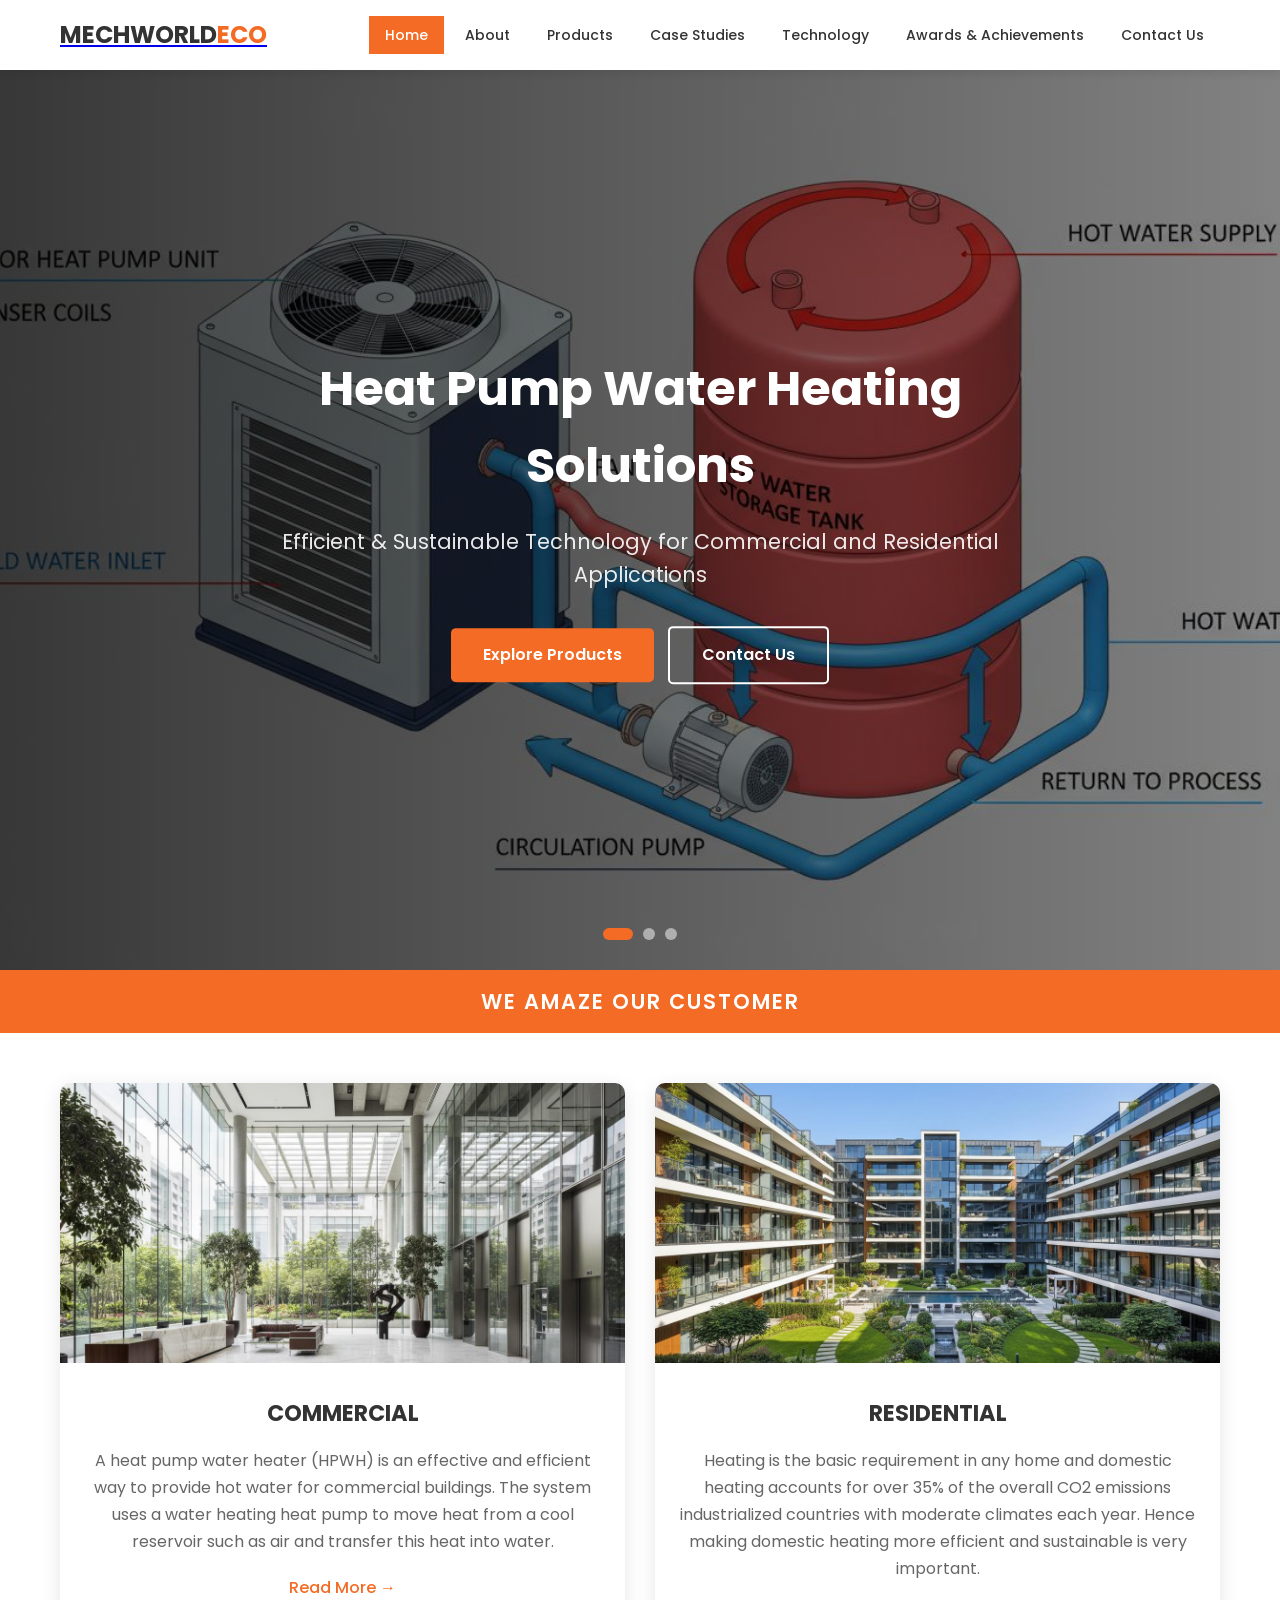
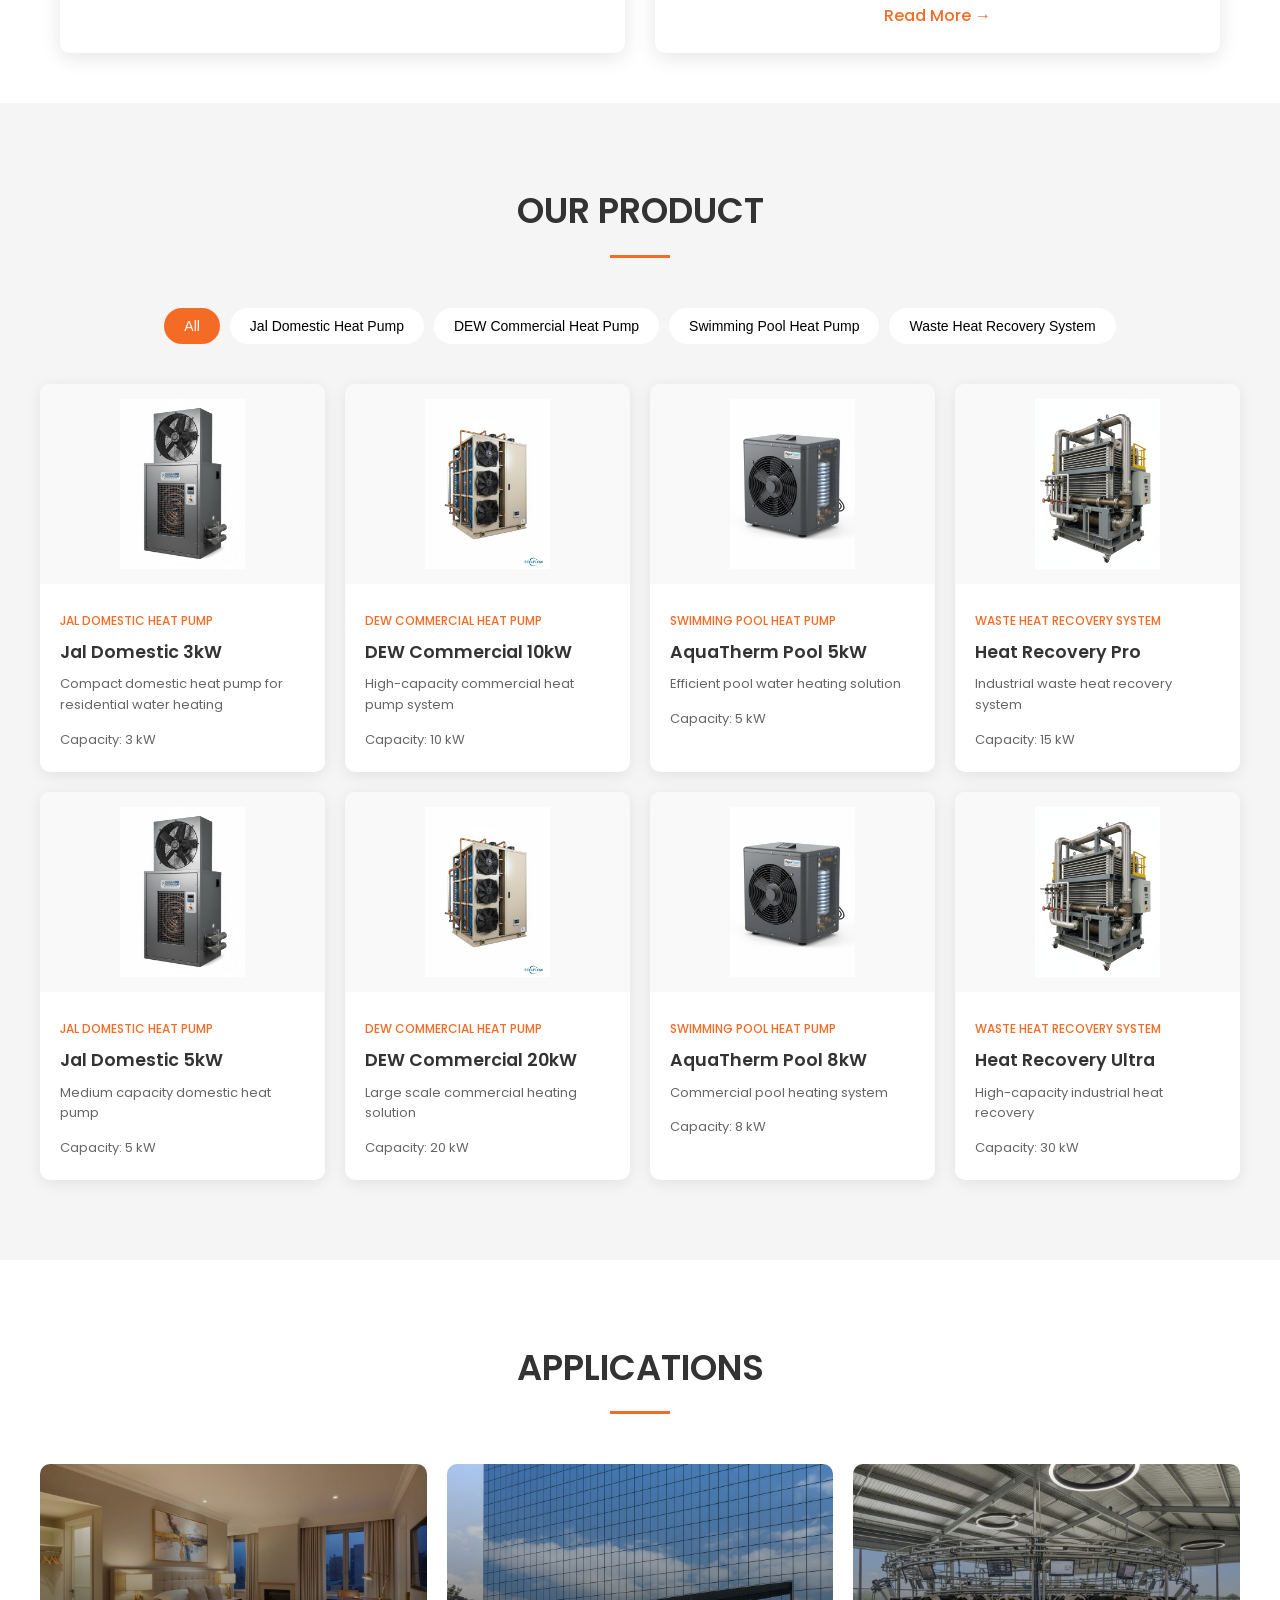
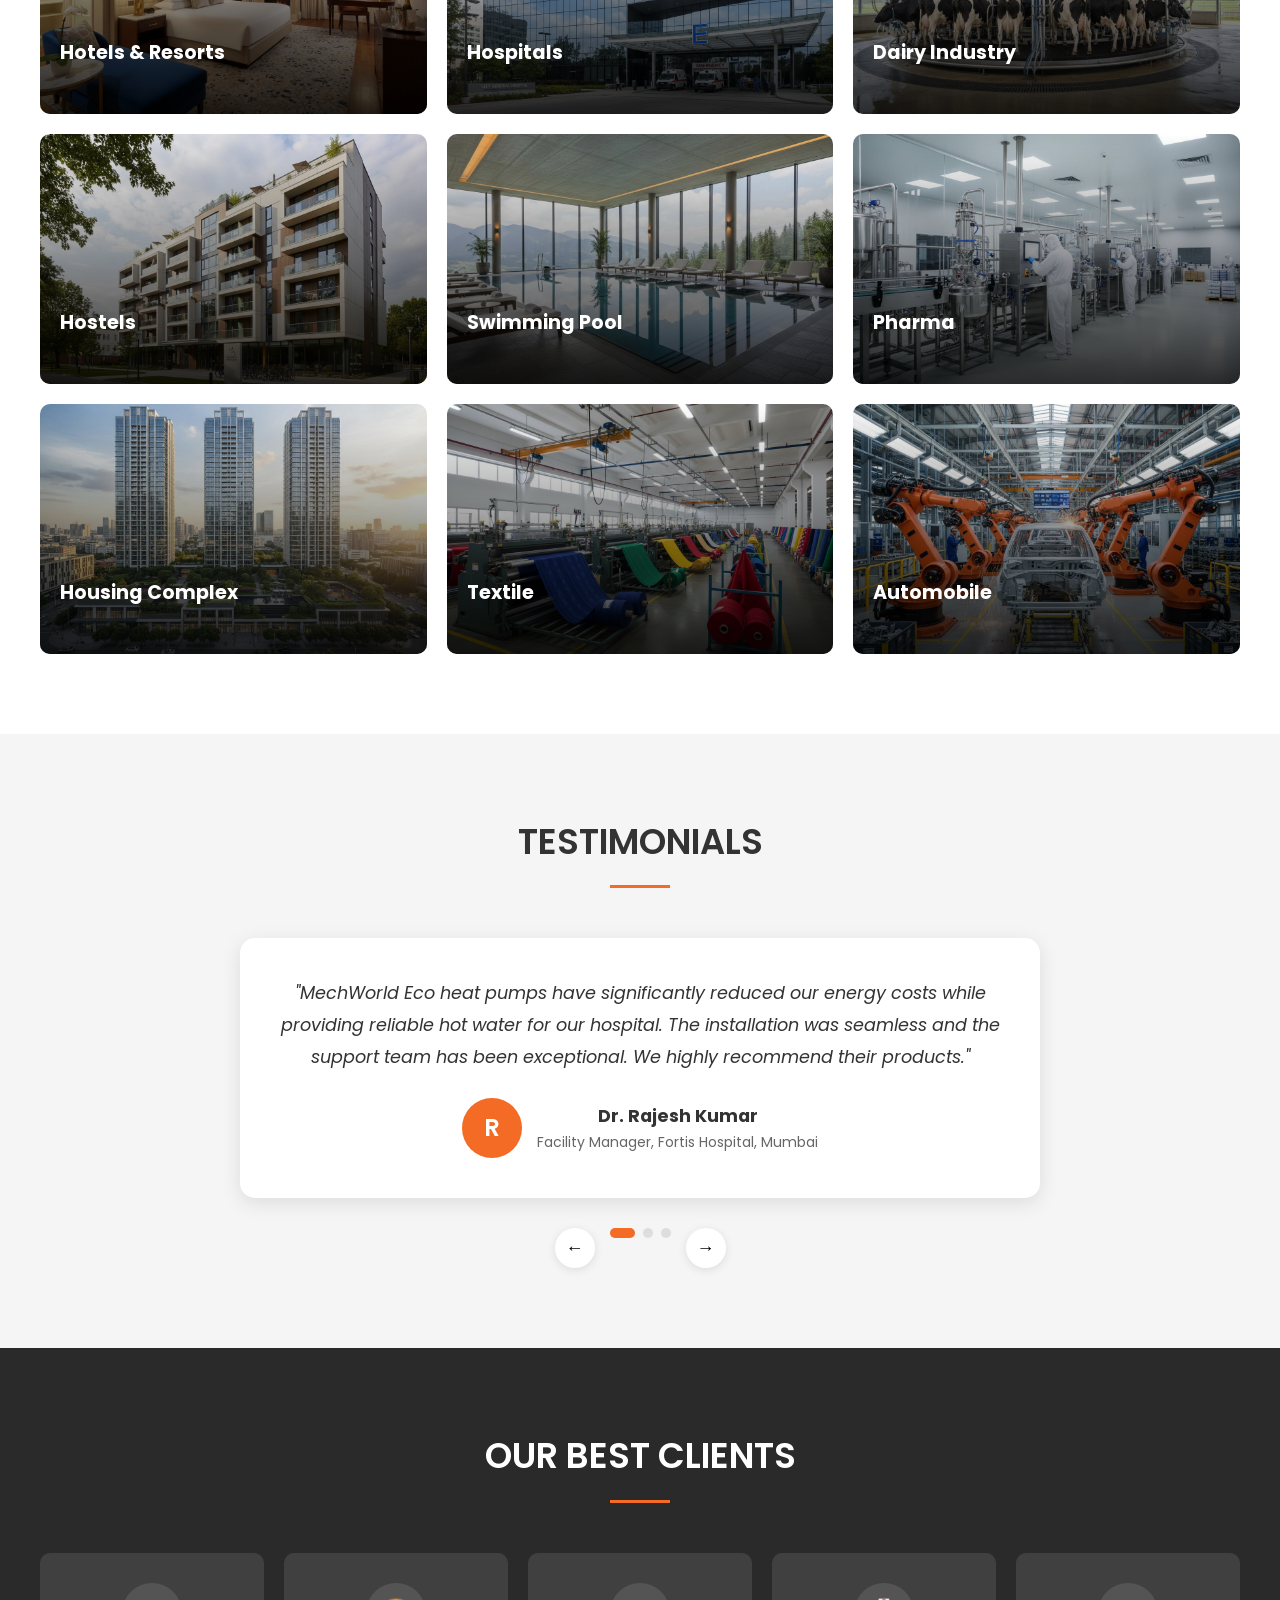
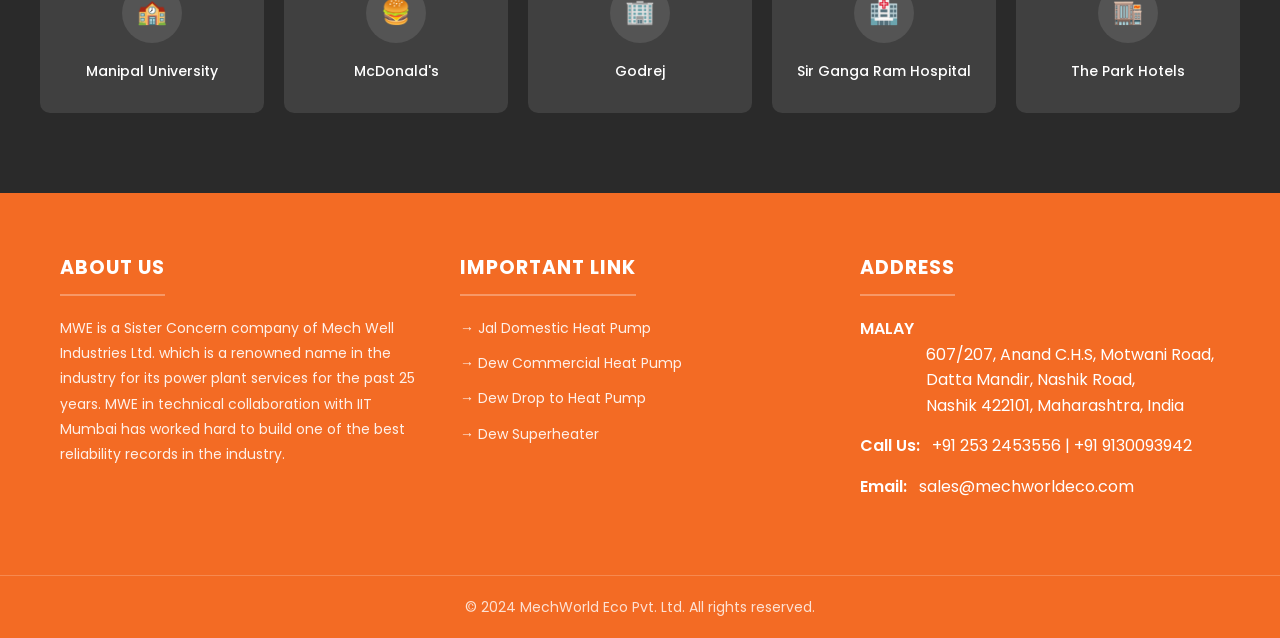
<file: Kimi_Agent_with_old_web_ref/erpnext_www/index.html>
<!DOCTYPE html>
<html lang="en">
<head>
    <meta charset="UTF-8">
    <meta name="viewport" content="width=device-width, initial-scale=1.0">
    <title>MechWorld Eco Pvt. Ltd. - Heat Pump Water Heating Solutions</title>
    <meta name="description" content="Leading manufacturer of heat pump water heaters for commercial and residential applications. Energy efficient, sustainable water heating solutions.">
    <link href="https://fonts.googleapis.com/css2?family=Poppins:wght@300;400;500;600;700&display=swap" rel="stylesheet">
    <style>
        :root {
            --primary: #F36B24;
            --primary-dark: #E55A15;
            --dark: #1a1a1a;
            --light: #ffffff;
            --gray: #f5f5f5;
            --text-dark: #333333;
            --text-light: #666666;
        }
        
        * {
            margin: 0;
            padding: 0;
            box-sizing: border-box;
        }
        
        body {
            font-family: 'Poppins', sans-serif;
            color: var(--text-dark);
            line-height: 1.6;
        }
        
        /* Navigation */
        nav {
            position: fixed;
            top: 0;
            left: 0;
            right: 0;
            z-index: 1000;
            background: white;
            box-shadow: 0 2px 10px rgba(0,0,0,0.1);
        }
        
        .nav-container {
            max-width: 1200px;
            margin: 0 auto;
            padding: 0 20px;
            display: flex;
            align-items: center;
            justify-content: space-between;
            height: 70px;
        }
        
        .logo {
            font-size: 1.5rem;
            font-weight: 700;
        }
        
        .logo span:first-child { color: var(--text-dark); }
        .logo span:last-child { color: var(--primary); }
        
        .nav-links {
            display: flex;
            gap: 5px;
        }
        
        .nav-links a {
            padding: 8px 16px;
            text-decoration: none;
            color: var(--text-dark);
            font-size: 14px;
            font-weight: 500;
            transition: all 0.3s;
        }
        
        .nav-links a:hover, .nav-links a.active {
            background: var(--primary);
            color: white;
        }
        
        .mobile-menu-btn {
            display: none;
            background: none;
            border: none;
            font-size: 24px;
            cursor: pointer;
        }
        
        /* Hero Section */
        .hero {
            height: 100vh;
            min-height: 600px;
            position: relative;
            overflow: hidden;
            margin-top: 70px;
        }
        
        .hero-slide {
            position: absolute;
            inset: 0;
            opacity: 0;
            transition: opacity 1s;
        }
        
        .hero-slide.active {
            opacity: 1;
        }
        
        .hero-slide img {
            width: 100%;
            height: 100%;
            object-fit: cover;
        }
        
        .hero-overlay {
            position: absolute;
            inset: 0;
            background: linear-gradient(to right, rgba(0,0,0,0.7), rgba(0,0,0,0.3));
        }
        
        .hero-content {
            position: absolute;
            top: 50%;
            left: 50%;
            transform: translate(-50%, -50%);
            text-align: center;
            color: white;
            z-index: 10;
            width: 90%;
            max-width: 800px;
        }
        
        .hero-content h1 {
            font-size: 3rem;
            font-weight: 700;
            margin-bottom: 20px;
        }
        
        .hero-content p {
            font-size: 1.3rem;
            margin-bottom: 30px;
            opacity: 0.9;
        }
        
        .btn-primary {
            display: inline-block;
            padding: 14px 32px;
            background: var(--primary);
            color: white;
            text-decoration: none;
            font-weight: 600;
            border-radius: 5px;
            transition: all 0.3s;
            margin: 5px;
        }
        
        .btn-primary:hover {
            background: var(--primary-dark);
            transform: translateY(-2px);
        }
        
        .btn-outline {
            display: inline-block;
            padding: 14px 32px;
            border: 2px solid white;
            color: white;
            text-decoration: none;
            font-weight: 600;
            border-radius: 5px;
            transition: all 0.3s;
            margin: 5px;
        }
        
        .btn-outline:hover {
            background: white;
            color: var(--dark);
        }
        
        .hero-dots {
            position: absolute;
            bottom: 30px;
            left: 50%;
            transform: translateX(-50%);
            display: flex;
            gap: 10px;
            z-index: 10;
        }
        
        .hero-dot {
            width: 12px;
            height: 12px;
            border-radius: 50%;
            background: rgba(255,255,255,0.5);
            cursor: pointer;
            transition: all 0.3s;
        }
        
        .hero-dot.active {
            background: var(--primary);
            width: 30px;
            border-radius: 6px;
        }
        
        /* Section Styles */
        section {
            padding: 80px 20px;
        }
        
        .container {
            max-width: 1200px;
            margin: 0 auto;
        }
        
        .section-title {
            text-align: center;
            font-size: 2.2rem;
            font-weight: 600;
            text-transform: uppercase;
            margin-bottom: 50px;
            position: relative;
        }
        
        .section-title::after {
            content: '';
            display: block;
            width: 60px;
            height: 3px;
            background: var(--primary);
            margin: 15px auto 0;
        }
        
        /* Orange Banner */
        .orange-banner {
            background: var(--primary);
            padding: 15px;
            text-align: center;
            color: white;
            font-size: 1.3rem;
            font-weight: 600;
            text-transform: uppercase;
            letter-spacing: 2px;
        }
        
        /* Customer Cards */
        .customer-section {
            padding: 0;
        }
        
        .customer-grid {
            display: grid;
            grid-template-columns: repeat(2, 1fr);
            gap: 30px;
            padding: 50px 20px;
        }
        
        .customer-card {
            background: white;
            border-radius: 10px;
            overflow: hidden;
            box-shadow: 0 5px 20px rgba(0,0,0,0.1);
            transition: all 0.3s;
        }
        
        .customer-card:hover {
            transform: translateY(-10px);
            box-shadow: 0 15px 40px rgba(0,0,0,0.15);
        }
        
        .customer-card img {
            width: 100%;
            height: 280px;
            object-fit: cover;
        }
        
        .customer-card-content {
            padding: 25px;
            text-align: center;
        }
        
        .customer-card h3 {
            font-size: 1.4rem;
            margin-bottom: 15px;
            color: var(--text-dark);
        }
        
        .customer-card p {
            color: var(--text-light);
            margin-bottom: 20px;
            line-height: 1.7;
        }
        
        .read-more {
            color: var(--primary);
            text-decoration: none;
            font-weight: 500;
            display: inline-flex;
            align-items: center;
            gap: 5px;
        }
        
        /* Products Section */
        .products-section {
            background: var(--gray);
        }
        
        .filter-tabs {
            display: flex;
            flex-wrap: wrap;
            justify-content: center;
            gap: 10px;
            margin-bottom: 40px;
        }
        
        .filter-tab {
            padding: 10px 20px;
            background: white;
            border: none;
            border-radius: 25px;
            cursor: pointer;
            font-size: 14px;
            transition: all 0.3s;
        }
        
        .filter-tab:hover, .filter-tab.active {
            background: var(--primary);
            color: white;
        }
        
        .products-grid {
            display: grid;
            grid-template-columns: repeat(4, 1fr);
            gap: 20px;
        }
        
        .product-card {
            background: white;
            border-radius: 10px;
            overflow: hidden;
            box-shadow: 0 3px 15px rgba(0,0,0,0.08);
            transition: all 0.3s;
        }
        
        .product-card:hover {
            transform: translateY(-5px);
            box-shadow: 0 10px 30px rgba(0,0,0,0.12);
        }
        
        .product-card img {
            width: 100%;
            height: 200px;
            object-fit: contain;
            padding: 15px;
            background: #f9f9f9;
        }
        
        .product-info {
            padding: 20px;
        }
        
        .product-category {
            font-size: 12px;
            color: var(--primary);
            text-transform: uppercase;
            font-weight: 500;
        }
        
        .product-name {
            font-size: 1.1rem;
            font-weight: 600;
            margin: 8px 0;
        }
        
        .product-desc {
            font-size: 13px;
            color: var(--text-light);
            margin-bottom: 10px;
        }
        
        .product-capacity {
            font-size: 13px;
            color: var(--text-light);
        }
        
        /* Applications Section */
        .applications-grid {
            display: grid;
            grid-template-columns: repeat(3, 1fr);
            gap: 20px;
        }
        
        .application-card {
            position: relative;
            border-radius: 10px;
            overflow: hidden;
            height: 250px;
            cursor: pointer;
        }
        
        .application-card img {
            width: 100%;
            height: 100%;
            object-fit: cover;
            transition: transform 0.5s;
        }
        
        .application-card:hover img {
            transform: scale(1.1);
        }
        
        .application-overlay {
            position: absolute;
            inset: 0;
            background: linear-gradient(to top, rgba(0,0,0,0.8), transparent);
            display: flex;
            flex-direction: column;
            justify-content: flex-end;
            padding: 20px;
        }
        
        .application-card h3 {
            color: white;
            font-size: 1.2rem;
            margin-bottom: 5px;
        }
        
        .application-card p {
            color: rgba(255,255,255,0.8);
            font-size: 13px;
            opacity: 0;
            transform: translateY(10px);
            transition: all 0.3s;
        }
        
        .application-card:hover p {
            opacity: 1;
            transform: translateY(0);
        }
        
        .application-bar {
            position: absolute;
            bottom: 0;
            left: 0;
            height: 3px;
            background: var(--primary);
            width: 0;
            transition: width 0.3s;
        }
        
        .application-card:hover .application-bar {
            width: 100%;
        }
        
        /* Testimonials */
        .testimonials-section {
            background: var(--gray);
        }
        
        .testimonial-slider {
            max-width: 800px;
            margin: 0 auto;
            position: relative;
        }
        
        .testimonial-card {
            background: white;
            padding: 40px;
            border-radius: 15px;
            box-shadow: 0 5px 20px rgba(0,0,0,0.1);
            text-align: center;
        }
        
        .testimonial-card p {
            font-size: 1.1rem;
            color: var(--text-dark);
            font-style: italic;
            margin-bottom: 25px;
            line-height: 1.8;
        }
        
        .testimonial-author {
            display: flex;
            align-items: center;
            justify-content: center;
            gap: 15px;
        }
        
        .author-avatar {
            width: 60px;
            height: 60px;
            border-radius: 50%;
            background: var(--primary);
            display: flex;
            align-items: center;
            justify-content: center;
            color: white;
            font-size: 1.5rem;
            font-weight: 600;
        }
        
        .author-info h4 {
            font-size: 1.1rem;
            color: var(--text-dark);
        }
        
        .author-info p {
            font-size: 14px;
            color: var(--text-light);
            font-style: normal;
            margin: 0;
        }
        
        .testimonial-nav {
            display: flex;
            justify-content: center;
            gap: 15px;
            margin-top: 30px;
        }
        
        .testimonial-nav button {
            width: 40px;
            height: 40px;
            border-radius: 50%;
            border: none;
            background: white;
            cursor: pointer;
            font-size: 18px;
            transition: all 0.3s;
            box-shadow: 0 2px 10px rgba(0,0,0,0.1);
        }
        
        .testimonial-nav button:hover {
            background: var(--primary);
            color: white;
        }
        
        .testimonial-dots {
            display: flex;
            gap: 8px;
        }
        
        .testimonial-dot {
            width: 10px;
            height: 10px;
            border-radius: 50%;
            background: #ddd;
            cursor: pointer;
            transition: all 0.3s;
        }
        
        .testimonial-dot.active {
            background: var(--primary);
            width: 25px;
            border-radius: 5px;
        }
        
        /* Clients Section */
        .clients-section {
            background: #2a2a2a;
            color: white;
        }
        
        .clients-section .section-title {
            color: white;
        }
        
        .clients-grid {
            display: grid;
            grid-template-columns: repeat(5, 1fr);
            gap: 20px;
        }
        
        .client-card {
            background: rgba(255,255,255,0.1);
            padding: 30px 20px;
            border-radius: 10px;
            text-align: center;
            transition: all 0.3s;
        }
        
        .client-card:hover {
            background: rgba(255,255,255,0.2);
        }
        
        .client-icon {
            width: 60px;
            height: 60px;
            margin: 0 auto 15px;
            background: rgba(255,255,255,0.1);
            border-radius: 50%;
            display: flex;
            align-items: center;
            justify-content: center;
            font-size: 24px;
        }
        
        .client-card:hover .client-icon {
            background: var(--primary);
        }
        
        .client-card span {
            font-size: 14px;
            font-weight: 500;
        }
        
        /* Footer */
        footer {
            background: var(--primary);
            color: white;
        }
        
        .footer-content {
            display: grid;
            grid-template-columns: repeat(3, 1fr);
            gap: 40px;
            padding: 60px 20px;
        }
        
        .footer-column h3 {
            font-size: 1.2rem;
            margin-bottom: 20px;
            text-transform: uppercase;
            letter-spacing: 1px;
            border-bottom: 2px solid rgba(255,255,255,0.3);
            padding-bottom: 10px;
            display: inline-block;
        }
        
        .footer-column p, .footer-column a {
            color: rgba(255,255,255,0.9);
            font-size: 14px;
            line-height: 1.8;
            text-decoration: none;
        }
        
        .footer-column a:hover {
            text-decoration: underline;
        }
        
        .footer-links {
            list-style: none;
        }
        
        .footer-links li {
            margin-bottom: 10px;
        }
        
        .footer-links a {
            display: flex;
            align-items: center;
            gap: 8px;
        }
        
        .contact-item {
            display: flex;
            gap: 12px;
            margin-bottom: 15px;
        }
        
        .contact-item span:first-child {
            font-weight: 600;
        }
        
        .footer-bottom {
            border-top: 1px solid rgba(255,255,255,0.2);
            padding: 20px;
            text-align: center;
            font-size: 14px;
            color: rgba(255,255,255,0.8);
        }
        
        /* Responsive */
        @media (max-width: 1024px) {
            .products-grid {
                grid-template-columns: repeat(3, 1fr);
            }
            
            .clients-grid {
                grid-template-columns: repeat(3, 1fr);
            }
        }
        
        @media (max-width: 768px) {
            .nav-links {
                display: none;
            }
            
            .mobile-menu-btn {
                display: block;
            }
            
            .hero-content h1 {
                font-size: 2rem;
            }
            
            .customer-grid {
                grid-template-columns: 1fr;
            }
            
            .products-grid {
                grid-template-columns: repeat(2, 1fr);
            }
            
            .applications-grid {
                grid-template-columns: repeat(2, 1fr);
            }
            
            .clients-grid {
                grid-template-columns: repeat(2, 1fr);
            }
            
            .footer-content {
                grid-template-columns: 1fr;
            }
        }
        
        @media (max-width: 480px) {
            .products-grid {
                grid-template-columns: 1fr;
            }
            
            .applications-grid {
                grid-template-columns: 1fr;
            }
            
            .clients-grid {
                grid-template-columns: 1fr;
            }
        }
    </style>
</head>
<body>
    <!-- Navigation -->
    <nav>
        <div class="nav-container">
            <a href="#" class="logo">
                <span>MECHWORLD</span><span>ECO</span>
            </a>
            <div class="nav-links">
                <a href="#home" class="active">Home</a>
                <a href="#about">About</a>
                <a href="#products">Products</a>
                <a href="#case-studies">Case Studies</a>
                <a href="#technology">Technology</a>
                <a href="#awards">Awards & Achievements</a>
                <a href="#contact">Contact Us</a>
            </div>
            <button class="mobile-menu-btn">☰</button>
        </div>
    </nav>

    <!-- Hero Section -->
    <section class="hero" id="home">
        <div class="hero-slide active">
            <img src="hero_system.jpg" alt="Heat Pump System">
            <div class="hero-overlay"></div>
        </div>
        <div class="hero-slide">
            <img src="product_commercial.jpg" alt="Commercial Heat Pump">
            <div class="hero-overlay"></div>
        </div>
        <div class="hero-slide">
            <img src="product_domestic.jpg" alt="Domestic Heat Pump">
            <div class="hero-overlay"></div>
        </div>
        
        <div class="hero-content">
            <h1>Heat Pump Water Heating Solutions</h1>
            <p>Efficient & Sustainable Technology for Commercial and Residential Applications</p>
            <div>
                <a href="#products" class="btn-primary">Explore Products</a>
                <a href="#contact" class="btn-outline">Contact Us</a>
            </div>
        </div>
        
        <div class="hero-dots">
            <span class="hero-dot active" onclick="changeSlide(0)"></span>
            <span class="hero-dot" onclick="changeSlide(1)"></span>
            <span class="hero-dot" onclick="changeSlide(2)"></span>
        </div>
    </section>

    <!-- Customer Section -->
    <section class="customer-section">
        <div class="orange-banner">We Amaze Our Customer</div>
        <div class="customer-grid container">
            <div class="customer-card">
                <img src="commercial_building.jpg" alt="Commercial">
                <div class="customer-card-content">
                    <h3>COMMERCIAL</h3>
                    <p>A heat pump water heater (HPWH) is an effective and efficient way to provide hot water for commercial buildings. The system uses a water heating heat pump to move heat from a cool reservoir such as air and transfer this heat into water.</p>
                    <a href="#products" class="read-more">Read More →</a>
                </div>
            </div>
            <div class="customer-card">
                <img src="residential_building.jpg" alt="Residential">
                <div class="customer-card-content">
                    <h3>RESIDENTIAL</h3>
                    <p>Heating is the basic requirement in any home and domestic heating accounts for over 35% of the overall CO2 emissions industrialized countries with moderate climates each year. Hence making domestic heating more efficient and sustainable is very important.</p>
                    <a href="#products" class="read-more">Read More →</a>
                </div>
            </div>
        </div>
    </section>

    <!-- Products Section -->
    <section class="products-section" id="products">
        <div class="container">
            <h2 class="section-title">Our Product</h2>
            
            <div class="filter-tabs">
                <button class="filter-tab active" onclick="filterProducts('all', this)">All</button>
                <button class="filter-tab" onclick="filterProducts('domestic', this)">Jal Domestic Heat Pump</button>
                <button class="filter-tab" onclick="filterProducts('commercial', this)">DEW Commercial Heat Pump</button>
                <button class="filter-tab" onclick="filterProducts('pool', this)">Swimming Pool Heat Pump</button>
                <button class="filter-tab" onclick="filterProducts('waste', this)">Waste Heat Recovery System</button>
            </div>
            
            <div class="products-grid">
                <div class="product-card" data-category="domestic">
                    <img src="product_domestic.jpg" alt="Jal Domestic 3kW">
                    <div class="product-info">
                        <div class="product-category">Jal Domestic Heat Pump</div>
                        <h4 class="product-name">Jal Domestic 3kW</h4>
                        <p class="product-desc">Compact domestic heat pump for residential water heating</p>
                        <span class="product-capacity">Capacity: 3 kW</span>
                    </div>
                </div>
                <div class="product-card" data-category="commercial">
                    <img src="product_commercial.jpg" alt="DEW Commercial 10kW">
                    <div class="product-info">
                        <div class="product-category">DEW Commercial Heat Pump</div>
                        <h4 class="product-name">DEW Commercial 10kW</h4>
                        <p class="product-desc">High-capacity commercial heat pump system</p>
                        <span class="product-capacity">Capacity: 10 kW</span>
                    </div>
                </div>
                <div class="product-card" data-category="pool">
                    <img src="product_pool.jpg" alt="AquaTherm Pool 5kW">
                    <div class="product-info">
                        <div class="product-category">Swimming Pool Heat Pump</div>
                        <h4 class="product-name">AquaTherm Pool 5kW</h4>
                        <p class="product-desc">Efficient pool water heating solution</p>
                        <span class="product-capacity">Capacity: 5 kW</span>
                    </div>
                </div>
                <div class="product-card" data-category="waste">
                    <img src="product_wasteheat.jpg" alt="Heat Recovery Pro">
                    <div class="product-info">
                        <div class="product-category">Waste Heat Recovery System</div>
                        <h4 class="product-name">Heat Recovery Pro</h4>
                        <p class="product-desc">Industrial waste heat recovery system</p>
                        <span class="product-capacity">Capacity: 15 kW</span>
                    </div>
                </div>
                <div class="product-card" data-category="domestic">
                    <img src="product_domestic.jpg" alt="Jal Domestic 5kW">
                    <div class="product-info">
                        <div class="product-category">Jal Domestic Heat Pump</div>
                        <h4 class="product-name">Jal Domestic 5kW</h4>
                        <p class="product-desc">Medium capacity domestic heat pump</p>
                        <span class="product-capacity">Capacity: 5 kW</span>
                    </div>
                </div>
                <div class="product-card" data-category="commercial">
                    <img src="product_commercial.jpg" alt="DEW Commercial 20kW">
                    <div class="product-info">
                        <div class="product-category">DEW Commercial Heat Pump</div>
                        <h4 class="product-name">DEW Commercial 20kW</h4>
                        <p class="product-desc">Large scale commercial heating solution</p>
                        <span class="product-capacity">Capacity: 20 kW</span>
                    </div>
                </div>
                <div class="product-card" data-category="pool">
                    <img src="product_pool.jpg" alt="AquaTherm Pool 8kW">
                    <div class="product-info">
                        <div class="product-category">Swimming Pool Heat Pump</div>
                        <h4 class="product-name">AquaTherm Pool 8kW</h4>
                        <p class="product-desc">Commercial pool heating system</p>
                        <span class="product-capacity">Capacity: 8 kW</span>
                    </div>
                </div>
                <div class="product-card" data-category="waste">
                    <img src="product_wasteheat.jpg" alt="Heat Recovery Ultra">
                    <div class="product-info">
                        <div class="product-category">Waste Heat Recovery System</div>
                        <h4 class="product-name">Heat Recovery Ultra</h4>
                        <p class="product-desc">High-capacity industrial heat recovery</p>
                        <span class="product-capacity">Capacity: 30 kW</span>
                    </div>
                </div>
            </div>
        </div>
    </section>

    <!-- Applications Section -->
    <section class="applications-section" id="applications">
        <div class="container">
            <h2 class="section-title">Applications</h2>
            
            <div class="applications-grid">
                <div class="application-card">
                    <img src="app_hotel.jpg" alt="Hotels & Resorts">
                    <div class="application-overlay">
                        <h3>Hotels & Resorts</h3>
                        <p>Reliable hot water supply for hospitality industry</p>
                    </div>
                    <div class="application-bar"></div>
                </div>
                <div class="application-card">
                    <img src="app_hospital.jpg" alt="Hospitals">
                    <div class="application-overlay">
                        <h3>Hospitals</h3>
                        <p>Sanitary hot water for healthcare facilities</p>
                    </div>
                    <div class="application-bar"></div>
                </div>
                <div class="application-card">
                    <img src="app_dairy.jpg" alt="Dairy Industry">
                    <div class="application-overlay">
                        <h3>Dairy Industry</h3>
                        <p>Process heating for dairy operations</p>
                    </div>
                    <div class="application-bar"></div>
                </div>
                <div class="application-card">
                    <img src="app_hostel.jpg" alt="Hostels">
                    <div class="application-overlay">
                        <h3>Hostels</h3>
                        <p>Cost-effective water heating for accommodations</p>
                    </div>
                    <div class="application-bar"></div>
                </div>
                <div class="application-card">
                    <img src="app_pool.jpg" alt="Swimming Pool">
                    <div class="application-overlay">
                        <h3>Swimming Pool</h3>
                        <p>Pool water heating and temperature control</p>
                    </div>
                    <div class="application-bar"></div>
                </div>
                <div class="application-card">
                    <img src="app_pharma.jpg" alt="Pharma">
                    <div class="application-overlay">
                        <h3>Pharma</h3>
                        <p>Precision heating for pharmaceutical processes</p>
                    </div>
                    <div class="application-bar"></div>
                </div>
                <div class="application-card">
                    <img src="app_housing.jpg" alt="Housing Complex">
                    <div class="application-overlay">
                        <h3>Housing Complex</h3>
                        <p>Centralized hot water for residential communities</p>
                    </div>
                    <div class="application-bar"></div>
                </div>
                <div class="application-card">
                    <img src="app_textile.jpg" alt="Textile">
                    <div class="application-overlay">
                        <h3>Textile</h3>
                        <p>Process heating for textile manufacturing</p>
                    </div>
                    <div class="application-bar"></div>
                </div>
                <div class="application-card">
                    <img src="app_automobile.jpg" alt="Automobile">
                    <div class="application-overlay">
                        <h3>Automobile</h3>
                        <p>Industrial heating for automotive sector</p>
                    </div>
                    <div class="application-bar"></div>
                </div>
            </div>
        </div>
    </section>

    <!-- Testimonials Section -->
    <section class="testimonials-section" id="testimonials">
        <div class="container">
            <h2 class="section-title">Testimonials</h2>
            
            <div class="testimonial-slider">
                <div class="testimonial-card" id="testimonial-0">
                    <p>"MechWorld Eco heat pumps have significantly reduced our energy costs while providing reliable hot water for our hospital. The installation was seamless and the support team has been exceptional. We highly recommend their products."</p>
                    <div class="testimonial-author">
                        <div class="author-avatar">R</div>
                        <div class="author-info">
                            <h4>Dr. Rajesh Kumar</h4>
                            <p>Facility Manager, Fortis Hospital, Mumbai</p>
                        </div>
                    </div>
                </div>
                <div class="testimonial-card" id="testimonial-1" style="display:none;">
                    <p>"We installed MechWorld Eco heat pumps in our hostel facilities and have seen remarkable energy savings. The system is efficient, reliable, and requires minimal maintenance. A great investment for any institution."</p>
                    <div class="testimonial-author">
                        <div class="author-avatar">S</div>
                        <div class="author-info">
                            <h4>Prof. S. M. Deshpande</h4>
                            <p>Principal, College of Engineering Pune</p>
                        </div>
                    </div>
                </div>
                <div class="testimonial-card" id="testimonial-2" style="display:none;">
                    <p>"Our hotel requires consistent hot water supply for our guests. MechWorld Eco heat pumps deliver exactly that with impressive energy efficiency. Our guests are happy, and so are we with the reduced utility bills."</p>
                    <div class="testimonial-author">
                        <div class="author-avatar">A</div>
                        <div class="author-info">
                            <h4>Mr. Amit Sharma</h4>
                            <p>General Manager, Hotel Silver Oak, Nashik</p>
                        </div>
                    </div>
                </div>
            </div>
            
            <div class="testimonial-nav">
                <button onclick="prevTestimonial()">←</button>
                <div class="testimonial-dots">
                    <span class="testimonial-dot active" onclick="showTestimonial(0)"></span>
                    <span class="testimonial-dot" onclick="showTestimonial(1)"></span>
                    <span class="testimonial-dot" onclick="showTestimonial(2)"></span>
                </div>
                <button onclick="nextTestimonial()">→</button>
            </div>
        </div>
    </section>

    <!-- Clients Section -->
    <section class="clients-section" id="clients">
        <div class="container">
            <h2 class="section-title">Our Best Clients</h2>
            
            <div class="clients-grid">
                <div class="client-card">
                    <div class="client-icon">🏫</div>
                    <span>Manipal University</span>
                </div>
                <div class="client-card">
                    <div class="client-icon">🍔</div>
                    <span>McDonald's</span>
                </div>
                <div class="client-card">
                    <div class="client-icon">🏢</div>
                    <span>Godrej</span>
                </div>
                <div class="client-card">
                    <div class="client-icon">🏥</div>
                    <span>Sir Ganga Ram Hospital</span>
                </div>
                <div class="client-card">
                    <div class="client-icon">🏬</div>
                    <span>The Park Hotels</span>
                </div>
            </div>
        </div>
    </section>

    <!-- Footer -->
    <footer id="contact">
        <div class="footer-content container">
            <div class="footer-column">
                <h3>About Us</h3>
                <p>MWE is a Sister Concern company of Mech Well Industries Ltd. which is a renowned name in the industry for its power plant services for the past 25 years. MWE in technical collaboration with IIT Mumbai has worked hard to build one of the best reliability records in the industry.</p>
            </div>
            <div class="footer-column">
                <h3>Important Link</h3>
                <ul class="footer-links">
                    <li><a href="#products">→ Jal Domestic Heat Pump</a></li>
                    <li><a href="#products">→ Dew Commercial Heat Pump</a></li>
                    <li><a href="#products">→ Dew Drop to Heat Pump</a></li>
                    <li><a href="#products">→ Dew Superheater</a></li>
                </ul>
            </div>
            <div class="footer-column">
                <h3>Address</h3>
                <div class="contact-item">
                    <span>MALAY</span><br>
                    607/207, Anand C.H.S, Motwani Road,<br>
                    Datta Mandir, Nashik Road,<br>
                    Nashik 422101, Maharashtra, India
                </div>
                <div class="contact-item">
                    <span>Call Us:</span> +91 253 2453556 | +91 9130093942
                </div>
                <div class="contact-item">
                    <span>Email:</span> sales@mechworldeco.com
                </div>
            </div>
        </div>
        <div class="footer-bottom">
            <p>&copy; 2024 MechWorld Eco Pvt. Ltd. All rights reserved.</p>
        </div>
    </footer>

    <script>
        // Hero Slider
        let currentSlide = 0;
        const slides = document.querySelectorAll('.hero-slide');
        const dots = document.querySelectorAll('.hero-dot');
        
        function changeSlide(index) {
            slides[currentSlide].classList.remove('active');
            dots[currentSlide].classList.remove('active');
            currentSlide = index;
            slides[currentSlide].classList.add('active');
            dots[currentSlide].classList.add('active');
        }
        
        setInterval(() => {
            changeSlide((currentSlide + 1) % slides.length);
        }, 5000);
        
        // Product Filter
        function filterProducts(category, btn) {
            document.querySelectorAll('.filter-tab').forEach(tab => tab.classList.remove('active'));
            btn.classList.add('active');
            
            document.querySelectorAll('.product-card').forEach(card => {
                if (category === 'all' || card.dataset.category === category) {
                    card.style.display = 'block';
                } else {
                    card.style.display = 'none';
                }
            });
        }
        
        // Testimonials
        let currentTestimonial = 0;
        const testimonials = document.querySelectorAll('.testimonial-card');
        const testimonialDots = document.querySelectorAll('.testimonial-dot');
        
        function showTestimonial(index) {
            testimonials[currentTestimonial].style.display = 'none';
            testimonialDots[currentTestimonial].classList.remove('active');
            currentTestimonial = index;
            testimonials[currentTestimonial].style.display = 'block';
            testimonialDots[currentTestimonial].classList.add('active');
        }
        
        function nextTestimonial() {
            showTestimonial((currentTestimonial + 1) % testimonials.length);
        }
        
        function prevTestimonial() {
            showTestimonial((currentTestimonial - 1 + testimonials.length) % testimonials.length);
        }
        
        // Smooth Scroll
        document.querySelectorAll('a[href^="#"]').forEach(anchor => {
            anchor.addEventListener('click', function(e) {
                e.preventDefault();
                const target = document.querySelector(this.getAttribute('href'));
                if (target) {
                    target.scrollIntoView({ behavior: 'smooth' });
                }
            });
        });
    </script>
</body>
</html>
</file>
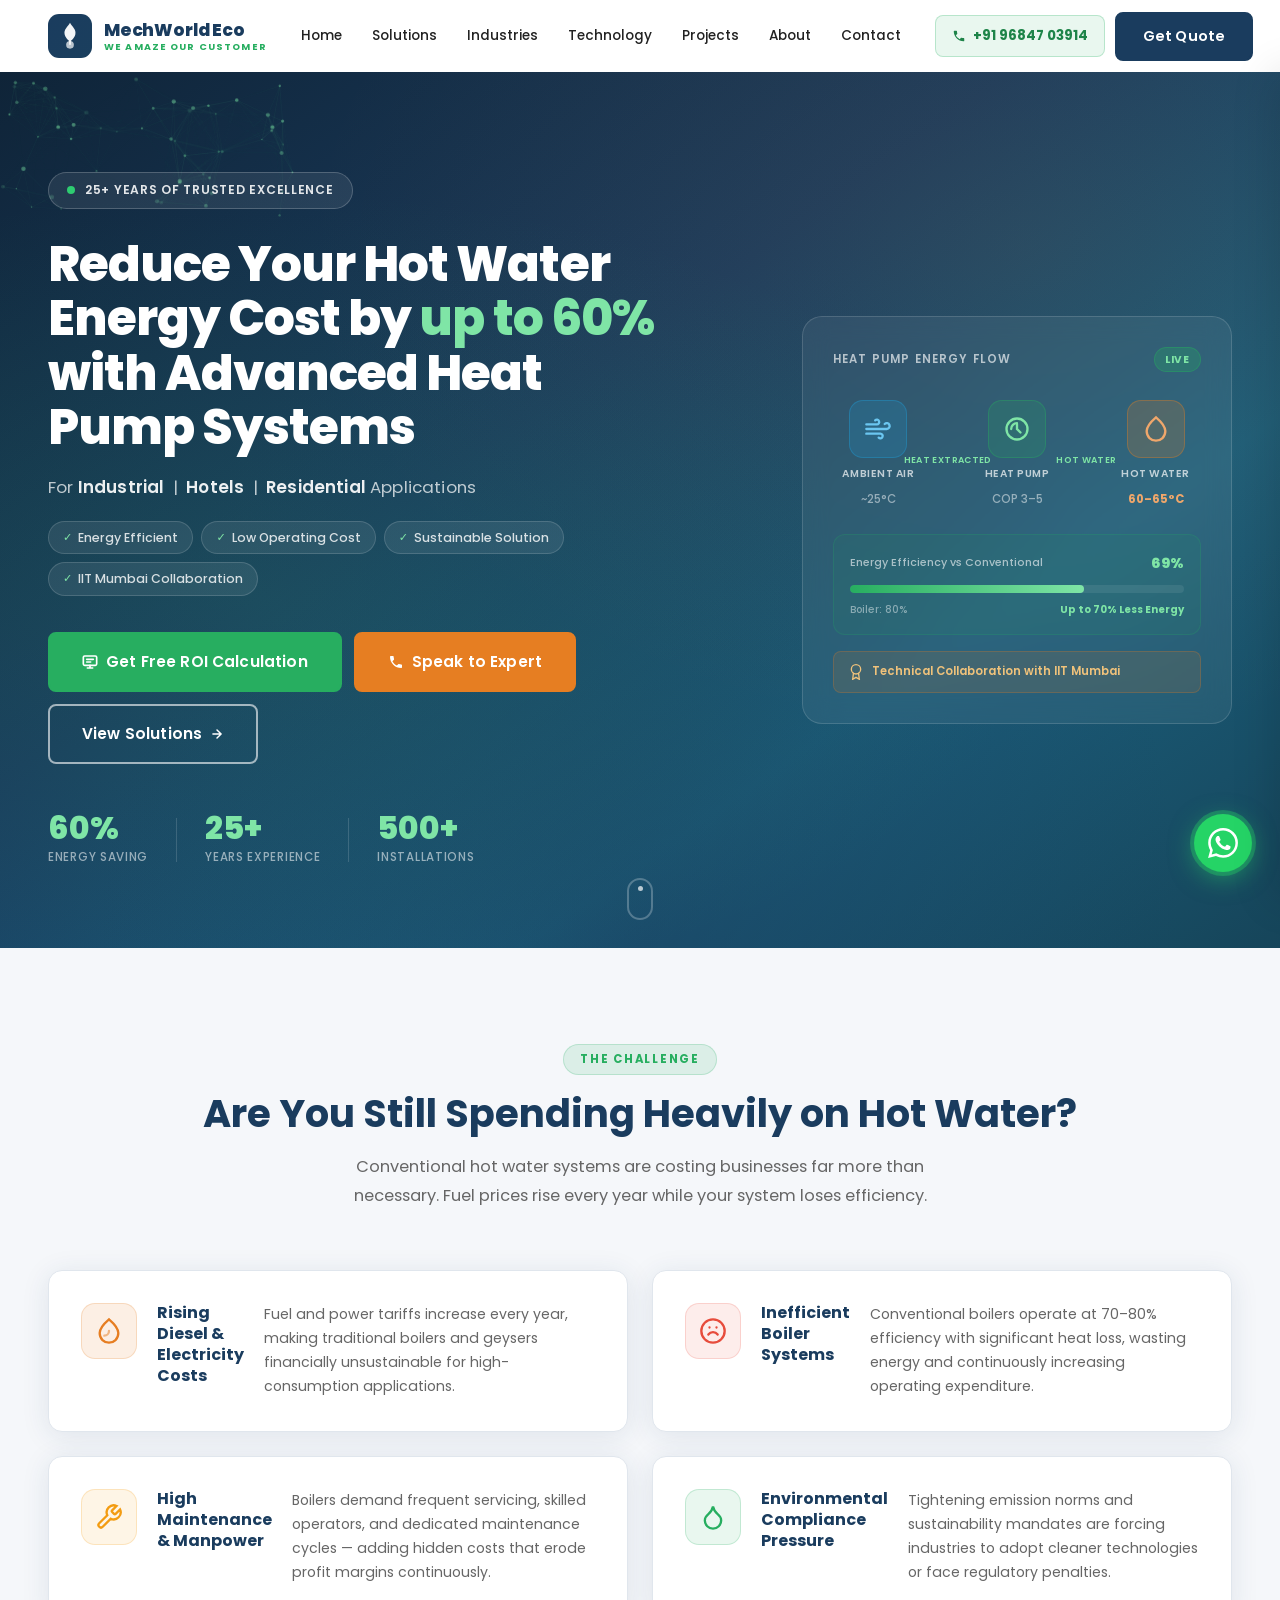
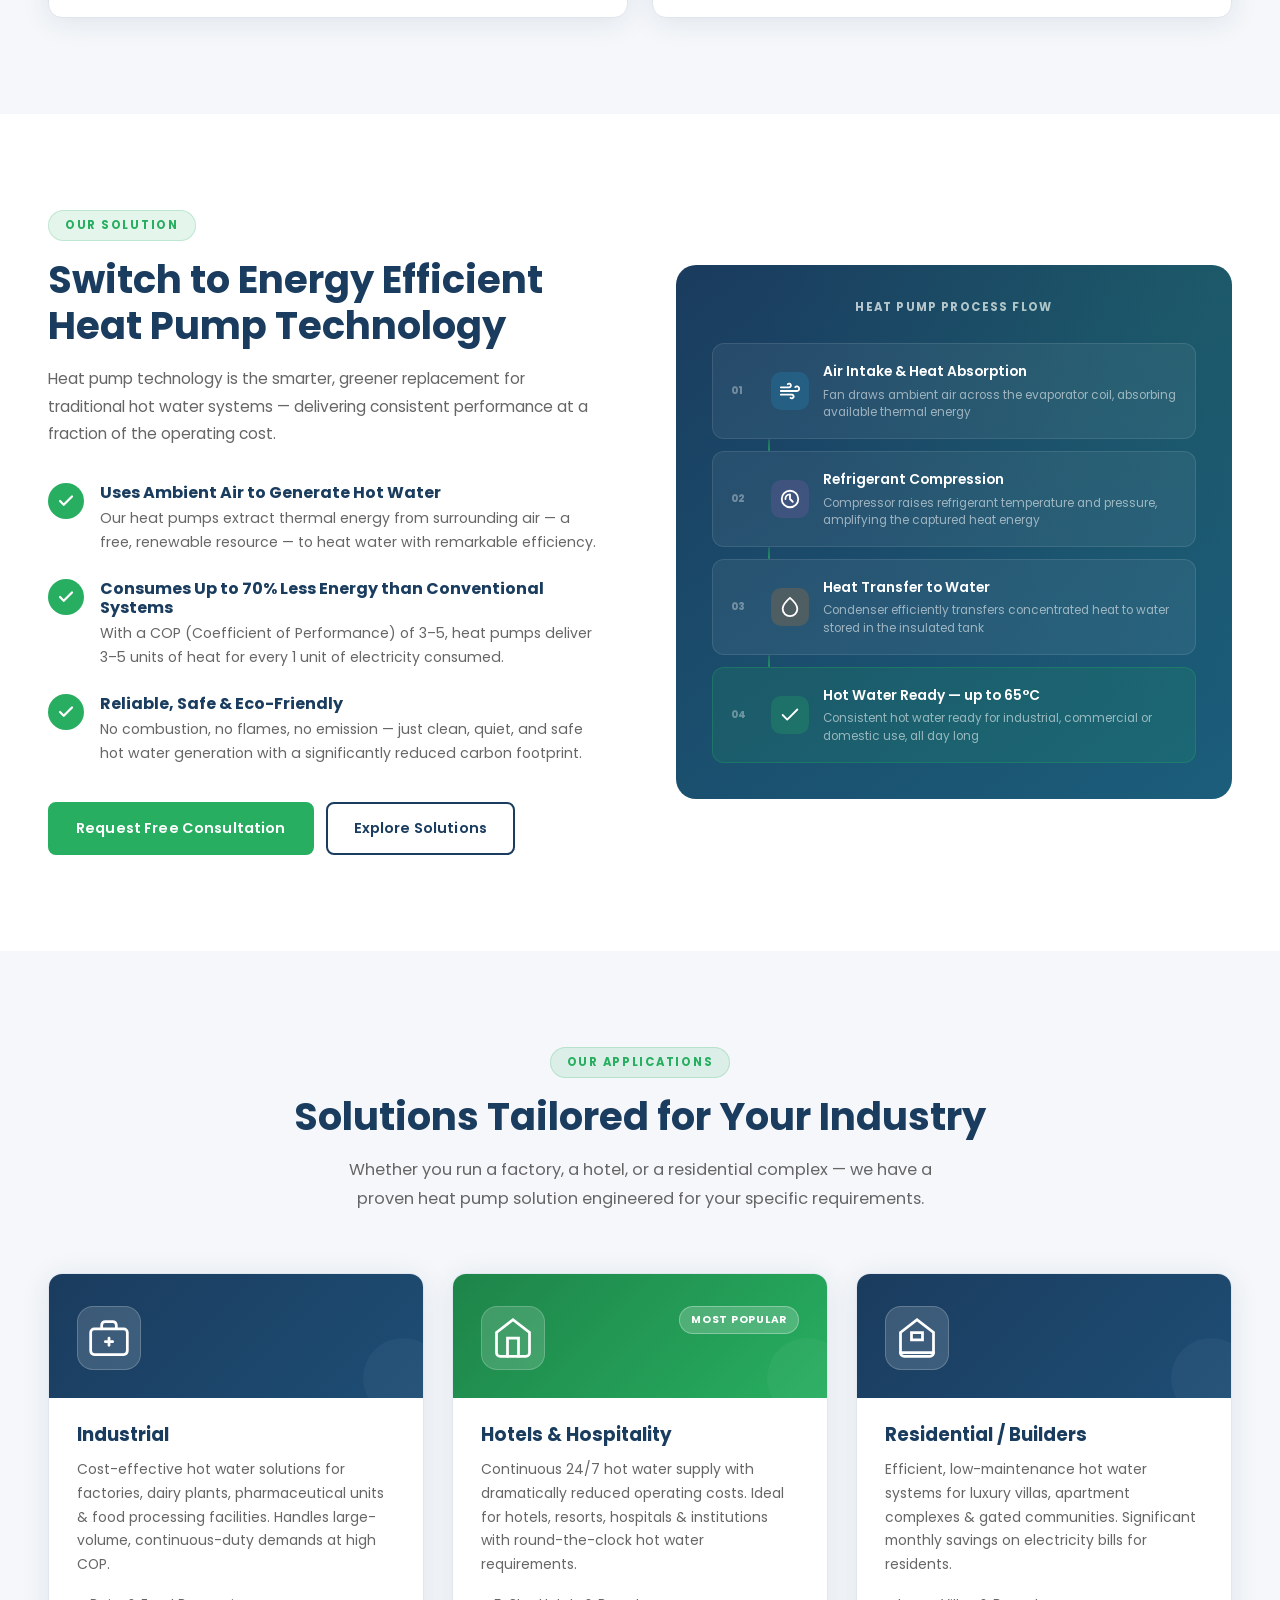
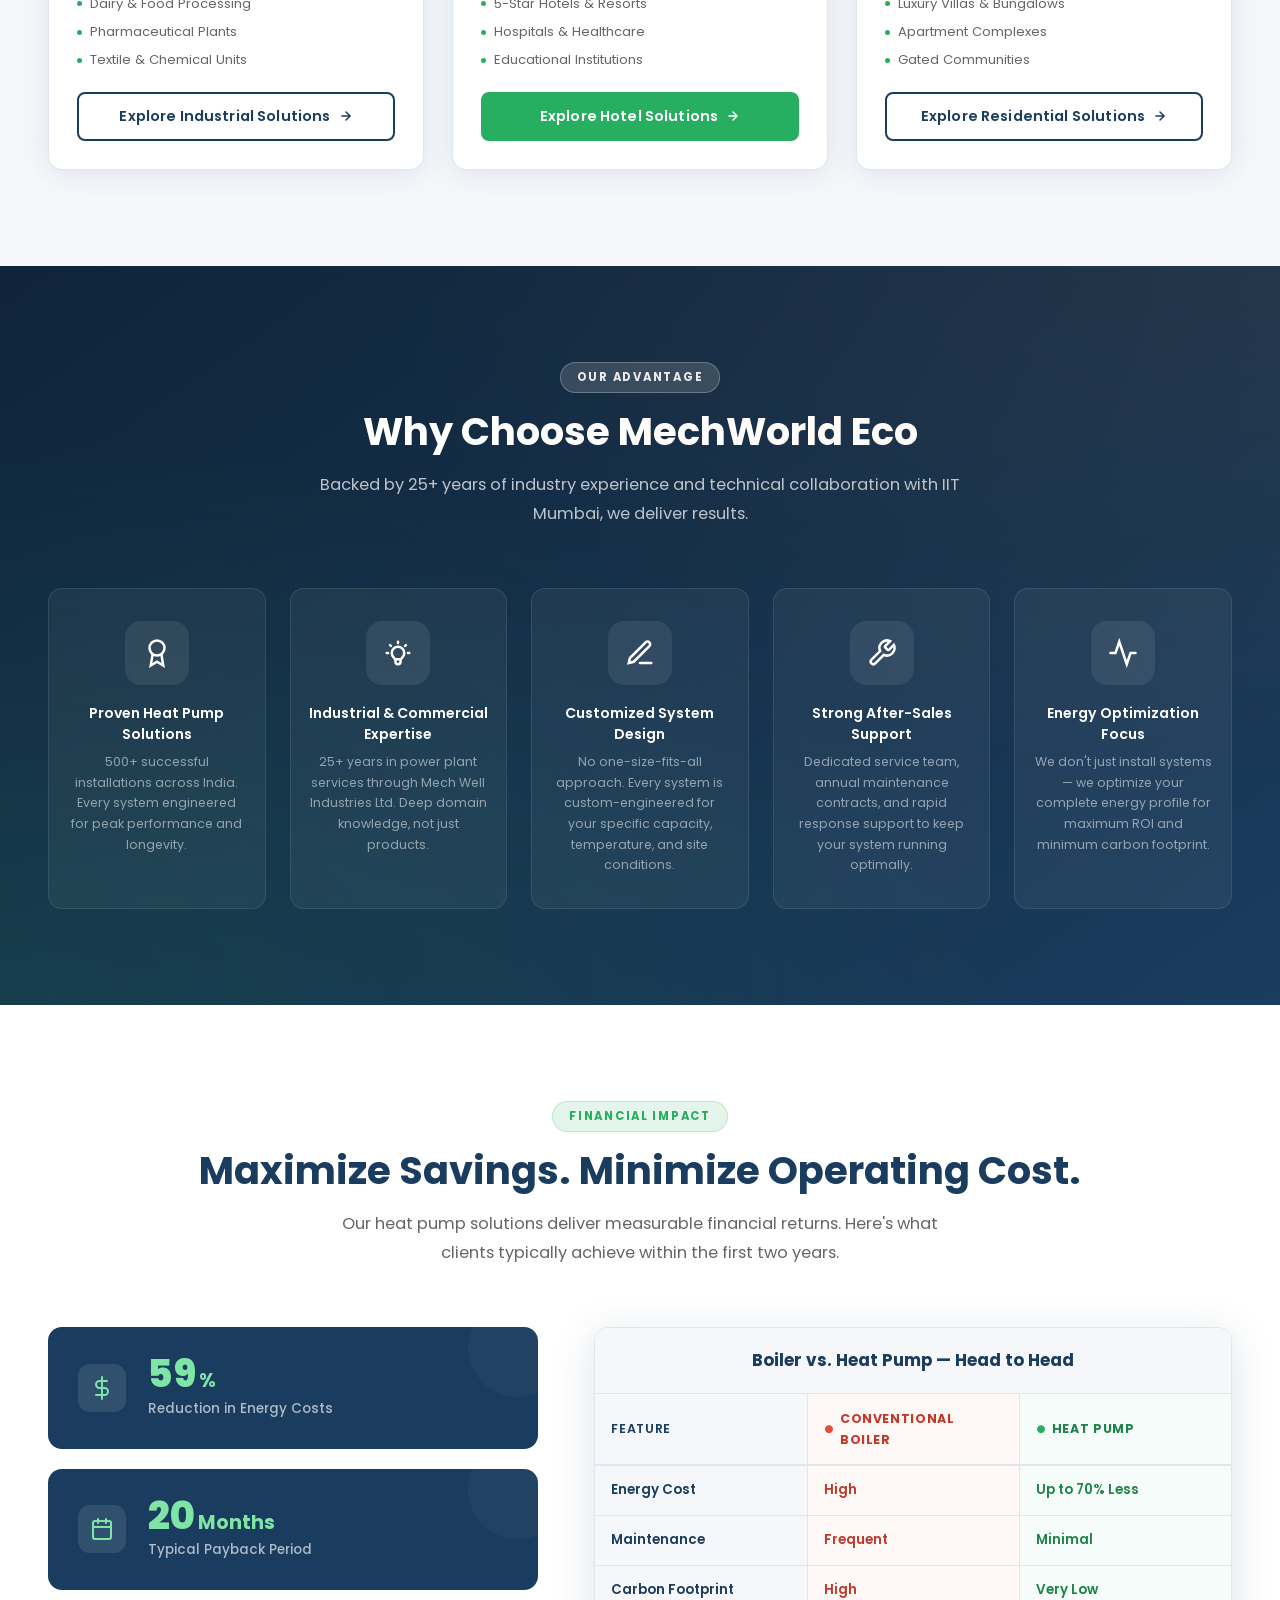
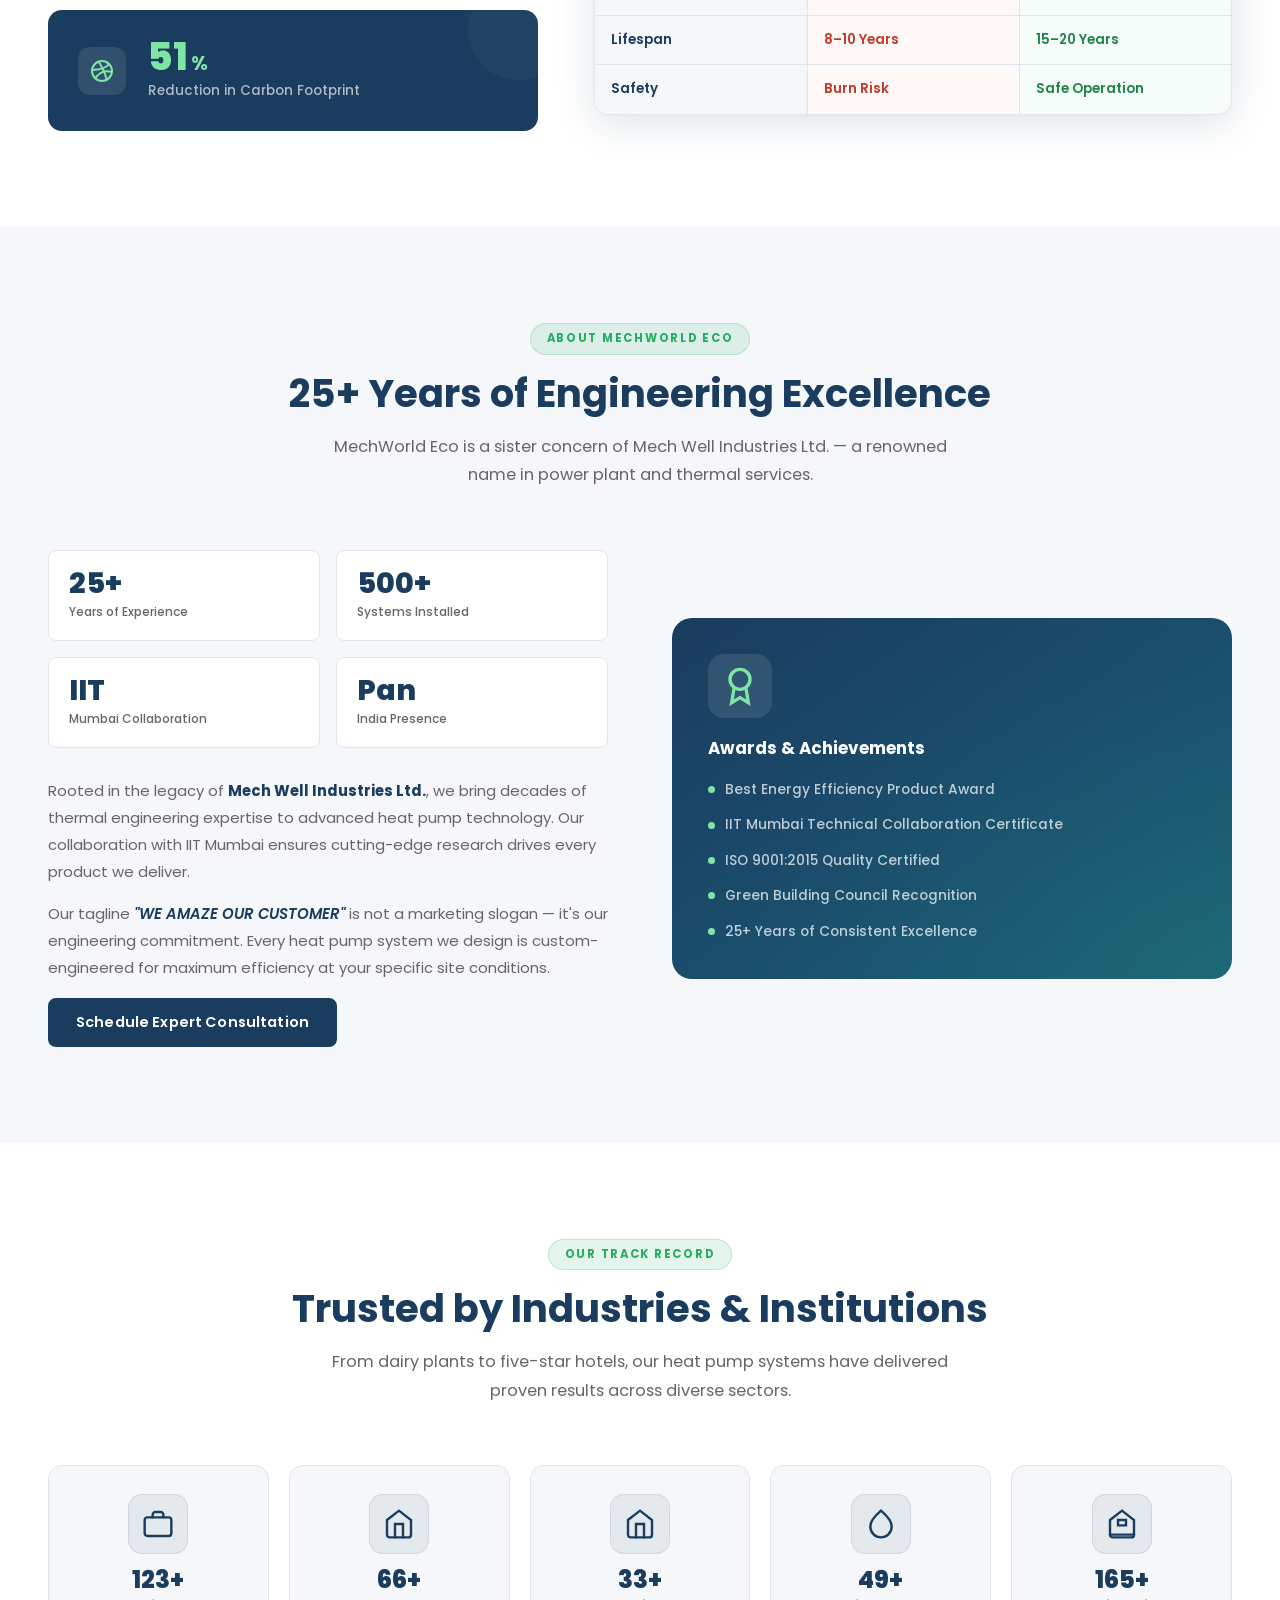
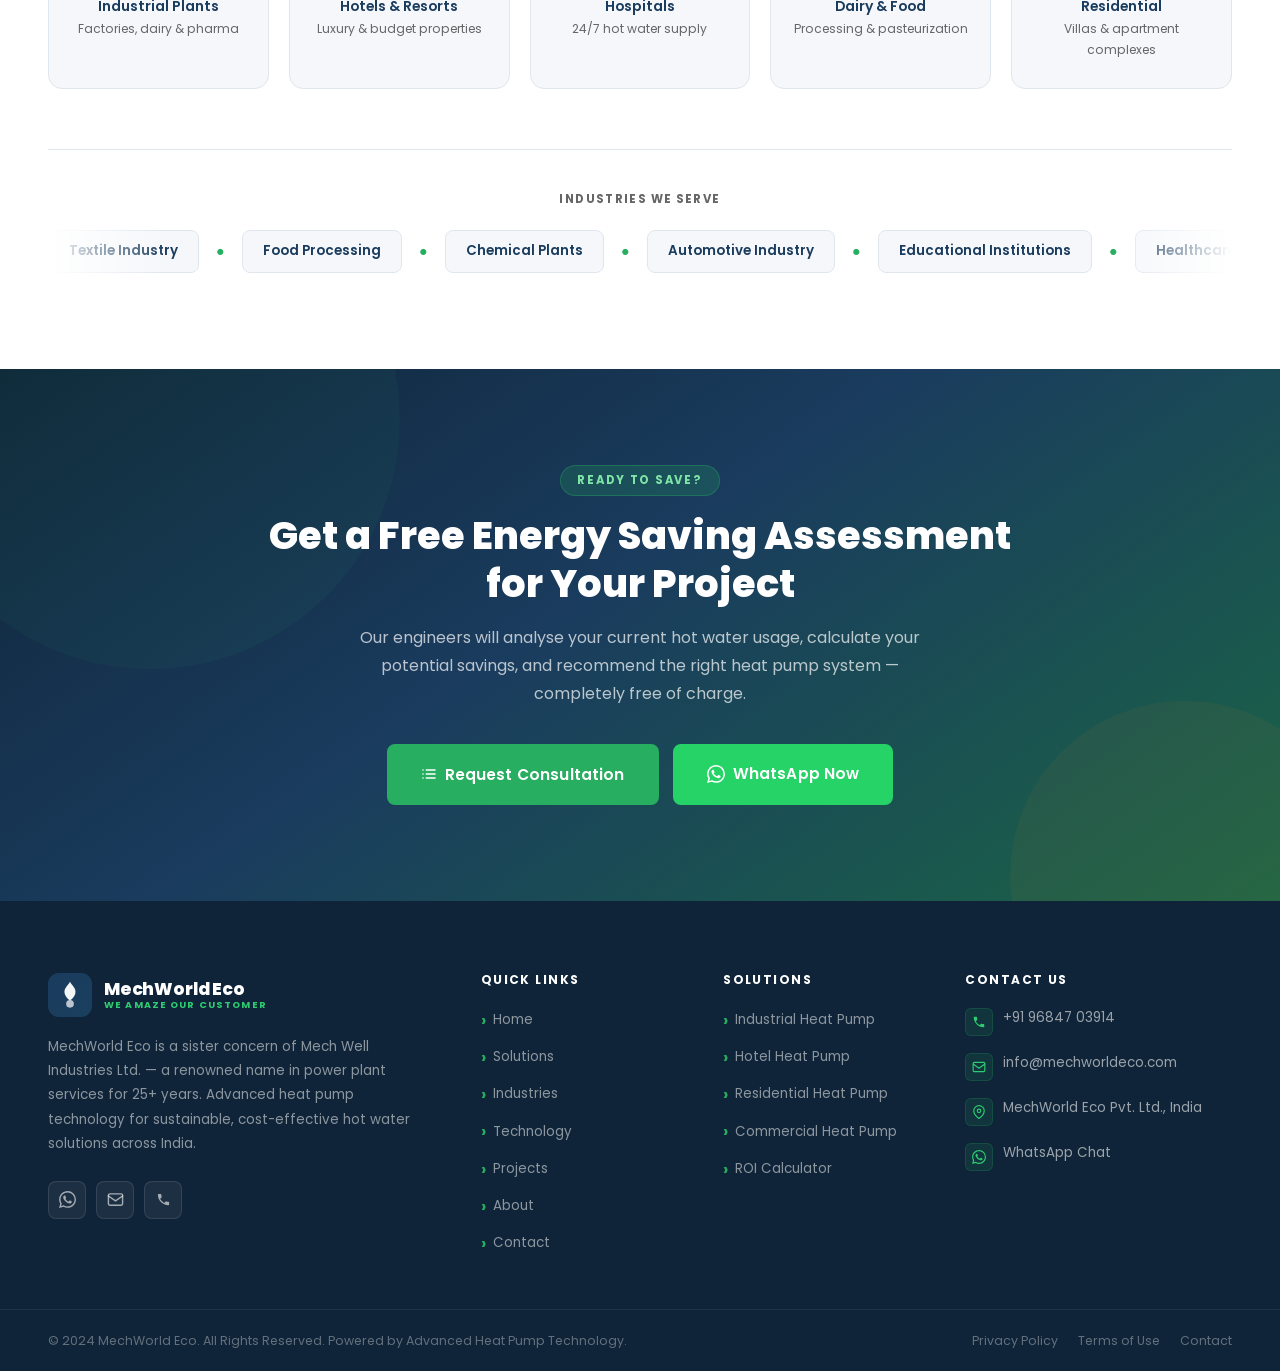
<file: mwe_web/www/mitsu/mech.html>
<!DOCTYPE html>
<html lang="en">
<head>
  <meta charset="UTF-8" />
  <meta name="viewport" content="width=device-width, initial-scale=1.0" />
  <meta name="description" content="MechWorld Eco – Advanced Heat Pump Systems for Industrial, Hotels & Residential. Reduce hot water energy cost by up to 60%. 25+ Years Experience. Call +91 96847 03914." />
  <meta name="keywords" content="heat pump, hot water system, energy efficient, industrial heat pump, hotel heat pump, residential heat pump, MechWorld Eco, IIT Mumbai" />
  <meta property="og:title" content="MechWorld Eco – Advanced Heat Pump Systems | 60% Energy Saving" />
  <meta property="og:description" content="Trusted heat pump specialists for industrial, hotels & residential. Technical collaboration with IIT Mumbai. 25+ years experience." />
  <meta property="og:type" content="website" />
  <meta property="og:url" content="https://mechworldeco.com" />
  <title>MechWorld Eco – Heat Pump Systems | Reduce Energy Costs by 60%</title>
  <link rel="preconnect" href="https://fonts.googleapis.com" />
  <link rel="preconnect" href="https://fonts.gstatic.com" crossorigin />
  <link href="https://fonts.googleapis.com/css2?family=Poppins:wght@300;400;600;700;800&display=swap" rel="stylesheet" />
  <link rel="stylesheet" href="mech.css" />
  <link rel="icon" type="image/svg+xml" href="data:image/svg+xml,%3Csvg xmlns='http://www.w3.org/2000/svg' viewBox='0 0 32 32'%3E%3Crect width='32' height='32' rx='7' fill='%231a3c5e'/%3E%3Cpath d='M16 6c-1.5 3-5 5-4 9 1 3.5 4 5.5 4 5.5s3-2 4-5.5c1-4-2.5-6-4-9z' fill='%2327ae60'/%3E%3Cpath d='M16 14c0 2.2-1.8 4-4 4' stroke='%23fff' stroke-width='1.5' stroke-linecap='round' fill='none'/%3E%3C/svg%3E" />
</head>
<body>

<!-- =========================================================
     STICKY HEADER
     ========================================================= -->
<header id="mw-header" role="banner">
  <div class="mw-header-inner">

    <!-- Logo -->
    <a href="#mw-hero" class="mw-logo" aria-label="MechWorld Eco — Homepage">
      <div class="mw-logo-icon" aria-hidden="true">
        <svg viewBox="0 0 40 40" fill="none" xmlns="http://www.w3.org/2000/svg" aria-hidden="true">
          <rect width="40" height="40" rx="10" fill="url(#logoGrad)"/>
          <path d="M20 8c-1.8 3.5-6 6-4.8 10.8C16.3 22.5 20 25 20 25s3.7-2.5 4.8-6.2C26 14 21.8 11.5 20 8z" fill="white" opacity="0.95"/>
          <circle cx="20" cy="28" r="3.5" fill="white" opacity="0.7"/>
          <path d="M20 24.5v3" stroke="white" stroke-width="1.5" stroke-linecap="round"/>
          <defs>
            <linearGradient id="logoGrad" x1="0" y1="0" x2="40" y2="40">
              <stop offset="0%" stop-color="#1a3c5e"/>
              <stop offset="100%" stop-color="#27ae60"/>
            </linearGradient>
          </defs>
        </svg>
      </div>
      <div class="mw-logo-text">
        <span class="mw-logo-name">MechWorld Eco</span>
        <span class="mw-logo-tagline">WE AMAZE OUR CUSTOMER</span>
      </div>
    </a>

    <!-- Desktop Navigation -->
    <nav class="mw-nav" id="mw-desktop-nav" role="navigation" aria-label="Main navigation">
      <a href="#mw-hero" class="mw-nav-link" data-section="mw-hero">Home</a>
      <a href="#mw-solution" class="mw-nav-link" data-section="mw-solution">Solutions</a>
      <a href="#mw-applications" class="mw-nav-link" data-section="mw-applications">Industries</a>
      <a href="#mw-technology" class="mw-nav-link" data-section="mw-technology">Technology</a>
      <a href="#mw-projects" class="mw-nav-link" data-section="mw-projects">Projects</a>
      <a href="#mw-about" class="mw-nav-link" data-section="mw-about">About</a>
      <a href="#mw-footer" class="mw-nav-link" data-section="mw-footer">Contact</a>
    </nav>

    <!-- Header Right Actions -->
    <div class="mw-header-actions">
      <a href="tel:+919684703914" class="mw-header-phone" aria-label="Call us: +91 96847 03914">
        <svg width="14" height="14" viewBox="0 0 24 24" fill="currentColor" aria-hidden="true">
          <path d="M6.6 10.8c1.4 2.8 3.8 5.1 6.6 6.6l2.2-2.2c.3-.3.7-.4 1-.2 1.1.4 2.3.6 3.6.6.6 0 1 .4 1 1V20c0 .6-.4 1-1 1-9.4 0-17-7.6-17-17 0-.6.4-1 1-1h3.5c.6 0 1 .4 1 1 0 1.3.2 2.5.6 3.6.1.3 0 .7-.2 1L6.6 10.8z"/>
        </svg>
        +91 96847 03914
      </a>
      <button class="mw-btn mw-btn-navy" onclick="mwOpenModal()" aria-label="Get a free quote">
        Get Quote
      </button>
      <button class="mw-hamburger" id="mw-hamburger" aria-label="Toggle navigation menu" aria-expanded="false" aria-controls="mw-mobile-nav">
        <span></span>
        <span></span>
        <span></span>
      </button>
    </div>
  </div>

  <!-- Mobile Navigation Overlay -->
  <div class="mw-mobile-overlay" id="mw-mobile-nav" aria-label="Mobile navigation" role="navigation">
    <div class="mw-mobile-nav-inner">
      <a href="#mw-hero"         onclick="mwCloseMobileNav()" class="mw-mobile-link">Home</a>
      <a href="#mw-solution"     onclick="mwCloseMobileNav()" class="mw-mobile-link">Solutions</a>
      <a href="#mw-applications" onclick="mwCloseMobileNav()" class="mw-mobile-link">Industries</a>
      <a href="#mw-technology"   onclick="mwCloseMobileNav()" class="mw-mobile-link">Technology</a>
      <a href="#mw-projects"     onclick="mwCloseMobileNav()" class="mw-mobile-link">Projects</a>
      <a href="#mw-about"        onclick="mwCloseMobileNav()" class="mw-mobile-link">About</a>
      <a href="#mw-footer"       onclick="mwCloseMobileNav()" class="mw-mobile-link">Contact</a>
      <div class="mw-mobile-actions">
        <a href="tel:+919684703914" class="mw-btn mw-btn-green" onclick="mwCloseMobileNav()">
          <svg width="14" height="14" viewBox="0 0 24 24" fill="currentColor" aria-hidden="true"><path d="M6.6 10.8c1.4 2.8 3.8 5.1 6.6 6.6l2.2-2.2c.3-.3.7-.4 1-.2 1.1.4 2.3.6 3.6.6.6 0 1 .4 1 1V20c0 .6-.4 1-1 1-9.4 0-17-7.6-17-17 0-.6.4-1 1-1h3.5c.6 0 1 .4 1 1 0 1.3.2 2.5.6 3.6.1.3 0 .7-.2 1L6.6 10.8z"/></svg>
          +91 96847 03914
        </a>
        <button class="mw-btn mw-btn-navy" onclick="mwCloseMobileNav(); mwOpenModal();">Get Free Quote</button>
      </div>
    </div>
  </div>
</header>

<main id="mw-main">

<!-- =========================================================
     SECTION 1 — HERO
     ========================================================= -->
<section id="mw-hero" aria-labelledby="mw-hero-heading">
  <canvas id="mw-particles-canvas" aria-hidden="true"></canvas>
  <div class="mw-hero-overlay" aria-hidden="true"></div>

  <div class="mw-container">
    <div class="mw-hero-grid">

      <!-- Left: Content -->
      <div class="mw-hero-content" id="mw-hero-content">
        <div class="mw-hero-badge" role="text">
          <span class="mw-badge-pulse" aria-hidden="true"></span>
          25+ Years of Trusted Excellence
        </div>
        <h1 class="mw-hero-title" id="mw-hero-heading">
          Reduce Your Hot Water<br class="mw-br-desktop">
          Energy Cost by
          <span class="mw-hero-accent">up to 60%</span><br class="mw-br-desktop">
          with Advanced Heat Pump Systems
        </h1>
        <p class="mw-hero-sub">
          For <strong>Industrial</strong> &nbsp;|&nbsp; <strong>Hotels</strong> &nbsp;|&nbsp; <strong>Residential</strong> Applications
        </p>
        <div class="mw-hero-tags" aria-label="Key advantages">
          <span class="mw-tag">Energy Efficient</span>
          <span class="mw-tag">Low Operating Cost</span>
          <span class="mw-tag">Sustainable Solution</span>
          <span class="mw-tag">IIT Mumbai Collaboration</span>
        </div>
        <div class="mw-hero-cta">
          <button class="mw-btn mw-btn-green mw-btn-lg" onclick="mwOpenModal()" aria-label="Get your free ROI calculation">
            <svg width="16" height="16" viewBox="0 0 24 24" fill="none" stroke="currentColor" stroke-width="2.5" stroke-linecap="round" stroke-linejoin="round" aria-hidden="true"><rect x="2" y="3" width="20" height="14" rx="2"/><path d="M8 21h8M12 17v4"/><path d="M7 8h10M7 12h6"/></svg>
            Get Free ROI Calculation
          </button>
          <a href="tel:+919684703914" class="mw-btn mw-btn-amber mw-btn-lg" aria-label="Speak to an expert now">
            <svg width="16" height="16" viewBox="0 0 24 24" fill="currentColor" aria-hidden="true"><path d="M6.6 10.8c1.4 2.8 3.8 5.1 6.6 6.6l2.2-2.2c.3-.3.7-.4 1-.2 1.1.4 2.3.6 3.6.6.6 0 1 .4 1 1V20c0 .6-.4 1-1 1-9.4 0-17-7.6-17-17 0-.6.4-1 1-1h3.5c.6 0 1 .4 1 1 0 1.3.2 2.5.6 3.6.1.3 0 .7-.2 1L6.6 10.8z"/></svg>
            Speak to Expert
          </a>
          <a href="#mw-solution" class="mw-btn mw-btn-outline-white mw-btn-lg" aria-label="View our solutions">
            View Solutions
            <svg width="14" height="14" viewBox="0 0 24 24" fill="none" stroke="currentColor" stroke-width="2.5" stroke-linecap="round" aria-hidden="true"><path d="M5 12h14M12 5l7 7-7 7"/></svg>
          </a>
        </div>
        <div class="mw-hero-stats" role="list" aria-label="Key statistics">
          <div class="mw-hero-stat" role="listitem">
            <div class="mw-stat-val" id="mw-stat-saving">60%</div>
            <div class="mw-stat-lbl">Energy Saving</div>
          </div>
          <div class="mw-hero-stat-divider" aria-hidden="true"></div>
          <div class="mw-hero-stat" role="listitem">
            <div class="mw-stat-val" id="mw-stat-exp">25+</div>
            <div class="mw-stat-lbl">Years Experience</div>
          </div>
          <div class="mw-hero-stat-divider" aria-hidden="true"></div>
          <div class="mw-hero-stat" role="listitem">
            <div class="mw-stat-val" id="mw-stat-inst">500+</div>
            <div class="mw-stat-lbl">Installations</div>
          </div>
        </div>
      </div>

      <!-- Right: Heat Pump Visual -->
      <div class="mw-hero-visual" id="mw-hero-visual" aria-hidden="true">
        <div class="mw-pump-card">
          <div class="mw-pump-card-header">
            <span class="mw-pump-card-label">Heat Pump Energy Flow</span>
            <span class="mw-pump-card-badge">Live</span>
          </div>

          <!-- Animated Process Flow -->
          <div class="mw-pump-flow">
            <div class="mw-flow-node mw-node-air">
              <div class="mw-flow-node-icon">
                <svg width="28" height="28" viewBox="0 0 24 24" fill="none" stroke="currentColor" stroke-width="2" stroke-linecap="round">
                  <path d="M9.59 4.59A2 2 0 1 1 11 8H2m10.59 11.41A2 2 0 1 0 14 16H2m15.73-8.27A2.5 2.5 0 1 1 19.5 12H2"/>
                </svg>
              </div>
              <span class="mw-flow-node-name">Ambient Air</span>
              <span class="mw-flow-node-temp">~25°C</span>
            </div>

            <div class="mw-flow-arrow" aria-hidden="true">
              <div class="mw-arrow-track">
                <div class="mw-arrow-dot mw-dot-1"></div>
                <div class="mw-arrow-dot mw-dot-2"></div>
                <div class="mw-arrow-dot mw-dot-3"></div>
              </div>
              <span class="mw-arrow-label">Heat Extracted</span>
            </div>

            <div class="mw-flow-node mw-node-pump">
              <div class="mw-flow-node-icon">
                <svg width="28" height="28" viewBox="0 0 24 24" fill="none" stroke="currentColor" stroke-width="2" stroke-linecap="round">
                  <circle cx="12" cy="12" r="9"/>
                  <path d="M12 8v4l3 3"/>
                  <path d="M7 12a5 5 0 0 1 5-5"/>
                </svg>
              </div>
              <span class="mw-flow-node-name">Heat Pump</span>
              <span class="mw-flow-node-temp">COP 3–5</span>
            </div>

            <div class="mw-flow-arrow" aria-hidden="true">
              <div class="mw-arrow-track">
                <div class="mw-arrow-dot mw-dot-1"></div>
                <div class="mw-arrow-dot mw-dot-2"></div>
                <div class="mw-arrow-dot mw-dot-3"></div>
              </div>
              <span class="mw-arrow-label">Hot Water</span>
            </div>

            <div class="mw-flow-node mw-node-water">
              <div class="mw-flow-node-icon">
                <svg width="28" height="28" viewBox="0 0 24 24" fill="none" stroke="currentColor" stroke-width="2" stroke-linecap="round">
                  <path d="M12 2c-5.33 4.55-8 8.48-8 11.8 0 4.98 3.8 8.2 8 8.2s8-3.22 8-8.2c0-3.32-2.67-7.25-8-11.8z"/>
                </svg>
              </div>
              <span class="mw-flow-node-name">Hot Water</span>
              <span class="mw-flow-node-temp mw-temp-hot">60–65°C</span>
            </div>
          </div>

          <!-- Efficiency Gauge -->
          <div class="mw-gauge-section">
            <div class="mw-gauge-header">
              <span class="mw-gauge-label">Energy Efficiency vs Conventional</span>
              <span class="mw-gauge-value" id="mw-gauge-value">0%</span>
            </div>
            <div class="mw-gauge-bar" role="progressbar" aria-valuenow="0" aria-valuemin="0" aria-valuemax="100" aria-label="Energy efficiency">
              <div class="mw-gauge-fill" id="mw-gauge-fill"></div>
            </div>
            <div class="mw-gauge-footer">
              <span>Boiler: 80%</span>
              <span class="mw-gauge-save">Up to 70% Less Energy</span>
            </div>
          </div>

          <!-- IIT Badge -->
          <div class="mw-iit-badge">
            <svg width="16" height="16" viewBox="0 0 24 24" fill="none" stroke="currentColor" stroke-width="2" stroke-linecap="round" aria-hidden="true"><circle cx="12" cy="8" r="7"/><path d="M8.21 13.89 7 23l5-3 5 3-1.21-9.12"/></svg>
            Technical Collaboration with IIT Mumbai
          </div>
        </div>
      </div>
    </div>
  </div>

  <!-- Scroll Indicator -->
  <div class="mw-scroll-indicator" aria-hidden="true">
    <div class="mw-scroll-dot"></div>
  </div>
</section>

<!-- =========================================================
     SECTION 2 — PROBLEM STATEMENT
     ========================================================= -->
<section id="mw-problem" aria-labelledby="mw-problem-heading">
  <div class="mw-container">
    <div class="mw-section-header mw-text-center">
      <span class="mw-section-label mw-anim" data-anim="fade-up">The Challenge</span>
      <h2 class="mw-section-title mw-anim" data-anim="fade-up" data-delay="100" id="mw-problem-heading">
        Are You Still Spending Heavily on Hot Water?
      </h2>
      <p class="mw-section-sub mw-anim" data-anim="fade-up" data-delay="200">
        Conventional hot water systems are costing businesses far more than necessary. Fuel prices rise every year while your system loses efficiency.
      </p>
    </div>

    <div class="mw-pain-grid" role="list" aria-label="Business pain points">
      <div class="mw-pain-card mw-anim" data-anim="fade-up" data-delay="100" role="listitem">
        <div class="mw-pain-icon mw-pain-icon-amber" aria-hidden="true">
          <svg width="28" height="28" viewBox="0 0 24 24" fill="none" stroke="currentColor" stroke-width="2" stroke-linecap="round">
            <path d="M12 2c-5.33 4.55-8 8.48-8 11.8 0 4.98 3.8 8.2 8 8.2s8-3.22 8-8.2c0-3.32-2.67-7.25-8-11.8z"/>
            <path d="M12 12c0 2.2-1.8 4-4 4" opacity="0.5"/>
          </svg>
        </div>
        <h3>Rising Diesel &amp; Electricity Costs</h3>
        <p>Fuel and power tariffs increase every year, making traditional boilers and geysers financially unsustainable for high-consumption applications.</p>
      </div>

      <div class="mw-pain-card mw-anim" data-anim="fade-up" data-delay="180" role="listitem">
        <div class="mw-pain-icon mw-pain-icon-red" aria-hidden="true">
          <svg width="28" height="28" viewBox="0 0 24 24" fill="none" stroke="currentColor" stroke-width="2" stroke-linecap="round">
            <circle cx="12" cy="12" r="10"/>
            <path d="M8 15s1.5-2 4-2 4 2 4 2"/>
            <path d="M9 9h.01M15 9h.01"/>
          </svg>
        </div>
        <h3>Inefficient Boiler Systems</h3>
        <p>Conventional boilers operate at 70–80% efficiency with significant heat loss, wasting energy and continuously increasing operating expenditure.</p>
      </div>

      <div class="mw-pain-card mw-anim" data-anim="fade-up" data-delay="260" role="listitem">
        <div class="mw-pain-icon mw-pain-icon-orange" aria-hidden="true">
          <svg width="28" height="28" viewBox="0 0 24 24" fill="none" stroke="currentColor" stroke-width="2" stroke-linecap="round">
            <path d="M14.7 6.3a1 1 0 0 0 0 1.4l1.6 1.6a1 1 0 0 0 1.4 0l3.77-3.77a6 6 0 0 1-7.94 7.94l-6.91 6.91a2.12 2.12 0 0 1-3-3l6.91-6.91a6 6 0 0 1 7.94-7.94l-3.76 3.76z"/>
          </svg>
        </div>
        <h3>High Maintenance &amp; Manpower</h3>
        <p>Boilers demand frequent servicing, skilled operators, and dedicated maintenance cycles — adding hidden costs that erode profit margins continuously.</p>
      </div>

      <div class="mw-pain-card mw-anim" data-anim="fade-up" data-delay="340" role="listitem">
        <div class="mw-pain-icon mw-pain-icon-green" aria-hidden="true">
          <svg width="28" height="28" viewBox="0 0 24 24" fill="none" stroke="currentColor" stroke-width="2" stroke-linecap="round">
            <path d="M12 22a7 7 0 0 0 7-7c0-2-1-3.9-3-5.5s-3.5-4-4-6.5c-.5 2.5-2 4.9-4 6.5C6 11.1 5 13 5 15a7 7 0 0 0 7 7z"/>
          </svg>
        </div>
        <h3>Environmental Compliance Pressure</h3>
        <p>Tightening emission norms and sustainability mandates are forcing industries to adopt cleaner technologies or face regulatory penalties.</p>
      </div>
    </div>
  </div>
</section>

<!-- =========================================================
     SECTION 3 — OUR SOLUTION
     ========================================================= -->
<section id="mw-solution" aria-labelledby="mw-solution-heading">
  <div class="mw-container">
    <div class="mw-solution-grid">

      <!-- Left: Content -->
      <div class="mw-solution-content">
        <span class="mw-section-label mw-anim" data-anim="fade-left">Our Solution</span>
        <h2 class="mw-section-title mw-anim" data-anim="fade-left" data-delay="100" id="mw-solution-heading">
          Switch to Energy Efficient Heat Pump Technology
        </h2>
        <p class="mw-solution-lead mw-anim" data-anim="fade-left" data-delay="200">
          Heat pump technology is the smarter, greener replacement for traditional hot water systems — delivering consistent performance at a fraction of the operating cost.
        </p>

        <div class="mw-solution-points">
          <div class="mw-solution-pt mw-anim" data-anim="fade-left" data-delay="100">
            <div class="mw-sol-check" aria-hidden="true">
              <svg width="18" height="18" viewBox="0 0 24 24" fill="none" stroke="currentColor" stroke-width="3" stroke-linecap="round" stroke-linejoin="round"><polyline points="20 6 9 17 4 12"/></svg>
            </div>
            <div>
              <h3>Uses Ambient Air to Generate Hot Water</h3>
              <p>Our heat pumps extract thermal energy from surrounding air — a free, renewable resource — to heat water with remarkable efficiency.</p>
            </div>
          </div>
          <div class="mw-solution-pt mw-anim" data-anim="fade-left" data-delay="180">
            <div class="mw-sol-check" aria-hidden="true">
              <svg width="18" height="18" viewBox="0 0 24 24" fill="none" stroke="currentColor" stroke-width="3" stroke-linecap="round" stroke-linejoin="round"><polyline points="20 6 9 17 4 12"/></svg>
            </div>
            <div>
              <h3>Consumes Up to 70% Less Energy than Conventional Systems</h3>
              <p>With a COP (Coefficient of Performance) of 3–5, heat pumps deliver 3–5 units of heat for every 1 unit of electricity consumed.</p>
            </div>
          </div>
          <div class="mw-solution-pt mw-anim" data-anim="fade-left" data-delay="260">
            <div class="mw-sol-check" aria-hidden="true">
              <svg width="18" height="18" viewBox="0 0 24 24" fill="none" stroke="currentColor" stroke-width="3" stroke-linecap="round" stroke-linejoin="round"><polyline points="20 6 9 17 4 12"/></svg>
            </div>
            <div>
              <h3>Reliable, Safe &amp; Eco-Friendly</h3>
              <p>No combustion, no flames, no emission — just clean, quiet, and safe hot water generation with a significantly reduced carbon footprint.</p>
            </div>
          </div>
        </div>

        <div class="mw-solution-cta mw-anim" data-anim="fade-left" data-delay="340">
          <button class="mw-btn mw-btn-green" onclick="mwOpenModal()" aria-label="Request free consultation">Request Free Consultation</button>
          <a href="#mw-applications" class="mw-btn mw-btn-outline-navy" aria-label="Explore all solutions">Explore Solutions</a>
        </div>
      </div>

      <!-- Right: Process Diagram -->
      <div class="mw-solution-diagram mw-anim" data-anim="fade-right" data-delay="150" aria-label="Heat pump process flow diagram">
        <div class="mw-diagram-card">
          <h3 class="mw-diagram-title">Heat Pump Process Flow</h3>
          <div class="mw-process-flow" role="list">
            <div class="mw-process-step mw-step-blue" role="listitem">
              <div class="mw-step-num" aria-hidden="true">01</div>
              <div class="mw-step-icon" aria-hidden="true">
                <svg width="22" height="22" viewBox="0 0 24 24" fill="none" stroke="currentColor" stroke-width="2" stroke-linecap="round"><path d="M9.59 4.59A2 2 0 1 1 11 8H2m10.59 11.41A2 2 0 1 0 14 16H2m15.73-8.27A2.5 2.5 0 1 1 19.5 12H2"/></svg>
              </div>
              <div class="mw-step-text">
                <strong>Air Intake &amp; Heat Absorption</strong>
                <span>Fan draws ambient air across the evaporator coil, absorbing available thermal energy</span>
              </div>
            </div>
            <div class="mw-process-connector" aria-hidden="true"></div>
            <div class="mw-process-step mw-step-purple" role="listitem">
              <div class="mw-step-num" aria-hidden="true">02</div>
              <div class="mw-step-icon" aria-hidden="true">
                <svg width="22" height="22" viewBox="0 0 24 24" fill="none" stroke="currentColor" stroke-width="2" stroke-linecap="round"><circle cx="12" cy="12" r="9"/><path d="M12 8v4l3 3"/><path d="M7 12a5 5 0 0 1 5-5"/></svg>
              </div>
              <div class="mw-step-text">
                <strong>Refrigerant Compression</strong>
                <span>Compressor raises refrigerant temperature and pressure, amplifying the captured heat energy</span>
              </div>
            </div>
            <div class="mw-process-connector" aria-hidden="true"></div>
            <div class="mw-process-step mw-step-amber" role="listitem">
              <div class="mw-step-num" aria-hidden="true">03</div>
              <div class="mw-step-icon" aria-hidden="true">
                <svg width="22" height="22" viewBox="0 0 24 24" fill="none" stroke="currentColor" stroke-width="2" stroke-linecap="round"><path d="M12 2c-5.33 4.55-8 8.48-8 11.8 0 4.98 3.8 8.2 8 8.2s8-3.22 8-8.2c0-3.32-2.67-7.25-8-11.8z"/></svg>
              </div>
              <div class="mw-step-text">
                <strong>Heat Transfer to Water</strong>
                <span>Condenser efficiently transfers concentrated heat to water stored in the insulated tank</span>
              </div>
            </div>
            <div class="mw-process-connector" aria-hidden="true"></div>
            <div class="mw-process-step mw-step-green mw-step-highlight" role="listitem">
              <div class="mw-step-num" aria-hidden="true">04</div>
              <div class="mw-step-icon" aria-hidden="true">
                <svg width="22" height="22" viewBox="0 0 24 24" fill="none" stroke="currentColor" stroke-width="2" stroke-linecap="round" stroke-linejoin="round"><polyline points="20 6 9 17 4 12"/></svg>
              </div>
              <div class="mw-step-text">
                <strong>Hot Water Ready — up to 65°C</strong>
                <span>Consistent hot water ready for industrial, commercial or domestic use, all day long</span>
              </div>
            </div>
          </div>
        </div>
      </div>
    </div>
  </div>
</section>

<!-- =========================================================
     SECTION 4 — APPLICATION SEGMENTS
     ========================================================= -->
<section id="mw-applications" aria-labelledby="mw-apps-heading">
  <div class="mw-container">
    <div class="mw-section-header mw-text-center">
      <span class="mw-section-label mw-anim" data-anim="fade-up">Our Applications</span>
      <h2 class="mw-section-title mw-anim" data-anim="fade-up" data-delay="100" id="mw-apps-heading">
        Solutions Tailored for Your Industry
      </h2>
      <p class="mw-section-sub mw-anim" data-anim="fade-up" data-delay="200">
        Whether you run a factory, a hotel, or a residential complex — we have a proven heat pump solution engineered for your specific requirements.
      </p>
    </div>

    <div class="mw-apps-grid">
      <div class="mw-app-card mw-anim" data-anim="fade-up" data-delay="100">
        <div class="mw-app-card-top" aria-hidden="true">
          <div class="mw-app-icon-wrap">
            <svg width="44" height="44" viewBox="0 0 24 24" fill="none" stroke="currentColor" stroke-width="1.5" stroke-linecap="round" aria-hidden="true">
              <rect x="2" y="7" width="20" height="14" rx="2"/>
              <path d="M16 7V5a2 2 0 0 0-2-2h-4a2 2 0 0 0-2 2v2"/>
              <line x1="12" y1="12" x2="12" y2="16"/>
              <line x1="10" y1="14" x2="14" y2="14"/>
            </svg>
          </div>
        </div>
        <div class="mw-app-card-body">
          <h3>Industrial</h3>
          <p>Cost-effective hot water solutions for factories, dairy plants, pharmaceutical units &amp; food processing facilities. Handles large-volume, continuous-duty demands at high COP.</p>
          <ul class="mw-app-list" aria-label="Industrial applications">
            <li>Dairy &amp; Food Processing</li>
            <li>Pharmaceutical Plants</li>
            <li>Textile &amp; Chemical Units</li>
          </ul>
        </div>
        <div class="mw-app-card-footer">
          <button class="mw-btn mw-btn-outline-navy mw-btn-full" onclick="mwOpenModalWithSegment('Industrial')" aria-label="Explore industrial solutions">
            Explore Industrial Solutions
            <svg width="14" height="14" viewBox="0 0 24 24" fill="none" stroke="currentColor" stroke-width="2.5" stroke-linecap="round" aria-hidden="true"><path d="M5 12h14M12 5l7 7-7 7"/></svg>
          </button>
        </div>
        <div class="mw-app-hover-overlay" aria-hidden="true">
          <div class="mw-hover-content">
            <p>Typical ROI within <strong>18–24 months</strong></p>
            <p>Handles <strong>500 to 50,000 LPD</strong></p>
            <button class="mw-btn mw-btn-white" onclick="mwOpenModalWithSegment('Industrial')">Get Industrial Quote</button>
          </div>
        </div>
      </div>

      <div class="mw-app-card mw-app-card-featured mw-anim" data-anim="fade-up" data-delay="200">
        <div class="mw-app-card-top" aria-hidden="true">
          <div class="mw-app-icon-wrap">
            <svg width="44" height="44" viewBox="0 0 24 24" fill="none" stroke="currentColor" stroke-width="1.5" stroke-linecap="round" aria-hidden="true">
              <path d="M3 9l9-7 9 7v11a2 2 0 0 1-2 2H5a2 2 0 0 1-2-2z"/>
              <polyline points="9 22 9 12 15 12 15 22"/>
            </svg>
          </div>
          <span class="mw-app-badge">Most Popular</span>
        </div>
        <div class="mw-app-card-body">
          <h3>Hotels &amp; Hospitality</h3>
          <p>Continuous 24/7 hot water supply with dramatically reduced operating costs. Ideal for hotels, resorts, hospitals &amp; institutions with round-the-clock hot water requirements.</p>
          <ul class="mw-app-list" aria-label="Hospitality applications">
            <li>5-Star Hotels &amp; Resorts</li>
            <li>Hospitals &amp; Healthcare</li>
            <li>Educational Institutions</li>
          </ul>
        </div>
        <div class="mw-app-card-footer">
          <button class="mw-btn mw-btn-green mw-btn-full" onclick="mwOpenModalWithSegment('Hotel')" aria-label="Explore hotel solutions">
            Explore Hotel Solutions
            <svg width="14" height="14" viewBox="0 0 24 24" fill="none" stroke="currentColor" stroke-width="2.5" stroke-linecap="round" aria-hidden="true"><path d="M5 12h14M12 5l7 7-7 7"/></svg>
          </button>
        </div>
        <div class="mw-app-hover-overlay" aria-hidden="true">
          <div class="mw-hover-content">
            <p>Save up to <strong>₹8–15 Lakhs/year</strong></p>
            <p>Payback in just <strong>18–20 months</strong></p>
            <button class="mw-btn mw-btn-white" onclick="mwOpenModalWithSegment('Hotel')">Get Hotel Quote</button>
          </div>
        </div>
      </div>

      <div class="mw-app-card mw-anim" data-anim="fade-up" data-delay="300">
        <div class="mw-app-card-top" aria-hidden="true">
          <div class="mw-app-icon-wrap">
            <svg width="44" height="44" viewBox="0 0 24 24" fill="none" stroke="currentColor" stroke-width="1.5" stroke-linecap="round" aria-hidden="true">
              <path d="M3 9l9-7 9 7v11a2 2 0 0 1-2 2H5a2 2 0 0 1-2-2z"/>
              <path d="M3 20h18"/>
              <path d="M9 9h6v4H9z"/>
            </svg>
          </div>
        </div>
        <div class="mw-app-card-body">
          <h3>Residential / Builders</h3>
          <p>Efficient, low-maintenance hot water systems for luxury villas, apartment complexes &amp; gated communities. Significant monthly savings on electricity bills for residents.</p>
          <ul class="mw-app-list" aria-label="Residential applications">
            <li>Luxury Villas &amp; Bungalows</li>
            <li>Apartment Complexes</li>
            <li>Gated Communities</li>
          </ul>
        </div>
        <div class="mw-app-card-footer">
          <button class="mw-btn mw-btn-outline-navy mw-btn-full" onclick="mwOpenModalWithSegment('Residential')" aria-label="Explore residential solutions">
            Explore Residential Solutions
            <svg width="14" height="14" viewBox="0 0 24 24" fill="none" stroke="currentColor" stroke-width="2.5" stroke-linecap="round" aria-hidden="true"><path d="M5 12h14M12 5l7 7-7 7"/></svg>
          </button>
        </div>
        <div class="mw-app-hover-overlay" aria-hidden="true">
          <div class="mw-hover-content">
            <p>Reduce electricity bills by <strong>up to 60%</strong></p>
            <p>Ideal for <strong>50 to 500 flats</strong></p>
            <button class="mw-btn mw-btn-white" onclick="mwOpenModalWithSegment('Residential')">Get Residential Quote</button>
          </div>
        </div>
      </div>
    </div>
  </div>
</section>

<!-- =========================================================
     SECTION 5 — WHY CHOOSE US
     ========================================================= -->
<section id="mw-why-us" aria-labelledby="mw-why-heading">
  <div class="mw-container">
    <div class="mw-section-header mw-text-center">
      <span class="mw-section-label mw-section-label-white mw-anim" data-anim="fade-up">Our Advantage</span>
      <h2 class="mw-section-title mw-section-title-white mw-anim" data-anim="fade-up" data-delay="100" id="mw-why-heading">
        Why Choose MechWorld Eco
      </h2>
      <p class="mw-section-sub mw-section-sub-white mw-anim" data-anim="fade-up" data-delay="200">
        Backed by 25+ years of industry experience and technical collaboration with IIT Mumbai, we deliver results.
      </p>
    </div>

    <div class="mw-why-grid" role="list" aria-label="Why choose us">
      <div class="mw-why-item mw-anim" data-anim="fade-up" data-delay="50" role="listitem">
        <div class="mw-why-icon" aria-hidden="true">
          <svg width="30" height="30" viewBox="0 0 24 24" fill="none" stroke="currentColor" stroke-width="2" stroke-linecap="round">
            <circle cx="12" cy="8" r="6"/>
            <path d="M15.477 12.89 17 22l-5-3-5 3 1.523-9.11"/>
          </svg>
        </div>
        <h3>Proven Heat Pump Solutions</h3>
        <p>500+ successful installations across India. Every system engineered for peak performance and longevity.</p>
      </div>

      <div class="mw-why-item mw-anim" data-anim="fade-up" data-delay="120" role="listitem">
        <div class="mw-why-icon" aria-hidden="true">
          <svg width="30" height="30" viewBox="0 0 24 24" fill="none" stroke="currentColor" stroke-width="2" stroke-linecap="round">
            <path d="M9.663 17h4.673M12 3v1m6.364 1.636-.707.707M21 12h-1M4 12H3m3.343-5.657-.707-.707m2.828 9.9a5 5 0 1 1 7.072 0l-.548.547A3.374 3.374 0 0 0 14 18.469V19a2 2 0 1 1-4 0v-.531c0-.895-.356-1.754-.988-2.386l-.548-.547z"/>
          </svg>
        </div>
        <h3>Industrial &amp; Commercial Expertise</h3>
        <p>25+ years in power plant services through Mech Well Industries Ltd. Deep domain knowledge, not just products.</p>
      </div>

      <div class="mw-why-item mw-anim" data-anim="fade-up" data-delay="190" role="listitem">
        <div class="mw-why-icon" aria-hidden="true">
          <svg width="30" height="30" viewBox="0 0 24 24" fill="none" stroke="currentColor" stroke-width="2" stroke-linecap="round">
            <path d="M12 20h9"/>
            <path d="M16.5 3.5a2.121 2.121 0 0 1 3 3L7 19l-4 1 1-4L16.5 3.5z"/>
          </svg>
        </div>
        <h3>Customized System Design</h3>
        <p>No one-size-fits-all approach. Every system is custom-engineered for your specific capacity, temperature, and site conditions.</p>
      </div>

      <div class="mw-why-item mw-anim" data-anim="fade-up" data-delay="260" role="listitem">
        <div class="mw-why-icon" aria-hidden="true">
          <svg width="30" height="30" viewBox="0 0 24 24" fill="none" stroke="currentColor" stroke-width="2" stroke-linecap="round">
            <path d="M14.7 6.3a1 1 0 0 0 0 1.4l1.6 1.6a1 1 0 0 0 1.4 0l3.77-3.77a6 6 0 0 1-7.94 7.94l-6.91 6.91a2.12 2.12 0 0 1-3-3l6.91-6.91a6 6 0 0 1 7.94-7.94l-3.76 3.76z"/>
          </svg>
        </div>
        <h3>Strong After-Sales Support</h3>
        <p>Dedicated service team, annual maintenance contracts, and rapid response support to keep your system running optimally.</p>
      </div>

      <div class="mw-why-item mw-anim" data-anim="fade-up" data-delay="330" role="listitem">
        <div class="mw-why-icon" aria-hidden="true">
          <svg width="30" height="30" viewBox="0 0 24 24" fill="none" stroke="currentColor" stroke-width="2" stroke-linecap="round">
            <polyline points="22 12 18 12 15 21 9 3 6 12 2 12"/>
          </svg>
        </div>
        <h3>Energy Optimization Focus</h3>
        <p>We don't just install systems — we optimize your complete energy profile for maximum ROI and minimum carbon footprint.</p>
      </div>
    </div>
  </div>
</section>

<!-- =========================================================
     SECTION 6 — ROI / SAVINGS
     ========================================================= -->
<section id="mw-roi" aria-labelledby="mw-roi-heading">
  <div class="mw-container">
    <div class="mw-section-header mw-text-center">
      <span class="mw-section-label mw-anim" data-anim="fade-up">Financial Impact</span>
      <h2 class="mw-section-title mw-anim" data-anim="fade-up" data-delay="100" id="mw-roi-heading">
        Maximize Savings. Minimize Operating Cost.
      </h2>
      <p class="mw-section-sub mw-anim" data-anim="fade-up" data-delay="200">
        Our heat pump solutions deliver measurable financial returns. Here's what clients typically achieve within the first two years.
      </p>
    </div>

    <div class="mw-roi-layout">
      <!-- Left: Stats -->
      <div class="mw-roi-stats" role="list" aria-label="ROI statistics">
        <div class="mw-roi-stat mw-anim" data-anim="fade-left" data-delay="100" role="listitem">
          <div class="mw-roi-stat-icon" aria-hidden="true">
            <svg width="24" height="24" viewBox="0 0 24 24" fill="none" stroke="currentColor" stroke-width="2" stroke-linecap="round"><line x1="12" y1="1" x2="12" y2="23"/><path d="M17 5H9.5a3.5 3.5 0 0 0 0 7h5a3.5 3.5 0 0 1 0 7H6"/></svg>
          </div>
          <div class="mw-roi-stat-body">
            <div class="mw-roi-stat-num">
              <span class="mw-counter" data-target="70" aria-live="polite">70</span><span class="mw-roi-stat-suffix">%</span>
            </div>
            <p class="mw-roi-stat-label">Reduction in Energy Costs</p>
          </div>
        </div>

        <div class="mw-roi-stat mw-anim" data-anim="fade-left" data-delay="200" role="listitem">
          <div class="mw-roi-stat-icon" aria-hidden="true">
            <svg width="24" height="24" viewBox="0 0 24 24" fill="none" stroke="currentColor" stroke-width="2" stroke-linecap="round"><rect x="3" y="4" width="18" height="18" rx="2"/><line x1="16" y1="2" x2="16" y2="6"/><line x1="8" y1="2" x2="8" y2="6"/><line x1="3" y1="10" x2="21" y2="10"/></svg>
          </div>
          <div class="mw-roi-stat-body">
            <div class="mw-roi-stat-num">
              <span class="mw-counter" data-target="24" aria-live="polite">24</span><span class="mw-roi-stat-suffix"> Months</span>
            </div>
            <p class="mw-roi-stat-label">Typical Payback Period</p>
          </div>
        </div>

        <div class="mw-roi-stat mw-anim" data-anim="fade-left" data-delay="300" role="listitem">
          <div class="mw-roi-stat-icon" aria-hidden="true">
            <svg width="24" height="24" viewBox="0 0 24 24" fill="none" stroke="currentColor" stroke-width="2" stroke-linecap="round"><circle cx="12" cy="12" r="10"/><path d="M8.56 2.75c4.37 6.03 6.02 9.42 8.03 17.72m2.54-15.38c-3.72 4.35-8.94 5.66-16.88 5.85m19.5 1.9c-3.5-.93-6.63-.82-8.94 0-2.58.92-5.01 2.86-7.44 6.32"/></svg>
          </div>
          <div class="mw-roi-stat-body">
            <div class="mw-roi-stat-num">
              <span class="mw-counter" data-target="60" aria-live="polite">60</span><span class="mw-roi-stat-suffix">%</span>
            </div>
            <p class="mw-roi-stat-label">Reduction in Carbon Footprint</p>
          </div>
        </div>
      </div>

      <!-- Right: Comparison Table -->
      <div class="mw-comparison mw-anim" data-anim="fade-right" data-delay="200">
        <h3 class="mw-comparison-title">Boiler vs. Heat Pump — Head to Head</h3>
        <div class="mw-comparison-grid">
          <div class="mw-comp-header mw-comp-feature-col">Feature</div>
          <div class="mw-comp-header mw-comp-boiler-col">
            <span class="mw-comp-bad-badge" aria-hidden="true">&#9679;</span> Conventional Boiler
          </div>
          <div class="mw-comp-header mw-comp-pump-col">
            <span class="mw-comp-good-badge" aria-hidden="true">&#9679;</span> Heat Pump
          </div>

          <div class="mw-comp-cell mw-comp-feature-col">Energy Cost</div>
          <div class="mw-comp-cell mw-comp-boiler-col mw-comp-bad">High</div>
          <div class="mw-comp-cell mw-comp-pump-col mw-comp-good">Up to 70% Less</div>

          <div class="mw-comp-cell mw-comp-feature-col">Maintenance</div>
          <div class="mw-comp-cell mw-comp-boiler-col mw-comp-bad">Frequent</div>
          <div class="mw-comp-cell mw-comp-pump-col mw-comp-good">Minimal</div>

          <div class="mw-comp-cell mw-comp-feature-col">Carbon Footprint</div>
          <div class="mw-comp-cell mw-comp-boiler-col mw-comp-bad">High</div>
          <div class="mw-comp-cell mw-comp-pump-col mw-comp-good">Very Low</div>

          <div class="mw-comp-cell mw-comp-feature-col">Lifespan</div>
          <div class="mw-comp-cell mw-comp-boiler-col mw-comp-bad">8–10 Years</div>
          <div class="mw-comp-cell mw-comp-pump-col mw-comp-good">15–20 Years</div>

          <div class="mw-comp-cell mw-comp-feature-col">Safety</div>
          <div class="mw-comp-cell mw-comp-boiler-col mw-comp-bad">Burn Risk</div>
          <div class="mw-comp-cell mw-comp-pump-col mw-comp-good">Safe Operation</div>
        </div>
      </div>
    </div>
  </div>
</section>

<!-- =========================================================
     SECTION 7 — TECHNOLOGY / ABOUT (combined)
     ========================================================= -->
<section id="mw-technology" aria-labelledby="mw-tech-heading">
  <div class="mw-container">
    <div class="mw-section-header mw-text-center">
      <span class="mw-section-label mw-anim" data-anim="fade-up">About MechWorld Eco</span>
      <h2 class="mw-section-title mw-anim" data-anim="fade-up" data-delay="100" id="mw-tech-heading">
        25+ Years of Engineering Excellence
      </h2>
      <p class="mw-section-sub mw-anim" data-anim="fade-up" data-delay="200">
        MechWorld Eco is a sister concern of Mech Well Industries Ltd. — a renowned name in power plant and thermal services.
      </p>
    </div>

    <div class="mw-about-grid">
      <div class="mw-about-content mw-anim" data-anim="fade-left" data-delay="100">
        <div class="mw-about-kv">
          <div class="mw-kv-item">
            <div class="mw-kv-num">25+</div>
            <div class="mw-kv-label">Years of Experience</div>
          </div>
          <div class="mw-kv-item">
            <div class="mw-kv-num">500+</div>
            <div class="mw-kv-label">Systems Installed</div>
          </div>
          <div class="mw-kv-item">
            <div class="mw-kv-num">IIT</div>
            <div class="mw-kv-label">Mumbai Collaboration</div>
          </div>
          <div class="mw-kv-item">
            <div class="mw-kv-num">Pan</div>
            <div class="mw-kv-label">India Presence</div>
          </div>
        </div>
        <p class="mw-about-para">
          Rooted in the legacy of <strong>Mech Well Industries Ltd.</strong>, we bring decades of thermal engineering expertise to advanced heat pump technology. Our collaboration with IIT Mumbai ensures cutting-edge research drives every product we deliver.
        </p>
        <p class="mw-about-para">
          Our tagline <em>"WE AMAZE OUR CUSTOMER"</em> is not a marketing slogan — it's our engineering commitment. Every heat pump system we design is custom-engineered for maximum efficiency at your specific site conditions.
        </p>
        <button class="mw-btn mw-btn-navy mw-anim" data-anim="fade-up" data-delay="100" onclick="mwOpenModal()" aria-label="Request a detailed consultation">Schedule Expert Consultation</button>
      </div>

      <div class="mw-about-visual mw-anim" data-anim="fade-right" data-delay="200" aria-hidden="true">
        <div class="mw-cert-card">
          <div class="mw-cert-icon">
            <svg width="40" height="40" viewBox="0 0 24 24" fill="none" stroke="currentColor" stroke-width="2" stroke-linecap="round"><circle cx="12" cy="8" r="6"/><path d="M15.477 12.89 17 22l-5-3-5 3 1.523-9.11"/></svg>
          </div>
          <h4>Awards &amp; Achievements</h4>
          <div class="mw-cert-list">
            <div class="mw-cert-item">
              <span class="mw-cert-dot" aria-hidden="true"></span>
              Best Energy Efficiency Product Award
            </div>
            <div class="mw-cert-item">
              <span class="mw-cert-dot" aria-hidden="true"></span>
              IIT Mumbai Technical Collaboration Certificate
            </div>
            <div class="mw-cert-item">
              <span class="mw-cert-dot" aria-hidden="true"></span>
              ISO 9001:2015 Quality Certified
            </div>
            <div class="mw-cert-item">
              <span class="mw-cert-dot" aria-hidden="true"></span>
              Green Building Council Recognition
            </div>
            <div class="mw-cert-item">
              <span class="mw-cert-dot" aria-hidden="true"></span>
              25+ Years of Consistent Excellence
            </div>
          </div>
        </div>
      </div>
    </div>
  </div>
</section>

<!-- =========================================================
     SECTION 8 — TRUST / PROJECTS
     ========================================================= -->
<section id="mw-projects" aria-labelledby="mw-projects-heading">
  <div class="mw-container">
    <div class="mw-section-header mw-text-center">
      <span class="mw-section-label mw-anim" data-anim="fade-up">Our Track Record</span>
      <h2 class="mw-section-title mw-anim" data-anim="fade-up" data-delay="100" id="mw-projects-heading">
        Trusted by Industries &amp; Institutions
      </h2>
      <p class="mw-section-sub mw-anim" data-anim="fade-up" data-delay="200">
        From dairy plants to five-star hotels, our heat pump systems have delivered proven results across diverse sectors.
      </p>
    </div>

    <div class="mw-projects-grid" role="list" aria-label="Project types and counts">
      <div class="mw-project-card mw-anim" data-anim="fade-up" data-delay="50" role="listitem">
        <div class="mw-project-icon" aria-hidden="true">
          <svg width="32" height="32" viewBox="0 0 24 24" fill="none" stroke="currentColor" stroke-width="1.8" stroke-linecap="round">
            <rect x="2" y="7" width="20" height="14" rx="2"/>
            <path d="M16 7V5a2 2 0 0 0-2-2h-4a2 2 0 0 0-2 2v2"/>
          </svg>
        </div>
        <div class="mw-project-count">150+</div>
        <h3>Industrial Plants</h3>
        <p>Factories, dairy &amp; pharma</p>
      </div>

      <div class="mw-project-card mw-anim" data-anim="fade-up" data-delay="120" role="listitem">
        <div class="mw-project-icon" aria-hidden="true">
          <svg width="32" height="32" viewBox="0 0 24 24" fill="none" stroke="currentColor" stroke-width="1.8" stroke-linecap="round">
            <path d="M3 9l9-7 9 7v11a2 2 0 0 1-2 2H5a2 2 0 0 1-2-2z"/>
            <polyline points="9 22 9 12 15 12 15 22"/>
          </svg>
        </div>
        <div class="mw-project-count">80+</div>
        <h3>Hotels &amp; Resorts</h3>
        <p>Luxury &amp; budget properties</p>
      </div>

      <div class="mw-project-card mw-anim" data-anim="fade-up" data-delay="190" role="listitem">
        <div class="mw-project-icon" aria-hidden="true">
          <svg width="32" height="32" viewBox="0 0 24 24" fill="none" stroke="currentColor" stroke-width="1.8" stroke-linecap="round">
            <path d="M3 9l9-7 9 7v11a2 2 0 0 1-2 2H5a2 2 0 0 1-2-2z"/>
            <line x1="9" y1="22" x2="9" y2="12"/>
            <line x1="15" y1="22" x2="15" y2="12"/>
            <line x1="9" y1="12" x2="15" y2="12"/>
          </svg>
        </div>
        <div class="mw-project-count">40+</div>
        <h3>Hospitals</h3>
        <p>24/7 hot water supply</p>
      </div>

      <div class="mw-project-card mw-anim" data-anim="fade-up" data-delay="260" role="listitem">
        <div class="mw-project-icon" aria-hidden="true">
          <svg width="32" height="32" viewBox="0 0 24 24" fill="none" stroke="currentColor" stroke-width="1.8" stroke-linecap="round">
            <path d="M12 2c-5.33 4.55-8 8.48-8 11.8 0 4.98 3.8 8.2 8 8.2s8-3.22 8-8.2c0-3.32-2.67-7.25-8-11.8z"/>
          </svg>
        </div>
        <div class="mw-project-count">60+</div>
        <h3>Dairy &amp; Food</h3>
        <p>Processing &amp; pasteurization</p>
      </div>

      <div class="mw-project-card mw-anim" data-anim="fade-up" data-delay="330" role="listitem">
        <div class="mw-project-icon" aria-hidden="true">
          <svg width="32" height="32" viewBox="0 0 24 24" fill="none" stroke="currentColor" stroke-width="1.8" stroke-linecap="round">
            <path d="M3 9l9-7 9 7v11a2 2 0 0 1-2 2H5a2 2 0 0 1-2-2z"/>
            <path d="M3 20h18"/>
            <path d="M9 9h6v4H9z"/>
          </svg>
        </div>
        <div class="mw-project-count">200+</div>
        <h3>Residential</h3>
        <p>Villas &amp; apartment complexes</p>
      </div>
    </div>

    <!-- Scrolling Ticker Strip -->
    <div class="mw-ticker-wrap mw-anim" data-anim="fade-up" data-delay="200" aria-label="Industries we serve">
      <p class="mw-ticker-label">Industries We Serve</p>
      <div class="mw-ticker" aria-hidden="true">
        <div class="mw-ticker-inner" id="mw-ticker-inner">
          <span class="mw-ticker-item">Textile Industry</span>
          <span class="mw-ticker-sep" aria-hidden="true">&#9679;</span>
          <span class="mw-ticker-item">Food Processing</span>
          <span class="mw-ticker-sep" aria-hidden="true">&#9679;</span>
          <span class="mw-ticker-item">Chemical Plants</span>
          <span class="mw-ticker-sep" aria-hidden="true">&#9679;</span>
          <span class="mw-ticker-item">Automotive Industry</span>
          <span class="mw-ticker-sep" aria-hidden="true">&#9679;</span>
          <span class="mw-ticker-item">Educational Institutions</span>
          <span class="mw-ticker-sep" aria-hidden="true">&#9679;</span>
          <span class="mw-ticker-item">Healthcare</span>
          <span class="mw-ticker-sep" aria-hidden="true">&#9679;</span>
          <span class="mw-ticker-item">Hospitality</span>
          <span class="mw-ticker-sep" aria-hidden="true">&#9679;</span>
          <span class="mw-ticker-item">Real Estate</span>
          <span class="mw-ticker-sep" aria-hidden="true">&#9679;</span>
          <span class="mw-ticker-item">Pharmaceutical</span>
          <span class="mw-ticker-sep" aria-hidden="true">&#9679;</span>
          <span class="mw-ticker-item">Power &amp; Energy</span>
          <span class="mw-ticker-sep" aria-hidden="true">&#9679;</span>
          <!-- Duplicate for infinite loop -->
          <span class="mw-ticker-item">Textile Industry</span>
          <span class="mw-ticker-sep" aria-hidden="true">&#9679;</span>
          <span class="mw-ticker-item">Food Processing</span>
          <span class="mw-ticker-sep" aria-hidden="true">&#9679;</span>
          <span class="mw-ticker-item">Chemical Plants</span>
          <span class="mw-ticker-sep" aria-hidden="true">&#9679;</span>
          <span class="mw-ticker-item">Automotive Industry</span>
          <span class="mw-ticker-sep" aria-hidden="true">&#9679;</span>
          <span class="mw-ticker-item">Educational Institutions</span>
          <span class="mw-ticker-sep" aria-hidden="true">&#9679;</span>
          <span class="mw-ticker-item">Healthcare</span>
          <span class="mw-ticker-sep" aria-hidden="true">&#9679;</span>
          <span class="mw-ticker-item">Hospitality</span>
          <span class="mw-ticker-sep" aria-hidden="true">&#9679;</span>
          <span class="mw-ticker-item">Real Estate</span>
          <span class="mw-ticker-sep" aria-hidden="true">&#9679;</span>
          <span class="mw-ticker-item">Pharmaceutical</span>
          <span class="mw-ticker-sep" aria-hidden="true">&#9679;</span>
          <span class="mw-ticker-item">Power &amp; Energy</span>
        </div>
      </div>
    </div>
  </div>
</section>

<!-- =========================================================
     SECTION 9 — ABOUT ANCHOR (for nav)
     ========================================================= -->
<div id="mw-about" style="height:0;overflow:hidden;" aria-hidden="true"></div>

<!-- =========================================================
     SECTION 10 — CTA BANNER
     ========================================================= -->
<section id="mw-cta-banner" aria-labelledby="mw-cta-heading">
  <div class="mw-cta-particles" aria-hidden="true">
    <div class="mw-cta-blob mw-cta-blob-1" aria-hidden="true"></div>
    <div class="mw-cta-blob mw-cta-blob-2" aria-hidden="true"></div>
  </div>
  <div class="mw-container">
    <div class="mw-cta-inner">
      <span class="mw-section-label mw-section-label-light mw-anim" data-anim="fade-up">Ready to Save?</span>
      <h2 class="mw-cta-title mw-anim" data-anim="fade-up" data-delay="100" id="mw-cta-heading">
        Get a Free Energy Saving Assessment<br>for Your Project
      </h2>
      <p class="mw-cta-sub mw-anim" data-anim="fade-up" data-delay="200">
        Our engineers will analyse your current hot water usage, calculate your potential savings, and recommend the right heat pump system — completely free of charge.
      </p>
      <div class="mw-cta-btns mw-anim" data-anim="fade-up" data-delay="300">
        <button class="mw-btn mw-btn-green mw-btn-lg" onclick="mwOpenModal()" aria-label="Request a free consultation">
          <svg width="16" height="16" viewBox="0 0 24 24" fill="none" stroke="currentColor" stroke-width="2.5" stroke-linecap="round" stroke-linejoin="round" aria-hidden="true"><path d="M8 6h13M8 12h13M8 18h13M3 6h.01M3 12h.01M3 18h.01"/></svg>
          Request Consultation
        </button>
        <a href="https://wa.me/919684703914" class="mw-btn mw-btn-whatsapp mw-btn-lg" target="_blank" rel="noopener noreferrer" aria-label="Chat with us on WhatsApp">
          <svg width="18" height="18" viewBox="0 0 24 24" fill="currentColor" aria-hidden="true"><path d="M17.472 14.382c-.297-.149-1.758-.867-2.03-.967-.273-.099-.471-.148-.67.15-.197.297-.767.966-.94 1.164-.173.199-.347.223-.644.075-.297-.15-1.255-.463-2.39-1.475-.883-.788-1.48-1.761-1.653-2.059-.173-.297-.018-.458.13-.606.134-.133.298-.347.446-.52.149-.174.198-.298.298-.497.099-.198.05-.371-.025-.52-.075-.149-.669-1.612-.916-2.207-.242-.579-.487-.5-.669-.51-.173-.008-.371-.01-.57-.01-.198 0-.52.074-.792.372-.272.297-1.04 1.016-1.04 2.479 0 1.462 1.065 2.875 1.213 3.074.149.198 2.096 3.2 5.077 4.487.709.306 1.262.489 1.694.625.712.227 1.36.195 1.871.118.571-.085 1.758-.719 2.006-1.413.248-.694.248-1.289.173-1.413-.074-.124-.272-.198-.57-.347m-5.421 7.403h-.004a9.87 9.87 0 01-5.031-1.378l-.361-.214-3.741.982.998-3.648-.235-.374a9.86 9.86 0 01-1.51-5.26c.001-5.45 4.436-9.884 9.888-9.884 2.64 0 5.122 1.03 6.988 2.898a9.825 9.825 0 012.893 6.994c-.003 5.45-4.437 9.884-9.885 9.884m8.413-18.297A11.815 11.815 0 0012.05 0C5.495 0 .16 5.335.157 11.892c0 2.096.547 4.142 1.588 5.945L.057 24l6.305-1.654a11.882 11.882 0 005.683 1.448h.005c6.554 0 11.89-5.335 11.893-11.893a11.821 11.821 0 00-3.48-8.413z"/></svg>
          WhatsApp Now
        </a>
      </div>
    </div>
  </div>
</section>

</main>

<!-- =========================================================
     FOOTER
     ========================================================= -->
<footer id="mw-footer" role="contentinfo">
  <div class="mw-container">
    <div class="mw-footer-grid">

      <!-- Brand Column -->
      <div class="mw-footer-brand">
        <a href="#mw-hero" class="mw-logo mw-footer-logo-link" aria-label="MechWorld Eco Homepage">
          <div class="mw-logo-icon" aria-hidden="true">
            <svg viewBox="0 0 40 40" fill="none" xmlns="http://www.w3.org/2000/svg" aria-hidden="true">
              <rect width="40" height="40" rx="10" fill="url(#footerLogoGrad)"/>
              <path d="M20 8c-1.8 3.5-6 6-4.8 10.8C16.3 22.5 20 25 20 25s3.7-2.5 4.8-6.2C26 14 21.8 11.5 20 8z" fill="white" opacity="0.95"/>
              <circle cx="20" cy="28" r="3.5" fill="white" opacity="0.7"/>
              <defs>
                <linearGradient id="footerLogoGrad" x1="0" y1="0" x2="40" y2="40">
                  <stop offset="0%" stop-color="#1a3c5e"/>
                  <stop offset="100%" stop-color="#27ae60"/>
                </linearGradient>
              </defs>
            </svg>
          </div>
          <div class="mw-logo-text">
            <span class="mw-logo-name mw-logo-name-white">MechWorld Eco</span>
            <span class="mw-logo-tagline mw-logo-tagline-white">WE AMAZE OUR CUSTOMER</span>
          </div>
        </a>
        <p class="mw-footer-desc">
          MechWorld Eco is a sister concern of Mech Well Industries Ltd. — a renowned name in power plant services for 25+ years. Advanced heat pump technology for sustainable, cost-effective hot water solutions across India.
        </p>
        <div class="mw-footer-social" aria-label="Social media links">
          <a href="https://wa.me/919684703914" target="_blank" rel="noopener noreferrer" aria-label="Chat on WhatsApp" title="WhatsApp">
            <svg width="17" height="17" viewBox="0 0 24 24" fill="currentColor" aria-hidden="true"><path d="M17.472 14.382c-.297-.149-1.758-.867-2.03-.967-.273-.099-.471-.148-.67.15-.197.297-.767.966-.94 1.164-.173.199-.347.223-.644.075-.297-.15-1.255-.463-2.39-1.475-.883-.788-1.48-1.761-1.653-2.059-.173-.297-.018-.458.13-.606.134-.133.298-.347.446-.52.149-.174.198-.298.298-.497.099-.198.05-.371-.025-.52-.075-.149-.669-1.612-.916-2.207-.242-.579-.487-.5-.669-.51-.173-.008-.371-.01-.57-.01-.198 0-.52.074-.792.372-.272.297-1.04 1.016-1.04 2.479 0 1.462 1.065 2.875 1.213 3.074.149.198 2.096 3.2 5.077 4.487.709.306 1.262.489 1.694.625.712.227 1.36.195 1.871.118.571-.085 1.758-.719 2.006-1.413.248-.694.248-1.289.173-1.413-.074-.124-.272-.198-.57-.347m-5.421 7.403h-.004a9.87 9.87 0 01-5.031-1.378l-.361-.214-3.741.982.998-3.648-.235-.374a9.86 9.86 0 01-1.51-5.26c.001-5.45 4.436-9.884 9.888-9.884 2.64 0 5.122 1.03 6.988 2.898a9.825 9.825 0 012.893 6.994c-.003 5.45-4.437 9.884-9.885 9.884m8.413-18.297A11.815 11.815 0 0012.05 0C5.495 0 .16 5.335.157 11.892c0 2.096.547 4.142 1.588 5.945L.057 24l6.305-1.654a11.882 11.882 0 005.683 1.448h.005c6.554 0 11.89-5.335 11.893-11.893a11.821 11.821 0 00-3.48-8.413z"/></svg>
          </a>
          <a href="mailto:info@mechworldeco.com" aria-label="Send us an email" title="Email">
            <svg width="17" height="17" viewBox="0 0 24 24" fill="none" stroke="currentColor" stroke-width="2" stroke-linecap="round" stroke-linejoin="round" aria-hidden="true"><rect x="2" y="4" width="20" height="16" rx="2"/><path d="M2 7l10 7 10-7"/></svg>
          </a>
          <a href="tel:+919684703914" aria-label="Call us" title="Phone">
            <svg width="15" height="15" viewBox="0 0 24 24" fill="currentColor" aria-hidden="true"><path d="M6.6 10.8c1.4 2.8 3.8 5.1 6.6 6.6l2.2-2.2c.3-.3.7-.4 1-.2 1.1.4 2.3.6 3.6.6.6 0 1 .4 1 1V20c0 .6-.4 1-1 1-9.4 0-17-7.6-17-17 0-.6.4-1 1-1h3.5c.6 0 1 .4 1 1 0 1.3.2 2.5.6 3.6.1.3 0 .7-.2 1L6.6 10.8z"/></svg>
          </a>
        </div>
      </div>

      <!-- Quick Links -->
      <div>
        <h3 class="mw-footer-heading">Quick Links</h3>
        <nav class="mw-footer-links" aria-label="Footer navigation">
          <a href="#mw-hero">Home</a>
          <a href="#mw-solution">Solutions</a>
          <a href="#mw-applications">Industries</a>
          <a href="#mw-technology">Technology</a>
          <a href="#mw-projects">Projects</a>
          <a href="#mw-about">About</a>
          <a href="#mw-footer">Contact</a>
        </nav>
      </div>

      <!-- Solutions -->
      <div>
        <h3 class="mw-footer-heading">Solutions</h3>
        <nav class="mw-footer-links" aria-label="Solutions navigation">
          <a href="#mw-applications">Industrial Heat Pump</a>
          <a href="#mw-applications">Hotel Heat Pump</a>
          <a href="#mw-applications">Residential Heat Pump</a>
          <a href="#mw-applications">Commercial Heat Pump</a>
          <a href="#mw-roi">ROI Calculator</a>
        </nav>
      </div>

      <!-- Contact -->
      <div>
        <h3 class="mw-footer-heading">Contact Us</h3>
        <div class="mw-footer-contacts">
          <div class="mw-footer-contact">
            <span class="mw-fc-icon" aria-hidden="true">
              <svg width="14" height="14" viewBox="0 0 24 24" fill="currentColor" aria-hidden="true"><path d="M6.6 10.8c1.4 2.8 3.8 5.1 6.6 6.6l2.2-2.2c.3-.3.7-.4 1-.2 1.1.4 2.3.6 3.6.6.6 0 1 .4 1 1V20c0 .6-.4 1-1 1-9.4 0-17-7.6-17-17 0-.6.4-1 1-1h3.5c.6 0 1 .4 1 1 0 1.3.2 2.5.6 3.6.1.3 0 .7-.2 1L6.6 10.8z"/></svg>
            </span>
            <a href="tel:+919684703914">+91 96847 03914</a>
          </div>
          <div class="mw-footer-contact">
            <span class="mw-fc-icon" aria-hidden="true">
              <svg width="14" height="14" viewBox="0 0 24 24" fill="none" stroke="currentColor" stroke-width="2" stroke-linecap="round" stroke-linejoin="round" aria-hidden="true"><rect x="2" y="4" width="20" height="16" rx="2"/><path d="M2 7l10 7 10-7"/></svg>
            </span>
            <a href="mailto:info@mechworldeco.com">info@mechworldeco.com</a>
          </div>
          <div class="mw-footer-contact">
            <span class="mw-fc-icon" aria-hidden="true">
              <svg width="14" height="14" viewBox="0 0 24 24" fill="none" stroke="currentColor" stroke-width="2" stroke-linecap="round" stroke-linejoin="round" aria-hidden="true"><path d="M21 10c0 7-9 13-9 13s-9-6-9-13a9 9 0 0 1 18 0z"/><circle cx="12" cy="10" r="3"/></svg>
            </span>
            <span>MechWorld Eco Pvt. Ltd., India</span>
          </div>
          <div class="mw-footer-contact">
            <span class="mw-fc-icon" aria-hidden="true">
              <svg width="14" height="14" viewBox="0 0 24 24" fill="currentColor" aria-hidden="true"><path d="M17.472 14.382c-.297-.149-1.758-.867-2.03-.967-.273-.099-.471-.148-.67.15-.197.297-.767.966-.94 1.164-.173.199-.347.223-.644.075-.297-.15-1.255-.463-2.39-1.475-.883-.788-1.48-1.761-1.653-2.059-.173-.297-.018-.458.13-.606.134-.133.298-.347.446-.52.149-.174.198-.298.298-.497.099-.198.05-.371-.025-.52-.075-.149-.669-1.612-.916-2.207-.242-.579-.487-.5-.669-.51-.173-.008-.371-.01-.57-.01-.198 0-.52.074-.792.372-.272.297-1.04 1.016-1.04 2.479 0 1.462 1.065 2.875 1.213 3.074.149.198 2.096 3.2 5.077 4.487.709.306 1.262.489 1.694.625.712.227 1.36.195 1.871.118.571-.085 1.758-.719 2.006-1.413.248-.694.248-1.289.173-1.413-.074-.124-.272-.198-.57-.347m-5.421 7.403h-.004a9.87 9.87 0 01-5.031-1.378l-.361-.214-3.741.982.998-3.648-.235-.374a9.86 9.86 0 01-1.51-5.26c.001-5.45 4.436-9.884 9.888-9.884 2.64 0 5.122 1.03 6.988 2.898a9.825 9.825 0 012.893 6.994c-.003 5.45-4.437 9.884-9.885 9.884m8.413-18.297A11.815 11.815 0 0012.05 0C5.495 0 .16 5.335.157 11.892c0 2.096.547 4.142 1.588 5.945L.057 24l6.305-1.654a11.882 11.882 0 005.683 1.448h.005c6.554 0 11.89-5.335 11.893-11.893a11.821 11.821 0 00-3.48-8.413z"/></svg>
            </span>
            <a href="https://wa.me/919684703914" target="_blank" rel="noopener noreferrer">WhatsApp Chat</a>
          </div>
        </div>
      </div>
    </div>
  </div>

  <!-- Footer Bottom Bar -->
  <div class="mw-footer-bottom">
    <div class="mw-container">
      <div class="mw-footer-bottom-inner">
        <p>&#169; 2024 MechWorld Eco. All Rights Reserved. Powered by Advanced Heat Pump Technology.</p>
        <div class="mw-footer-bottom-links">
          <a href="#mw-hero">Privacy Policy</a>
          <a href="#mw-hero">Terms of Use</a>
          <a href="#mw-footer">Contact</a>
        </div>
      </div>
    </div>
  </div>
</footer>

<!-- =========================================================
     FLOATING WHATSAPP BUTTON
     ========================================================= -->
<a href="https://wa.me/919684703914"
   class="mw-wa-float"
   target="_blank"
   rel="noopener noreferrer"
   aria-label="Chat with MechWorld Eco on WhatsApp"
   title="Chat on WhatsApp">
  <span class="mw-wa-pulse" aria-hidden="true"></span>
  <span class="mw-wa-tooltip">Chat on WhatsApp</span>
  <svg viewBox="0 0 24 24" fill="currentColor" aria-hidden="true">
    <path d="M17.472 14.382c-.297-.149-1.758-.867-2.03-.967-.273-.099-.471-.148-.67.15-.197.297-.767.966-.94 1.164-.173.199-.347.223-.644.075-.297-.15-1.255-.463-2.39-1.475-.883-.788-1.48-1.761-1.653-2.059-.173-.297-.018-.458.13-.606.134-.133.298-.347.446-.52.149-.174.198-.298.298-.497.099-.198.05-.371-.025-.52-.075-.149-.669-1.612-.916-2.207-.242-.579-.487-.5-.669-.51-.173-.008-.371-.01-.57-.01-.198 0-.52.074-.792.372-.272.297-1.04 1.016-1.04 2.479 0 1.462 1.065 2.875 1.213 3.074.149.198 2.096 3.2 5.077 4.487.709.306 1.262.489 1.694.625.712.227 1.36.195 1.871.118.571-.085 1.758-.719 2.006-1.413.248-.694.248-1.289.173-1.413-.074-.124-.272-.198-.57-.347m-5.421 7.403h-.004a9.87 9.87 0 01-5.031-1.378l-.361-.214-3.741.982.998-3.648-.235-.374a9.86 9.86 0 01-1.51-5.26c.001-5.45 4.436-9.884 9.888-9.884 2.64 0 5.122 1.03 6.988 2.898a9.825 9.825 0 012.893 6.994c-.003 5.45-4.437 9.884-9.885 9.884m8.413-18.297A11.815 11.815 0 0012.05 0C5.495 0 .16 5.335.157 11.892c0 2.096.547 4.142 1.588 5.945L.057 24l6.305-1.654a11.882 11.882 0 005.683 1.448h.005c6.554 0 11.89-5.335 11.893-11.893a11.821 11.821 0 00-3.48-8.413z"/>
  </svg>
</a>

<!-- =========================================================
     ENQUIRY MODAL
     ========================================================= -->
<div class="mw-modal-overlay" id="mw-modal" role="dialog" aria-modal="true" aria-labelledby="mw-modal-title" aria-describedby="mw-modal-desc">
  <div class="mw-modal" role="document">
    <div class="mw-modal-header">
      <div>
        <h3 id="mw-modal-title">Get Your Free ROI Calculation</h3>
        <p id="mw-modal-desc">Tell us about your project and we'll respond within 24 hours.</p>
      </div>
      <button class="mw-modal-close" id="mw-modal-close-btn" onclick="mwCloseModal()" aria-label="Close enquiry form">
        <svg width="18" height="18" viewBox="0 0 24 24" fill="none" stroke="currentColor" stroke-width="2.5" stroke-linecap="round" aria-hidden="true"><line x1="18" y1="6" x2="6" y2="18"/><line x1="6" y1="6" x2="18" y2="18"/></svg>
      </button>
    </div>

    <div class="mw-modal-body">
      <!-- Enquiry Form -->
      <form id="mw-enquiry-form" novalidate aria-label="Enquiry form" onsubmit="mwHandleSubmit(event)">
        <div class="mw-form-row">
          <div class="mw-form-group">
            <label for="mw-fname">Full Name <span class="mw-req" aria-hidden="true">*</span></label>
            <input type="text" id="mw-fname" name="name" placeholder="Your full name" required autocomplete="name" />
          </div>
          <div class="mw-form-group">
            <label for="mw-fphone">Phone Number <span class="mw-req" aria-hidden="true">*</span></label>
            <input type="tel" id="mw-fphone" name="phone" placeholder="+91 XXXXX XXXXX" required autocomplete="tel" />
          </div>
        </div>
        <div class="mw-form-group">
          <label for="mw-femail">Email Address</label>
          <input type="email" id="mw-femail" name="email" placeholder="your@email.com" autocomplete="email" />
        </div>
        <div class="mw-form-group">
          <label for="mw-fsegment">Industry Segment <span class="mw-req" aria-hidden="true">*</span></label>
          <div class="mw-select-wrap">
            <select id="mw-fsegment" name="segment" required>
              <option value="" disabled selected>Select your industry / application</option>
              <option value="Industrial">Industrial (Factory / Dairy / Pharma)</option>
              <option value="Hotel">Hotel &amp; Hospitality</option>
              <option value="Residential">Residential / Builders</option>
              <option value="Hospital">Hospital / Healthcare</option>
              <option value="Pharma">Pharmaceutical</option>
              <option value="Other">Other</option>
            </select>
            <svg class="mw-select-arrow" width="14" height="14" viewBox="0 0 24 24" fill="none" stroke="currentColor" stroke-width="2.5" stroke-linecap="round" aria-hidden="true"><polyline points="6 9 12 15 18 9"/></svg>
          </div>
        </div>
        <div class="mw-form-group">
          <label for="mw-fmessage">Your Requirement</label>
          <textarea id="mw-fmessage" name="message" placeholder="Briefly describe your hot water requirement, daily usage, current system in use, etc."></textarea>
        </div>
        <button type="submit" class="mw-btn mw-btn-green mw-form-submit" aria-label="Send your enquiry">
          <svg width="16" height="16" viewBox="0 0 24 24" fill="none" stroke="currentColor" stroke-width="2.5" stroke-linecap="round" stroke-linejoin="round" aria-hidden="true"><line x1="22" y1="2" x2="11" y2="13"/><polygon points="22 2 15 22 11 13 2 9 22 2"/></svg>
          Send My Enquiry
        </button>
      </form>

      <!-- Success State -->
      <div class="mw-form-success" id="mw-form-success" role="status" aria-live="polite">
        <div class="mw-success-icon" aria-hidden="true">
          <svg width="48" height="48" viewBox="0 0 24 24" fill="none" stroke="currentColor" stroke-width="2" stroke-linecap="round" stroke-linejoin="round" aria-hidden="true"><circle cx="12" cy="12" r="10"/><polyline points="20 6 9 17 4 12"/></svg>
        </div>
        <h4>Enquiry Sent Successfully!</h4>
        <p>Thank you for reaching out. Our expert will contact you within 24 hours with a detailed ROI calculation and system recommendation.</p>
        <button class="mw-btn mw-btn-outline-navy" onclick="mwCloseModal()" style="margin-top:20px;">Close</button>
      </div>
    </div>
  </div>
</div>

<script src="mech.js"></script>
</body>
</html>
</file>
<file: mwe_web/www/mitsu/mech.css>
/* ================================================================
   MechWorld Eco — mech.css
   Premium Corporate Design | Mitsubishi Electric–Inspired
   Palette: Navy #1a3c5e | Green #27ae60 | Amber #e67e22
   ================================================================ */

/* ----------------------------------------------------------------
   CUSTOM PROPERTIES
   ---------------------------------------------------------------- */
:root {
  --mw-navy:         #1a3c5e;
  --mw-navy-dark:    #0f2438;
  --mw-navy-mid:     #1e4d74;
  --mw-green:        #27ae60;
  --mw-green-dark:   #1e8449;
  --mw-green-light:  #2ecc71;
  --mw-amber:        #e67e22;
  --mw-amber-dark:   #ca6f1e;
  --mw-bg:           #f5f7fa;
  --mw-white:        #ffffff;
  --mw-text:         #222222;
  --mw-muted:        #666666;
  --mw-border:       #e0e6ed;
  --mw-radius:       14px;
  --mw-radius-sm:    8px;
  --mw-shadow:       0 4px 28px rgba(26,60,94,0.10);
  --mw-shadow-md:    0 8px 40px rgba(26,60,94,0.15);
  --mw-shadow-lg:    0 16px 64px rgba(26,60,94,0.20);
  --mw-ease:         0.3s cubic-bezier(0.4, 0, 0.2, 1);
  --mw-ease-spring:  0.5s cubic-bezier(0.34, 1.56, 0.64, 1);
  --mw-header-h:     72px;
}

/* ----------------------------------------------------------------
   RESET & BASE
   ---------------------------------------------------------------- */
*, *::before, *::after {
  box-sizing: border-box;
  margin: 0;
  padding: 0;
}

html {
  scroll-behavior: smooth;
  font-size: 16px;
  -webkit-text-size-adjust: 100%;
}

body {
  font-family: 'Poppins', system-ui, -apple-system, sans-serif;
  color: var(--mw-text);
  background: var(--mw-white);
  line-height: 1.7;
  overflow-x: hidden;
  -webkit-font-smoothing: antialiased;
}

img { max-width: 100%; display: block; }
a   { text-decoration: none; color: inherit; }
ul  { list-style: none; }

button {
  font-family: 'Poppins', sans-serif;
  cursor: pointer;
  border: none;
  background: none;
}

/* ----------------------------------------------------------------
   TYPOGRAPHY
   ---------------------------------------------------------------- */
h1, h2, h3, h4 {
  font-weight: 700;
  line-height: 1.2;
  color: var(--mw-navy);
}
h1 { font-size: clamp(2rem, 4vw, 3.5rem); }
h2 { font-size: clamp(1.7rem, 3vw, 2.5rem); }
h3 { font-size: clamp(1rem, 1.8vw, 1.35rem); }

/* ----------------------------------------------------------------
   LAYOUT
   ---------------------------------------------------------------- */
.mw-container {
  width: 100%;
  max-width: 1240px;
  margin: 0 auto;
  padding: 0 28px;
}

section { padding: 96px 0; }

.mw-text-center { text-align: center; }

/* ----------------------------------------------------------------
   SHARED SECTION ELEMENTS
   ---------------------------------------------------------------- */
.mw-section-header { margin-bottom: 60px; }

.mw-section-label {
  display: inline-block;
  background: rgba(39,174,96,0.12);
  color: var(--mw-green);
  font-size: 0.72rem;
  font-weight: 700;
  letter-spacing: 0.15em;
  text-transform: uppercase;
  padding: 5px 16px;
  border-radius: 50px;
  margin-bottom: 16px;
  border: 1px solid rgba(39,174,96,0.2);
}

.mw-section-label-white {
  background: rgba(255,255,255,0.15);
  color: rgba(255,255,255,0.9);
  border-color: rgba(255,255,255,0.25);
}

.mw-section-label-light {
  background: rgba(39,174,96,0.2);
  color: #7fe5a6;
  border-color: rgba(39,174,96,0.35);
}

.mw-section-title {
  font-weight: 700;
  color: var(--mw-navy);
  margin-bottom: 16px;
}

.mw-section-title-white { color: var(--mw-white); }

.mw-section-sub {
  color: var(--mw-muted);
  font-size: 1.02rem;
  max-width: 640px;
  margin: 0 auto;
  line-height: 1.75;
}

.mw-section-sub-white { color: rgba(255,255,255,0.72); }

/* ----------------------------------------------------------------
   BUTTONS
   ---------------------------------------------------------------- */
.mw-btn {
  display: inline-flex;
  align-items: center;
  justify-content: center;
  gap: 8px;
  padding: 12px 26px;
  border-radius: var(--mw-radius-sm);
  font-size: 0.9rem;
  font-weight: 600;
  cursor: pointer;
  border: 2px solid transparent;
  transition: all var(--mw-ease);
  white-space: nowrap;
  text-decoration: none;
  letter-spacing: 0.01em;
}

.mw-btn-lg {
  padding: 15px 32px;
  font-size: 0.96rem;
}

.mw-btn-full { width: 100%; }

.mw-btn-green {
  background: var(--mw-green);
  color: var(--mw-white);
  border-color: var(--mw-green);
}
.mw-btn-green:hover, .mw-btn-green:focus-visible {
  background: var(--mw-green-dark);
  border-color: var(--mw-green-dark);
  transform: translateY(-2px);
  box-shadow: 0 8px 24px rgba(39,174,96,0.38);
  outline: none;
}

.mw-btn-navy {
  background: var(--mw-navy);
  color: var(--mw-white);
  border-color: var(--mw-navy);
}
.mw-btn-navy:hover, .mw-btn-navy:focus-visible {
  background: var(--mw-navy-dark);
  border-color: var(--mw-navy-dark);
  transform: translateY(-2px);
  box-shadow: 0 8px 24px rgba(26,60,94,0.38);
  outline: none;
}

.mw-btn-amber {
  background: var(--mw-amber);
  color: var(--mw-white);
  border-color: var(--mw-amber);
}
.mw-btn-amber:hover, .mw-btn-amber:focus-visible {
  background: var(--mw-amber-dark);
  border-color: var(--mw-amber-dark);
  transform: translateY(-2px);
  box-shadow: 0 8px 24px rgba(230,126,34,0.38);
  outline: none;
}

.mw-btn-outline-navy {
  background: transparent;
  color: var(--mw-navy);
  border-color: var(--mw-navy);
}
.mw-btn-outline-navy:hover, .mw-btn-outline-navy:focus-visible {
  background: var(--mw-navy);
  color: var(--mw-white);
  transform: translateY(-2px);
  outline: none;
}

.mw-btn-outline-white {
  background: transparent;
  color: var(--mw-white);
  border-color: rgba(255,255,255,0.6);
}
.mw-btn-outline-white:hover, .mw-btn-outline-white:focus-visible {
  background: rgba(255,255,255,0.12);
  border-color: var(--mw-white);
  transform: translateY(-2px);
  outline: none;
}

.mw-btn-white {
  background: var(--mw-white);
  color: var(--mw-navy);
  border-color: var(--mw-white);
}
.mw-btn-white:hover, .mw-btn-white:focus-visible {
  background: rgba(255,255,255,0.9);
  transform: translateY(-2px);
  box-shadow: 0 8px 24px rgba(0,0,0,0.15);
  outline: none;
}

.mw-btn-whatsapp {
  background: #25d366;
  color: var(--mw-white);
  border-color: #25d366;
}
.mw-btn-whatsapp:hover, .mw-btn-whatsapp:focus-visible {
  background: #1da851;
  border-color: #1da851;
  transform: translateY(-2px);
  box-shadow: 0 8px 24px rgba(37,211,102,0.4);
  outline: none;
}

/* Focus ring for keyboard nav */
.mw-btn:focus-visible {
  outline: 3px solid var(--mw-green);
  outline-offset: 3px;
}

/* ================================================================
   HEADER
   ================================================================ */
#mw-header {
  position: sticky;
  top: 0;
  z-index: 1000;
  background: var(--mw-white);
  border-bottom: 1px solid transparent;
  transition: border-color var(--mw-ease), box-shadow var(--mw-ease);
  height: var(--mw-header-h);
}

#mw-header.mw-scrolled {
  border-bottom-color: var(--mw-border);
  box-shadow: 0 4px 32px rgba(26,60,94,0.10);
}

.mw-header-inner {
  display: flex;
  align-items: center;
  justify-content: space-between;
  gap: 20px;
  height: var(--mw-header-h);
  max-width: 1240px;
  margin: 0 auto;
  padding: 0 28px;
}

/* Logo */
.mw-logo {
  display: flex;
  align-items: center;
  gap: 12px;
  text-decoration: none;
  flex-shrink: 0;
}
.mw-logo-icon {
  width: 44px;
  height: 44px;
  flex-shrink: 0;
}
.mw-logo-icon svg { width: 44px; height: 44px; display: block; }

.mw-logo-text { display: flex; flex-direction: column; line-height: 1.2; }
.mw-logo-name { font-size: 1.08rem; font-weight: 800; color: var(--mw-navy); letter-spacing: -0.01em; }
.mw-logo-tagline { font-size: 0.59rem; font-weight: 700; color: var(--mw-green); letter-spacing: 0.12em; text-transform: uppercase; }
.mw-logo-name-white  { color: var(--mw-white); }
.mw-logo-tagline-white { color: var(--mw-green-light); }

/* Desktop Nav */
.mw-nav {
  display: flex;
  align-items: center;
  gap: 2px;
  flex: 1;
  justify-content: center;
}

.mw-nav-link {
  font-size: 0.85rem;
  font-weight: 500;
  color: var(--mw-text);
  padding: 8px 14px;
  border-radius: var(--mw-radius-sm);
  transition: all var(--mw-ease);
  white-space: nowrap;
  position: relative;
}

.mw-nav-link::after {
  content: '';
  position: absolute;
  bottom: 4px;
  left: 14px;
  right: 14px;
  height: 2px;
  background: var(--mw-green);
  border-radius: 2px;
  transform: scaleX(0);
  transition: transform var(--mw-ease);
  transform-origin: center;
}

.mw-nav-link:hover,
.mw-nav-link.mw-active {
  color: var(--mw-navy);
  background: rgba(26,60,94,0.05);
}

.mw-nav-link:hover::after,
.mw-nav-link.mw-active::after {
  transform: scaleX(1);
}

.mw-nav-link:focus-visible {
  outline: 2px solid var(--mw-green);
  outline-offset: 2px;
}

/* Header Actions */
.mw-header-actions {
  display: flex;
  align-items: center;
  gap: 10px;
  flex-shrink: 0;
}

.mw-header-phone {
  display: flex;
  align-items: center;
  gap: 7px;
  background: rgba(39,174,96,0.10);
  color: var(--mw-green-dark);
  padding: 9px 16px;
  border-radius: var(--mw-radius-sm);
  font-size: 0.84rem;
  font-weight: 700;
  border: 1.5px solid rgba(39,174,96,0.25);
  transition: all var(--mw-ease);
  white-space: nowrap;
}
.mw-header-phone:hover, .mw-header-phone:focus-visible {
  background: var(--mw-green);
  color: var(--mw-white);
  border-color: var(--mw-green);
  outline: none;
}

/* Hamburger */
.mw-hamburger {
  display: none;
  flex-direction: column;
  justify-content: center;
  gap: 5px;
  background: none;
  border: 1.5px solid var(--mw-border);
  cursor: pointer;
  padding: 9px 10px;
  border-radius: var(--mw-radius-sm);
  width: 42px;
  height: 42px;
}
.mw-hamburger span {
  display: block;
  width: 20px;
  height: 2px;
  background: var(--mw-navy);
  border-radius: 2px;
  transition: all var(--mw-ease);
}
.mw-hamburger.mw-open span:nth-child(1) { transform: translateY(7px) rotate(45deg); }
.mw-hamburger.mw-open span:nth-child(2) { opacity: 0; transform: scaleX(0); }
.mw-hamburger.mw-open span:nth-child(3) { transform: translateY(-7px) rotate(-45deg); }

/* Mobile Nav Overlay */
.mw-mobile-overlay {
  position: fixed;
  inset: var(--mw-header-h) 0 0 0;
  background: var(--mw-white);
  z-index: 999;
  transform: translateX(100%);
  transition: transform var(--mw-ease);
  overflow-y: auto;
  border-top: 1px solid var(--mw-border);
  box-shadow: -8px 0 40px rgba(0,0,0,0.12);
}
.mw-mobile-overlay.mw-open { transform: translateX(0); }

.mw-mobile-nav-inner {
  padding: 24px 28px 40px;
  display: flex;
  flex-direction: column;
  gap: 4px;
}

.mw-mobile-link {
  display: block;
  font-size: 1.05rem;
  font-weight: 500;
  color: var(--mw-text);
  padding: 14px 0;
  border-bottom: 1px solid var(--mw-border);
  transition: color var(--mw-ease), padding-left var(--mw-ease);
}
.mw-mobile-link:hover, .mw-mobile-link:focus-visible {
  color: var(--mw-green);
  padding-left: 8px;
  outline: none;
}
.mw-mobile-link:last-of-type { border-bottom: none; }

.mw-mobile-actions {
  margin-top: 24px;
  display: flex;
  flex-direction: column;
  gap: 12px;
}

/* ================================================================
   HERO
   ================================================================ */
#mw-hero {
  position: relative;
  min-height: 92vh;
  display: flex;
  align-items: center;
  background: linear-gradient(145deg, var(--mw-navy-dark) 0%, var(--mw-navy) 40%, #1b5e7b 70%, #16455a 100%);
  overflow: hidden;
  padding: 100px 0 80px;
}

#mw-particles-canvas {
  position: absolute;
  inset: 0;
  width: 100%;
  height: 100%;
  pointer-events: none;
}

.mw-hero-overlay {
  position: absolute;
  inset: 0;
  background:
    radial-gradient(ellipse at 20% 60%, rgba(39,174,96,0.14) 0%, transparent 55%),
    radial-gradient(ellipse at 80% 20%, rgba(230,126,34,0.08) 0%, transparent 50%),
    radial-gradient(ellipse at 50% 100%, rgba(26,60,94,0.5) 0%, transparent 60%);
  pointer-events: none;
}

.mw-hero-grid {
  display: grid;
  grid-template-columns: 1.1fr 0.9fr;
  gap: 60px;
  align-items: center;
  position: relative;
  z-index: 2;
}

/* Hero Content */
.mw-hero-content { color: var(--mw-white); }

.mw-hero-badge {
  display: inline-flex;
  align-items: center;
  gap: 10px;
  background: rgba(255,255,255,0.08);
  color: rgba(255,255,255,0.88);
  border: 1px solid rgba(255,255,255,0.2);
  border-radius: 50px;
  padding: 7px 18px;
  font-size: 0.76rem;
  font-weight: 600;
  letter-spacing: 0.06em;
  text-transform: uppercase;
  margin-bottom: 28px;
}

.mw-badge-pulse {
  width: 8px; height: 8px;
  background: var(--mw-green-light);
  border-radius: 50%;
  flex-shrink: 0;
  animation: mwPulse 2.2s ease-in-out infinite;
}

@keyframes mwPulse {
  0%, 100% { opacity: 1; transform: scale(1); box-shadow: 0 0 0 0 rgba(46,204,113,0.6); }
  50% { opacity: 0.75; transform: scale(1.2); box-shadow: 0 0 0 6px rgba(46,204,113,0); }
}

.mw-hero-title {
  color: var(--mw-white);
  font-size: clamp(2rem, 3.8vw, 3.6rem);
  font-weight: 800;
  line-height: 1.12;
  letter-spacing: -0.02em;
  margin-bottom: 18px;
}

.mw-hero-accent {
  color: #7fe5a6;
  position: relative;
}

.mw-br-desktop { display: block; }

.mw-hero-sub {
  font-size: 1.05rem;
  color: rgba(255,255,255,0.72);
  font-weight: 400;
  margin-bottom: 20px;
  letter-spacing: 0.01em;
}

.mw-hero-sub strong { color: rgba(255,255,255,0.92); font-weight: 600; }

.mw-hero-tags {
  display: flex;
  flex-wrap: wrap;
  gap: 8px;
  margin-bottom: 36px;
}

.mw-tag {
  display: inline-flex;
  align-items: center;
  gap: 6px;
  background: rgba(255,255,255,0.08);
  color: rgba(255,255,255,0.82);
  border: 1px solid rgba(255,255,255,0.15);
  border-radius: 50px;
  padding: 5px 14px;
  font-size: 0.78rem;
  font-weight: 500;
}
.mw-tag::before { content: '✓'; color: #7fe5a6; font-weight: 700; font-size: 0.7rem; }

.mw-hero-cta {
  display: flex;
  flex-wrap: wrap;
  gap: 12px;
  margin-bottom: 48px;
}

/* Hero Stats */
.mw-hero-stats {
  display: flex;
  align-items: center;
  gap: 0;
}

.mw-hero-stat { text-align: left; padding: 0 28px; }
.mw-hero-stat:first-child { padding-left: 0; }

.mw-hero-stat-divider {
  width: 1px;
  height: 44px;
  background: rgba(255,255,255,0.15);
}

.mw-stat-val {
  font-size: 2rem;
  font-weight: 800;
  color: #7fe5a6;
  line-height: 1;
  margin-bottom: 4px;
}
.mw-stat-lbl {
  font-size: 0.73rem;
  color: rgba(255,255,255,0.55);
  font-weight: 500;
  text-transform: uppercase;
  letter-spacing: 0.06em;
}

/* Hero Visual — Pump Card */
.mw-hero-visual { display: flex; justify-content: flex-end; }

.mw-pump-card {
  width: 100%;
  max-width: 430px;
  background: rgba(255,255,255,0.06);
  border: 1px solid rgba(255,255,255,0.14);
  border-radius: 20px;
  padding: 30px;
  backdrop-filter: blur(12px);
  -webkit-backdrop-filter: blur(12px);
}

.mw-pump-card-header {
  display: flex;
  align-items: center;
  justify-content: space-between;
  margin-bottom: 28px;
}

.mw-pump-card-label {
  color: rgba(255,255,255,0.65);
  font-size: 0.72rem;
  font-weight: 600;
  text-transform: uppercase;
  letter-spacing: 0.1em;
}

.mw-pump-card-badge {
  background: rgba(39,174,96,0.25);
  color: #7fe5a6;
  font-size: 0.65rem;
  font-weight: 700;
  padding: 3px 10px;
  border-radius: 50px;
  border: 1px solid rgba(39,174,96,0.4);
  text-transform: uppercase;
  letter-spacing: 0.08em;
}

/* Flow Nodes */
.mw-pump-flow {
  display: flex;
  align-items: center;
  justify-content: space-between;
  gap: 4px;
  margin-bottom: 24px;
}

.mw-flow-node {
  display: flex;
  flex-direction: column;
  align-items: center;
  gap: 7px;
  flex: 1;
  min-width: 0;
}

.mw-flow-node-icon {
  width: 58px; height: 58px;
  border-radius: 14px;
  display: flex;
  align-items: center;
  justify-content: center;
  flex-shrink: 0;
}

.mw-node-air   .mw-flow-node-icon { background: rgba(30,161,220,0.18); border: 1px solid rgba(30,161,220,0.35); color: #6bc6f0; }
.mw-node-pump  .mw-flow-node-icon { background: rgba(39,174,96,0.18);  border: 1px solid rgba(39,174,96,0.35); color: #7fe5a6; animation: mwSpin 8s linear infinite; }
.mw-node-water .mw-flow-node-icon { background: rgba(230,126,34,0.18); border: 1px solid rgba(230,126,34,0.35); color: #f0a76b; }

@keyframes mwSpin { from { transform: rotate(0deg); } to { transform: rotate(360deg); } }

.mw-flow-node-name {
  font-size: 0.65rem;
  color: rgba(255,255,255,0.7);
  font-weight: 600;
  text-transform: uppercase;
  letter-spacing: 0.05em;
  text-align: center;
}

.mw-flow-node-temp {
  font-size: 0.72rem;
  color: rgba(255,255,255,0.5);
  font-weight: 500;
}
.mw-temp-hot { color: #f0a76b; font-weight: 700; }

/* Flow Arrow */
.mw-flow-arrow {
  display: flex;
  flex-direction: column;
  align-items: center;
  gap: 5px;
  flex-shrink: 0;
  width: 40px;
}

.mw-arrow-track {
  display: flex;
  align-items: center;
  gap: 3px;
  position: relative;
  width: 36px;
}

.mw-arrow-dot {
  width: 6px; height: 6px;
  border-radius: 50%;
  background: var(--mw-green-light);
  opacity: 0;
  animation: mwDotFlow 1.8s ease-in-out infinite;
}
.mw-dot-1 { animation-delay: 0s; }
.mw-dot-2 { animation-delay: 0.4s; }
.mw-dot-3 { animation-delay: 0.8s; }

@keyframes mwDotFlow {
  0%   { opacity: 0; transform: translateX(-6px); }
  30%  { opacity: 1; }
  70%  { opacity: 1; }
  100% { opacity: 0; transform: translateX(6px); }
}

.mw-arrow-label {
  font-size: 0.56rem;
  color: #7fe5a6;
  font-weight: 600;
  text-transform: uppercase;
  letter-spacing: 0.04em;
  text-align: center;
  white-space: nowrap;
}

/* Gauge */
.mw-gauge-section {
  background: rgba(39,174,96,0.08);
  border: 1px solid rgba(39,174,96,0.2);
  border-radius: 12px;
  padding: 16px;
  margin-bottom: 16px;
}

.mw-gauge-header {
  display: flex;
  justify-content: space-between;
  align-items: center;
  margin-bottom: 10px;
}

.mw-gauge-label { font-size: 0.68rem; color: rgba(255,255,255,0.6); font-weight: 500; }
.mw-gauge-value { font-size: 0.9rem; font-weight: 800; color: #7fe5a6; }

.mw-gauge-bar {
  height: 8px;
  background: rgba(255,255,255,0.08);
  border-radius: 50px;
  overflow: hidden;
  margin-bottom: 8px;
}

.mw-gauge-fill {
  height: 100%;
  background: linear-gradient(to right, var(--mw-green), #7fe5a6);
  border-radius: 50px;
  width: 0%;
  transition: width 2s cubic-bezier(0.4, 0, 0.2, 1) 0.8s;
}

.mw-gauge-fill.mw-animated { width: 70%; }

.mw-gauge-footer {
  display: flex;
  justify-content: space-between;
  font-size: 0.63rem;
  color: rgba(255,255,255,0.45);
  font-weight: 500;
}
.mw-gauge-save { color: #7fe5a6; font-weight: 700; }

/* IIT Badge */
.mw-iit-badge {
  display: flex;
  align-items: center;
  gap: 8px;
  background: rgba(230,126,34,0.12);
  border: 1px solid rgba(230,126,34,0.25);
  border-radius: 8px;
  padding: 10px 14px;
  font-size: 0.72rem;
  font-weight: 600;
  color: #f0c27b;
}

/* Scroll Indicator */
.mw-scroll-indicator {
  position: absolute;
  bottom: 28px;
  left: 50%;
  transform: translateX(-50%);
  width: 26px; height: 42px;
  border: 2px solid rgba(255,255,255,0.25);
  border-radius: 13px;
  display: flex;
  align-items: flex-start;
  justify-content: center;
  padding: 6px 0;
  z-index: 2;
}

.mw-scroll-dot {
  width: 5px; height: 5px;
  background: rgba(255,255,255,0.7);
  border-radius: 50%;
  animation: mwScrollDot 2s ease-in-out infinite;
}

@keyframes mwScrollDot {
  0%   { transform: translateY(0); opacity: 1; }
  80%  { transform: translateY(18px); opacity: 0.2; }
  100% { transform: translateY(0); opacity: 0; }
}

/* ================================================================
   SECTION 2 — PROBLEM
   ================================================================ */
#mw-problem { background: var(--mw-bg); }

.mw-pain-grid {
  display: grid;
  grid-template-columns: repeat(2, 1fr);
  gap: 24px;
}

.mw-pain-card {
  background: var(--mw-white);
  border-radius: var(--mw-radius);
  padding: 32px;
  border: 1px solid var(--mw-border);
  display: flex;
  gap: 20px;
  align-items: flex-start;
  transition: transform var(--mw-ease), box-shadow var(--mw-ease), border-color var(--mw-ease);
  box-shadow: var(--mw-shadow);
  position: relative;
  overflow: hidden;
}

.mw-pain-card::before {
  content: '';
  position: absolute;
  top: 0; left: 0; right: 0;
  height: 3px;
  background: var(--mw-navy);
  opacity: 0;
  transition: opacity var(--mw-ease);
}

.mw-pain-card:hover {
  transform: translateY(-5px);
  box-shadow: var(--mw-shadow-md);
  border-color: transparent;
}

.mw-pain-card:hover::before { opacity: 1; }

.mw-pain-icon {
  width: 56px; height: 56px;
  border-radius: 14px;
  display: flex;
  align-items: center;
  justify-content: center;
  flex-shrink: 0;
  transition: transform var(--mw-ease);
}

.mw-pain-card:hover .mw-pain-icon { transform: scale(1.08) rotate(-4deg); }

.mw-pain-icon-amber { background: rgba(230,126,34,0.12); color: var(--mw-amber); border: 1px solid rgba(230,126,34,0.2); }
.mw-pain-icon-red   { background: rgba(231,76,60,0.10);  color: #e74c3c;         border: 1px solid rgba(231,76,60,0.18); }
.mw-pain-icon-orange { background: rgba(243,156,18,0.10); color: #f39c12;        border: 1px solid rgba(243,156,18,0.2); }
.mw-pain-icon-green { background: rgba(39,174,96,0.10);  color: var(--mw-green); border: 1px solid rgba(39,174,96,0.2); }

.mw-pain-card h3 {
  font-size: 1rem;
  color: var(--mw-navy);
  margin-bottom: 8px;
  line-height: 1.3;
}
.mw-pain-card p { color: var(--mw-muted); font-size: 0.88rem; line-height: 1.7; }

/* ================================================================
   SECTION 3 — SOLUTION
   ================================================================ */
#mw-solution { background: var(--mw-white); }

.mw-solution-grid {
  display: grid;
  grid-template-columns: 1fr 1fr;
  gap: 72px;
  align-items: center;
}

.mw-solution-lead {
  color: var(--mw-muted);
  font-size: 0.97rem;
  margin-bottom: 36px;
  line-height: 1.75;
}

.mw-solution-points {
  display: flex;
  flex-direction: column;
  gap: 24px;
  margin-bottom: 36px;
}

.mw-solution-pt {
  display: flex;
  gap: 16px;
  align-items: flex-start;
}

.mw-sol-check {
  width: 36px; height: 36px;
  background: var(--mw-green);
  border-radius: 50%;
  display: flex;
  align-items: center;
  justify-content: center;
  color: var(--mw-white);
  flex-shrink: 0;
  transition: transform var(--mw-ease-spring);
}

.mw-solution-pt:hover .mw-sol-check { transform: scale(1.1); }

.mw-solution-pt h3 { font-size: 1rem; color: var(--mw-navy); margin-bottom: 5px; }
.mw-solution-pt p  { color: var(--mw-muted); font-size: 0.88rem; line-height: 1.7; }

.mw-solution-cta { display: flex; gap: 12px; flex-wrap: wrap; }

/* Solution Diagram */
.mw-diagram-card {
  background: linear-gradient(145deg, var(--mw-navy) 0%, #1b5e7b 100%);
  border-radius: 20px;
  padding: 36px;
  position: relative;
  overflow: hidden;
}

.mw-diagram-card::before {
  content: '';
  position: absolute;
  inset: 0;
  background: radial-gradient(ellipse at top right, rgba(39,174,96,0.15), transparent 60%);
  pointer-events: none;
}

.mw-diagram-title {
  color: rgba(255,255,255,0.7);
  font-size: 0.72rem;
  font-weight: 700;
  text-transform: uppercase;
  letter-spacing: 0.12em;
  margin-bottom: 28px;
  text-align: center;
}

.mw-process-flow {
  display: flex;
  flex-direction: column;
  position: relative;
  z-index: 1;
}

.mw-process-step {
  display: flex;
  align-items: center;
  gap: 14px;
  padding: 16px 18px;
  border-radius: 12px;
  background: rgba(255,255,255,0.06);
  border: 1px solid rgba(255,255,255,0.10);
  transition: all var(--mw-ease);
  cursor: default;
}

.mw-process-step:hover { background: rgba(255,255,255,0.10); transform: translateX(4px); }
.mw-step-highlight {
  background: rgba(39,174,96,0.14);
  border-color: rgba(39,174,96,0.3);
}
.mw-step-highlight:hover { background: rgba(39,174,96,0.2); }

.mw-step-num {
  font-size: 0.62rem;
  font-weight: 800;
  color: rgba(255,255,255,0.35);
  width: 26px;
  flex-shrink: 0;
  letter-spacing: 0.04em;
}

.mw-step-icon {
  width: 38px; height: 38px;
  border-radius: 10px;
  display: flex;
  align-items: center;
  justify-content: center;
  flex-shrink: 0;
  color: var(--mw-white);
}

.mw-step-blue   .mw-step-icon { background: rgba(30,161,220,0.2); }
.mw-step-purple .mw-step-icon { background: rgba(155,89,182,0.2); }
.mw-step-amber  .mw-step-icon { background: rgba(230,126,34,0.2); }
.mw-step-green  .mw-step-icon { background: rgba(39,174,96,0.25); }

.mw-step-text {
  display: flex;
  flex-direction: column;
  gap: 3px;
}
.mw-step-text strong { font-size: 0.86rem; color: var(--mw-white); font-weight: 600; }
.mw-step-text span   { font-size: 0.74rem; color: rgba(255,255,255,0.55); line-height: 1.5; }

.mw-process-connector {
  width: 2px;
  height: 12px;
  background: linear-gradient(to bottom, rgba(39,174,96,0.3), rgba(39,174,96,0.7));
  margin-left: 56px;
  border-radius: 1px;
}

/* ================================================================
   SECTION 4 — APPLICATIONS
   ================================================================ */
#mw-applications { background: var(--mw-bg); }

.mw-apps-grid {
  display: grid;
  grid-template-columns: repeat(3, 1fr);
  gap: 28px;
}

.mw-app-card {
  background: var(--mw-white);
  border-radius: var(--mw-radius);
  border: 1px solid var(--mw-border);
  display: flex;
  flex-direction: column;
  overflow: hidden;
  position: relative;
  transition: transform var(--mw-ease), box-shadow var(--mw-ease);
  box-shadow: var(--mw-shadow);
}

.mw-app-card:hover {
  transform: translateY(-8px);
  box-shadow: var(--mw-shadow-lg);
}

.mw-app-card-top {
  background: linear-gradient(135deg, var(--mw-navy) 0%, var(--mw-navy-mid) 100%);
  padding: 32px 28px 28px;
  display: flex;
  align-items: flex-start;
  justify-content: space-between;
  position: relative;
  overflow: hidden;
}

.mw-app-card-top::after {
  content: '';
  position: absolute;
  bottom: -20px; right: -20px;
  width: 80px; height: 80px;
  background: rgba(255,255,255,0.04);
  border-radius: 50%;
}

.mw-app-card-featured .mw-app-card-top {
  background: linear-gradient(135deg, var(--mw-green-dark) 0%, var(--mw-green) 100%);
}

.mw-app-icon-wrap {
  width: 64px; height: 64px;
  background: rgba(255,255,255,0.15);
  border-radius: 16px;
  display: flex;
  align-items: center;
  justify-content: center;
  color: var(--mw-white);
  border: 1px solid rgba(255,255,255,0.2);
  transition: transform var(--mw-ease-spring);
}

.mw-app-card:hover .mw-app-icon-wrap { transform: scale(1.08) rotate(-3deg); }

.mw-app-badge {
  background: rgba(255,255,255,0.2);
  color: var(--mw-white);
  font-size: 0.66rem;
  font-weight: 700;
  padding: 4px 11px;
  border-radius: 50px;
  text-transform: uppercase;
  letter-spacing: 0.07em;
  border: 1px solid rgba(255,255,255,0.3);
}

.mw-app-card-body {
  padding: 26px 28px 20px;
  flex: 1;
}

.mw-app-card-body h3 { color: var(--mw-navy); margin-bottom: 12px; font-size: 1.15rem; }
.mw-app-card-body p  { color: var(--mw-muted); font-size: 0.87rem; line-height: 1.7; margin-bottom: 16px; }

.mw-app-list { display: flex; flex-direction: column; gap: 6px; }
.mw-app-list li {
  font-size: 0.82rem;
  color: var(--mw-muted);
  display: flex;
  align-items: center;
  gap: 8px;
}
.mw-app-list li::before {
  content: '';
  width: 5px; height: 5px;
  background: var(--mw-green);
  border-radius: 50%;
  flex-shrink: 0;
}

.mw-app-card-footer { padding: 0 28px 28px; }

/* Hover Overlay */
.mw-app-hover-overlay {
  position: absolute;
  inset: 0;
  background: linear-gradient(145deg, rgba(26,60,94,0.97), rgba(27,94,123,0.97));
  display: flex;
  align-items: center;
  justify-content: center;
  text-align: center;
  opacity: 0;
  pointer-events: none;
  transition: opacity var(--mw-ease);
  border-radius: var(--mw-radius);
}

.mw-app-card-featured .mw-app-hover-overlay {
  background: linear-gradient(145deg, rgba(30,132,73,0.97), rgba(39,174,96,0.97));
}

.mw-app-card:hover .mw-app-hover-overlay {
  opacity: 1;
  pointer-events: all;
}

.mw-hover-content { padding: 32px; }
.mw-hover-content p {
  color: rgba(255,255,255,0.82);
  font-size: 0.9rem;
  margin-bottom: 10px;
}
.mw-hover-content p strong { color: #7fe5a6; font-size: 1rem; }
.mw-hover-content .mw-btn-white { margin-top: 16px; }

/* ================================================================
   SECTION 5 — WHY CHOOSE US
   ================================================================ */
#mw-why-us {
  background: linear-gradient(145deg, var(--mw-navy-dark) 0%, var(--mw-navy) 100%);
  position: relative;
  overflow: hidden;
}

#mw-why-us::before {
  content: '';
  position: absolute;
  inset: 0;
  background:
    radial-gradient(ellipse at 0% 100%, rgba(39,174,96,0.12) 0%, transparent 55%),
    radial-gradient(ellipse at 100% 0%, rgba(230,126,34,0.07) 0%, transparent 50%);
  pointer-events: none;
}

.mw-why-grid {
  display: grid;
  grid-template-columns: repeat(5, 1fr);
  gap: 24px;
  position: relative;
  z-index: 1;
}

.mw-why-item {
  text-align: center;
  padding: 32px 18px;
  background: rgba(255,255,255,0.05);
  border: 1px solid rgba(255,255,255,0.09);
  border-radius: var(--mw-radius);
  transition: all var(--mw-ease);
  cursor: default;
}

.mw-why-item:hover {
  background: rgba(255,255,255,0.10);
  border-color: rgba(39,174,96,0.4);
  transform: translateY(-6px);
  box-shadow: 0 16px 48px rgba(0,0,0,0.3);
}

.mw-why-item:hover .mw-why-icon { background: var(--mw-green); }

.mw-why-icon {
  width: 64px; height: 64px;
  background: rgba(255,255,255,0.08);
  border-radius: 16px;
  display: flex;
  align-items: center;
  justify-content: center;
  color: var(--mw-white);
  margin: 0 auto 18px;
  transition: background var(--mw-ease), transform var(--mw-ease-spring);
}

.mw-why-item:hover .mw-why-icon { transform: scale(1.1); }

.mw-why-item h3 {
  font-size: 0.88rem;
  color: var(--mw-white);
  margin-bottom: 8px;
  font-weight: 600;
  line-height: 1.45;
}

.mw-why-item p {
  font-size: 0.78rem;
  color: rgba(255,255,255,0.52);
  line-height: 1.65;
}

/* ================================================================
   SECTION 6 — ROI / SAVINGS
   ================================================================ */
#mw-roi { background: var(--mw-white); }

.mw-roi-layout {
  display: grid;
  grid-template-columns: 1fr 1.3fr;
  gap: 56px;
  align-items: start;
}

/* ROI Stats */
.mw-roi-stats { display: flex; flex-direction: column; gap: 20px; }

.mw-roi-stat {
  background: var(--mw-navy);
  border-radius: var(--mw-radius);
  padding: 28px 30px;
  display: flex;
  align-items: center;
  gap: 22px;
  transition: transform var(--mw-ease), box-shadow var(--mw-ease);
  position: relative;
  overflow: hidden;
}

.mw-roi-stat::before {
  content: '';
  position: absolute;
  top: -30px; right: -30px;
  width: 100px; height: 100px;
  background: rgba(255,255,255,0.03);
  border-radius: 50%;
}

.mw-roi-stat:hover {
  transform: translateX(6px);
  box-shadow: var(--mw-shadow-md);
}

.mw-roi-stat-icon {
  width: 48px; height: 48px;
  background: rgba(255,255,255,0.1);
  border-radius: 12px;
  display: flex;
  align-items: center;
  justify-content: center;
  color: #7fe5a6;
  flex-shrink: 0;
}

.mw-roi-stat-num {
  font-size: 2.4rem;
  font-weight: 800;
  color: #7fe5a6;
  line-height: 1;
  margin-bottom: 4px;
  display: flex;
  align-items: baseline;
  gap: 3px;
}

.mw-roi-stat-suffix { font-size: 1.2rem; font-weight: 700; }
.mw-roi-stat-label  { font-size: 0.84rem; color: rgba(255,255,255,0.65); font-weight: 500; }

/* Comparison Table */
.mw-comparison {
  background: var(--mw-white);
  border-radius: var(--mw-radius);
  border: 1px solid var(--mw-border);
  overflow: hidden;
  box-shadow: var(--mw-shadow-md);
}

.mw-comparison-title {
  text-align: center;
  color: var(--mw-navy);
  font-size: 1.05rem;
  padding: 22px 24px;
  border-bottom: 1px solid var(--mw-border);
  background: var(--mw-bg);
}

.mw-comparison-grid {
  display: grid;
  grid-template-columns: 1fr 1fr 1fr;
}

.mw-comp-header {
  font-size: 0.78rem;
  font-weight: 700;
  padding: 14px 16px;
  border-bottom: 2px solid var(--mw-border);
  display: flex;
  align-items: center;
  gap: 6px;
  text-transform: uppercase;
  letter-spacing: 0.05em;
}

.mw-comp-feature-col { color: var(--mw-navy); background: var(--mw-bg); }
.mw-comp-boiler-col  { color: #c0392b; background: rgba(231,76,60,0.05); border-left: 1px solid var(--mw-border); }
.mw-comp-pump-col    { color: var(--mw-green-dark); background: rgba(39,174,96,0.05); border-left: 1px solid var(--mw-border); }

.mw-comp-bad-badge  { color: #e74c3c; font-size: 0.65rem; }
.mw-comp-good-badge { color: var(--mw-green); font-size: 0.65rem; }

.mw-comp-cell {
  padding: 13px 16px;
  font-size: 0.84rem;
  border-bottom: 1px solid var(--mw-border);
  transition: background var(--mw-ease);
}

.mw-comp-cell:nth-last-child(-n+3) { border-bottom: none; }

.mw-comparison-grid:hover .mw-comp-cell { /* subtle row highlight handled by cell groups */ }

.mw-comp-feature-col { color: var(--mw-navy); font-weight: 600; background: var(--mw-bg); }
.mw-comp-boiler-col  { background: rgba(231,76,60,0.04); border-left: 1px solid var(--mw-border); }
.mw-comp-pump-col    { background: rgba(39,174,96,0.04);  border-left: 1px solid var(--mw-border); }

.mw-comp-bad  { color: #c0392b; font-weight: 600; }
.mw-comp-good { color: var(--mw-green-dark); font-weight: 600; }

/* ================================================================
   SECTION 7 — TECHNOLOGY / ABOUT
   ================================================================ */
#mw-technology { background: var(--mw-bg); }

.mw-about-grid {
  display: grid;
  grid-template-columns: 1fr 1fr;
  gap: 64px;
  align-items: center;
}

.mw-about-kv {
  display: grid;
  grid-template-columns: 1fr 1fr;
  gap: 16px;
  margin-bottom: 30px;
}

.mw-kv-item {
  background: var(--mw-white);
  border-radius: var(--mw-radius-sm);
  padding: 18px 20px;
  border: 1px solid var(--mw-border);
  transition: transform var(--mw-ease), box-shadow var(--mw-ease);
}

.mw-kv-item:hover {
  transform: translateY(-3px);
  box-shadow: var(--mw-shadow);
}

.mw-kv-num {
  font-size: 1.8rem;
  font-weight: 800;
  color: var(--mw-navy);
  line-height: 1;
  margin-bottom: 4px;
}

.mw-kv-label { font-size: 0.75rem; color: var(--mw-muted); font-weight: 500; }

.mw-about-para {
  color: var(--mw-muted);
  font-size: 0.93rem;
  line-height: 1.8;
  margin-bottom: 16px;
}
.mw-about-para strong { color: var(--mw-navy); }
.mw-about-para em     { font-style: italic; color: var(--mw-navy); font-weight: 600; }

/* Cert Card */
.mw-cert-card {
  background: linear-gradient(145deg, var(--mw-navy) 0%, #1b5e7b 100%);
  border-radius: 20px;
  padding: 36px;
  position: relative;
  overflow: hidden;
}

.mw-cert-card::before {
  content: '';
  position: absolute;
  inset: 0;
  background: radial-gradient(ellipse at bottom right, rgba(39,174,96,0.14), transparent 60%);
  pointer-events: none;
}

.mw-cert-icon {
  width: 64px; height: 64px;
  background: rgba(255,255,255,0.1);
  border-radius: 16px;
  display: flex;
  align-items: center;
  justify-content: center;
  color: #7fe5a6;
  margin-bottom: 20px;
}

.mw-cert-card h4 {
  color: var(--mw-white);
  font-size: 1.05rem;
  margin-bottom: 20px;
  font-weight: 700;
}

.mw-cert-list { display: flex; flex-direction: column; gap: 12px; position: relative; z-index: 1; }

.mw-cert-item {
  display: flex;
  align-items: center;
  gap: 10px;
  font-size: 0.86rem;
  color: rgba(255,255,255,0.72);
  font-weight: 500;
}

.mw-cert-dot {
  width: 7px; height: 7px;
  background: #7fe5a6;
  border-radius: 50%;
  flex-shrink: 0;
}

/* ================================================================
   SECTION 8 — PROJECTS
   ================================================================ */
#mw-projects { background: var(--mw-white); }

.mw-projects-grid {
  display: grid;
  grid-template-columns: repeat(5, 1fr);
  gap: 20px;
  margin-bottom: 60px;
}

.mw-project-card {
  background: var(--mw-bg);
  border-radius: var(--mw-radius);
  padding: 28px 16px;
  text-align: center;
  border: 1px solid var(--mw-border);
  transition: all var(--mw-ease);
  position: relative;
  overflow: hidden;
}

.mw-project-card::after {
  content: '';
  position: absolute;
  bottom: 0; left: 0; right: 0;
  height: 3px;
  background: linear-gradient(to right, var(--mw-navy), var(--mw-green));
  transform: scaleX(0);
  transition: transform var(--mw-ease);
}

.mw-project-card:hover {
  background: var(--mw-white);
  box-shadow: var(--mw-shadow-md);
  transform: translateY(-5px);
  border-color: transparent;
}

.mw-project-card:hover::after { transform: scaleX(1); }

.mw-project-icon {
  width: 60px; height: 60px;
  background: rgba(26,60,94,0.07);
  border-radius: 14px;
  display: flex;
  align-items: center;
  justify-content: center;
  color: var(--mw-navy);
  margin: 0 auto 14px;
  transition: all var(--mw-ease);
  border: 1px solid rgba(26,60,94,0.1);
}

.mw-project-card:hover .mw-project-icon {
  background: var(--mw-navy);
  color: var(--mw-white);
  transform: scale(1.08);
}

.mw-project-count {
  font-size: 1.5rem;
  font-weight: 800;
  color: var(--mw-navy);
  line-height: 1;
  margin-bottom: 6px;
}

.mw-project-card h3 { font-size: 0.87rem; color: var(--mw-navy); margin-bottom: 4px; font-weight: 600; }
.mw-project-card p  { font-size: 0.76rem; color: var(--mw-muted); }

/* Ticker Strip */
.mw-ticker-wrap {
  border-top: 1px solid var(--mw-border);
  padding-top: 40px;
  text-align: center;
}

.mw-ticker-label {
  font-size: 0.72rem;
  color: var(--mw-muted);
  font-weight: 700;
  text-transform: uppercase;
  letter-spacing: 0.12em;
  margin-bottom: 20px;
}

.mw-ticker {
  overflow: hidden;
  position: relative;
  mask-image: linear-gradient(to right, transparent 0%, black 10%, black 90%, transparent 100%);
  -webkit-mask-image: linear-gradient(to right, transparent 0%, black 10%, black 90%, transparent 100%);
}

.mw-ticker-inner {
  display: flex;
  align-items: center;
  gap: 18px;
  white-space: nowrap;
  animation: mwTickerScroll 28s linear infinite;
}

.mw-ticker:hover .mw-ticker-inner { animation-play-state: paused; }

@keyframes mwTickerScroll {
  0%   { transform: translateX(0); }
  100% { transform: translateX(-50%); }
}

.mw-ticker-item {
  font-size: 0.84rem;
  font-weight: 600;
  color: var(--mw-navy);
  background: var(--mw-bg);
  border: 1px solid var(--mw-border);
  border-radius: var(--mw-radius-sm);
  padding: 9px 20px;
  flex-shrink: 0;
  transition: all var(--mw-ease);
}

.mw-ticker-item:hover {
  background: var(--mw-navy);
  color: var(--mw-white);
  border-color: var(--mw-navy);
}

.mw-ticker-sep {
  color: var(--mw-green);
  font-size: 0.5rem;
  flex-shrink: 0;
}

/* ================================================================
   SECTION 9 — CTA BANNER
   ================================================================ */
#mw-cta-banner {
  background: linear-gradient(145deg, var(--mw-navy-dark) 0%, var(--mw-navy) 45%, #1a6645 100%);
  padding: 96px 0;
  position: relative;
  overflow: hidden;
}

.mw-cta-particles { position: absolute; inset: 0; pointer-events: none; }

.mw-cta-blob {
  position: absolute;
  border-radius: 50%;
  opacity: 0.06;
}

.mw-cta-blob-1 {
  width: 500px; height: 500px;
  background: var(--mw-green);
  top: -200px; left: -100px;
  animation: mwBlobFloat 12s ease-in-out infinite;
}

.mw-cta-blob-2 {
  width: 350px; height: 350px;
  background: var(--mw-amber);
  bottom: -150px; right: -80px;
  animation: mwBlobFloat 9s ease-in-out infinite reverse;
}

@keyframes mwBlobFloat {
  0%, 100% { transform: translateY(0) scale(1); }
  50% { transform: translateY(-30px) scale(1.06); }
}

.mw-cta-inner {
  text-align: center;
  position: relative;
  z-index: 1;
}

.mw-cta-title {
  font-size: clamp(1.7rem, 3vw, 2.4rem);
  color: var(--mw-white);
  font-weight: 800;
  margin-bottom: 16px;
  line-height: 1.25;
}

.mw-cta-sub {
  color: rgba(255,255,255,0.7);
  font-size: 1rem;
  max-width: 580px;
  margin: 0 auto 36px;
  line-height: 1.75;
}

.mw-cta-btns {
  display: flex;
  justify-content: center;
  flex-wrap: wrap;
  gap: 14px;
}

/* ================================================================
   FOOTER
   ================================================================ */
#mw-footer {
  background: var(--mw-navy-dark);
  color: rgba(255,255,255,0.68);
  padding: 72px 0 0;
}

.mw-footer-grid {
  display: grid;
  grid-template-columns: 2fr 1fr 1fr 1.4fr;
  gap: 52px;
  margin-bottom: 52px;
}

.mw-footer-logo-link {
  display: inline-flex;
  align-items: center;
  gap: 12px;
  margin-bottom: 18px;
}

.mw-footer-desc {
  font-size: 0.84rem;
  line-height: 1.82;
  color: rgba(255,255,255,0.52);
  margin-bottom: 24px;
}

.mw-footer-social {
  display: flex;
  gap: 10px;
}

.mw-footer-social a {
  width: 38px; height: 38px;
  background: rgba(255,255,255,0.06);
  border-radius: var(--mw-radius-sm);
  display: flex;
  align-items: center;
  justify-content: center;
  color: rgba(255,255,255,0.6);
  border: 1px solid rgba(255,255,255,0.1);
  transition: all var(--mw-ease);
}

.mw-footer-social a:hover, .mw-footer-social a:focus-visible {
  background: var(--mw-green);
  border-color: var(--mw-green);
  color: var(--mw-white);
  transform: translateY(-3px);
  outline: none;
}

.mw-footer-heading {
  font-size: 0.75rem;
  font-weight: 700;
  color: var(--mw-white);
  text-transform: uppercase;
  letter-spacing: 0.12em;
  margin-bottom: 20px;
}

.mw-footer-links {
  display: flex;
  flex-direction: column;
  gap: 10px;
}

.mw-footer-links a {
  font-size: 0.84rem;
  color: rgba(255,255,255,0.52);
  transition: all var(--mw-ease);
  display: flex;
  align-items: center;
  gap: 7px;
}

.mw-footer-links a::before {
  content: '›';
  color: var(--mw-green);
  font-weight: 700;
  font-size: 1rem;
}

.mw-footer-links a:hover, .mw-footer-links a:focus-visible {
  color: var(--mw-white);
  padding-left: 4px;
  outline: none;
}

.mw-footer-contacts { display: flex; flex-direction: column; gap: 16px; }

.mw-footer-contact {
  display: flex;
  gap: 10px;
  align-items: flex-start;
}

.mw-fc-icon {
  width: 28px; height: 28px;
  background: rgba(39,174,96,0.12);
  border-radius: 6px;
  display: flex;
  align-items: center;
  justify-content: center;
  color: var(--mw-green-light);
  flex-shrink: 0;
  margin-top: 1px;
  border: 1px solid rgba(39,174,96,0.2);
}

.mw-footer-contact span:last-child,
.mw-footer-contact a {
  font-size: 0.84rem;
  color: rgba(255,255,255,0.58);
  line-height: 1.7;
  transition: color var(--mw-ease);
}

.mw-footer-contact a:hover, .mw-footer-contact a:focus-visible {
  color: #7fe5a6;
  outline: none;
}

/* Footer Bottom */
.mw-footer-bottom {
  border-top: 1px solid rgba(255,255,255,0.07);
  padding: 20px 0;
}

.mw-footer-bottom-inner {
  display: flex;
  align-items: center;
  justify-content: space-between;
  gap: 16px;
  flex-wrap: wrap;
}

.mw-footer-bottom p { font-size: 0.78rem; color: rgba(255,255,255,0.35); }

.mw-footer-bottom-links { display: flex; gap: 20px; }

.mw-footer-bottom-links a {
  font-size: 0.78rem;
  color: rgba(255,255,255,0.35);
  transition: color var(--mw-ease);
}

.mw-footer-bottom-links a:hover, .mw-footer-bottom-links a:focus-visible {
  color: var(--mw-white);
  outline: none;
}

/* ================================================================
   FLOATING WHATSAPP
   ================================================================ */
.mw-wa-float {
  position: fixed;
  bottom: 28px; right: 28px;
  width: 58px; height: 58px;
  background: #25d366;
  color: var(--mw-white);
  border-radius: 50%;
  display: flex;
  align-items: center;
  justify-content: center;
  z-index: 998;
  transition: transform var(--mw-ease), box-shadow var(--mw-ease), background var(--mw-ease);
  box-shadow: 0 6px 24px rgba(37,211,102,0.50);
  text-decoration: none;
}

.mw-wa-float svg { width: 30px; height: 30px; position: relative; z-index: 1; }

.mw-wa-float:hover, .mw-wa-float:focus-visible {
  background: #1da851;
  transform: scale(1.12) translateY(-3px);
  box-shadow: 0 12px 36px rgba(37,211,102,0.55);
  outline: none;
}

.mw-wa-pulse {
  position: absolute;
  inset: -4px;
  border-radius: 50%;
  background: rgba(37,211,102,0.35);
  animation: mwWaPulse 2.5s ease-out infinite;
  pointer-events: none;
}

.mw-wa-float:hover .mw-wa-pulse { animation: none; }

@keyframes mwWaPulse {
  0%   { transform: scale(1); opacity: 0.7; }
  100% { transform: scale(1.55); opacity: 0; }
}

.mw-wa-tooltip {
  position: absolute;
  right: 68px;
  white-space: nowrap;
  background: var(--mw-navy-dark);
  color: var(--mw-white);
  font-size: 0.74rem;
  font-weight: 600;
  padding: 6px 12px;
  border-radius: var(--mw-radius-sm);
  opacity: 0;
  pointer-events: none;
  transition: opacity var(--mw-ease), transform var(--mw-ease);
  transform: translateX(4px);
  box-shadow: var(--mw-shadow);
}

.mw-wa-tooltip::after {
  content: '';
  position: absolute;
  right: -5px;
  top: 50%;
  transform: translateY(-50%);
  border-top: 4px solid transparent;
  border-bottom: 4px solid transparent;
  border-left: 6px solid var(--mw-navy-dark);
}

.mw-wa-float:hover .mw-wa-tooltip,
.mw-wa-float:focus-visible .mw-wa-tooltip {
  opacity: 1;
  transform: translateX(0);
}

/* ================================================================
   MODAL
   ================================================================ */
.mw-modal-overlay {
  position: fixed;
  inset: 0;
  background: rgba(8,18,38,0.75);
  backdrop-filter: blur(6px);
  -webkit-backdrop-filter: blur(6px);
  z-index: 2000;
  display: flex;
  align-items: center;
  justify-content: center;
  padding: 24px;
  opacity: 0;
  pointer-events: none;
  transition: opacity 0.3s ease;
}

.mw-modal-overlay.mw-open {
  opacity: 1;
  pointer-events: all;
}

.mw-modal {
  background: var(--mw-white);
  border-radius: 20px;
  width: 100%;
  max-width: 560px;
  max-height: 92vh;
  overflow-y: auto;
  box-shadow: 0 30px 90px rgba(0,0,0,0.35);
  transform: translateY(32px) scale(0.96);
  transition: transform 0.38s cubic-bezier(0.34, 1.3, 0.64, 1);
  scrollbar-width: thin;
  scrollbar-color: var(--mw-border) transparent;
}

.mw-modal::-webkit-scrollbar { width: 5px; }
.mw-modal::-webkit-scrollbar-track { background: transparent; }
.mw-modal::-webkit-scrollbar-thumb { background: var(--mw-border); border-radius: 3px; }

.mw-modal-overlay.mw-open .mw-modal {
  transform: translateY(0) scale(1);
}

.mw-modal-header {
  background: linear-gradient(135deg, var(--mw-navy) 0%, #1b5e7b 100%);
  padding: 28px 32px;
  border-radius: 20px 20px 0 0;
  display: flex;
  align-items: flex-start;
  justify-content: space-between;
  gap: 16px;
  position: relative;
  overflow: hidden;
}

.mw-modal-header::before {
  content: '';
  position: absolute;
  inset: 0;
  background: radial-gradient(ellipse at top right, rgba(39,174,96,0.15), transparent 60%);
  pointer-events: none;
}

.mw-modal-header h3 {
  color: var(--mw-white);
  font-size: 1.2rem;
  margin-bottom: 4px;
  position: relative;
  z-index: 1;
}

.mw-modal-header p {
  color: rgba(255,255,255,0.65);
  font-size: 0.84rem;
  position: relative;
  z-index: 1;
}

.mw-modal-close {
  background: rgba(255,255,255,0.10);
  border: 1px solid rgba(255,255,255,0.15);
  width: 36px; height: 36px;
  border-radius: 8px;
  display: flex;
  align-items: center;
  justify-content: center;
  cursor: pointer;
  color: var(--mw-white);
  transition: background var(--mw-ease);
  flex-shrink: 0;
  position: relative;
  z-index: 1;
}

.mw-modal-close:hover, .mw-modal-close:focus-visible {
  background: rgba(255,255,255,0.22);
  outline: none;
}

.mw-modal-body { padding: 30px 32px 32px; }

/* Form Elements */
.mw-form-group { margin-bottom: 18px; }

.mw-form-group label {
  display: block;
  font-size: 0.8rem;
  font-weight: 600;
  color: var(--mw-navy);
  margin-bottom: 7px;
  letter-spacing: 0.02em;
}

.mw-req { color: #e74c3c; margin-left: 2px; }

.mw-form-group input,
.mw-form-group textarea {
  width: 100%;
  padding: 12px 16px;
  border: 1.5px solid var(--mw-border);
  border-radius: var(--mw-radius-sm);
  font-family: 'Poppins', sans-serif;
  font-size: 0.9rem;
  color: var(--mw-text);
  background: var(--mw-white);
  transition: border-color var(--mw-ease), box-shadow var(--mw-ease);
  outline: none;
}

.mw-select-wrap {
  position: relative;
}

.mw-select-wrap select {
  width: 100%;
  padding: 12px 40px 12px 16px;
  border: 1.5px solid var(--mw-border);
  border-radius: var(--mw-radius-sm);
  font-family: 'Poppins', sans-serif;
  font-size: 0.9rem;
  color: var(--mw-text);
  background: var(--mw-white);
  appearance: none;
  -webkit-appearance: none;
  cursor: pointer;
  outline: none;
  transition: border-color var(--mw-ease), box-shadow var(--mw-ease);
}

.mw-select-arrow {
  position: absolute;
  right: 12px;
  top: 50%;
  transform: translateY(-50%);
  pointer-events: none;
  color: var(--mw-muted);
}

.mw-form-group input:focus,
.mw-form-group textarea:focus,
.mw-select-wrap select:focus {
  border-color: var(--mw-green);
  box-shadow: 0 0 0 3px rgba(39,174,96,0.14);
}

.mw-form-group input.mw-error,
.mw-form-group textarea.mw-error,
.mw-select-wrap select.mw-error {
  border-color: #e74c3c;
  box-shadow: 0 0 0 3px rgba(231,76,60,0.12);
}

.mw-form-group textarea { resize: vertical; min-height: 100px; }

.mw-form-row {
  display: grid;
  grid-template-columns: 1fr 1fr;
  gap: 16px;
}

.mw-form-submit {
  width: 100%;
  padding: 14px;
  font-size: 0.95rem;
  margin-top: 4px;
  justify-content: center;
  position: relative;
  overflow: hidden;
}

.mw-field-error {
  color: #e74c3c;
  font-size: 0.73rem;
  margin-top: 5px;
  display: flex;
  align-items: center;
  gap: 4px;
}

.mw-field-error::before { content: '!'; font-weight: 700; }

/* Success State */
.mw-form-success {
  display: none;
  text-align: center;
  padding: 40px 20px;
}
.mw-form-success.mw-show { display: block; }

.mw-success-icon {
  width: 72px; height: 72px;
  background: rgba(39,174,96,0.1);
  border-radius: 50%;
  display: flex;
  align-items: center;
  justify-content: center;
  color: var(--mw-green);
  margin: 0 auto 20px;
  border: 2px solid rgba(39,174,96,0.2);
  animation: mwSuccessPop 0.5s cubic-bezier(0.34,1.56,0.64,1);
}

@keyframes mwSuccessPop {
  0%   { transform: scale(0.5); opacity: 0; }
  100% { transform: scale(1); opacity: 1; }
}

.mw-form-success h4 {
  color: var(--mw-green);
  font-size: 1.2rem;
  margin-bottom: 8px;
}

.mw-form-success p {
  color: var(--mw-muted);
  font-size: 0.9rem;
  line-height: 1.7;
  max-width: 380px;
  margin: 0 auto;
}

/* ================================================================
   SCROLL ANIMATIONS
   ================================================================ */
.mw-anim[data-anim="fade-up"] {
  opacity: 0;
  transform: translateY(28px);
  transition: opacity 0.65s ease, transform 0.65s ease;
}
.mw-anim[data-anim="fade-left"] {
  opacity: 0;
  transform: translateX(-28px);
  transition: opacity 0.65s ease, transform 0.65s ease;
}
.mw-anim[data-anim="fade-right"] {
  opacity: 0;
  transform: translateX(28px);
  transition: opacity 0.65s ease, transform 0.65s ease;
}
.mw-anim[data-anim="fade-up"].mw-visible,
.mw-anim[data-anim="fade-left"].mw-visible,
.mw-anim[data-anim="fade-right"].mw-visible {
  opacity: 1;
  transform: none;
}

/* Delay system via data-delay attribute — applied via JS */

/* ================================================================
   RESPONSIVE BREAKPOINTS
   ================================================================ */

/* 1100px — tablet landscape */
@media (max-width: 1100px) {
  .mw-why-grid { grid-template-columns: repeat(3, 1fr); }
  .mw-projects-grid { grid-template-columns: repeat(3, 1fr); }
  .mw-footer-grid { grid-template-columns: 1fr 1fr; gap: 36px; }
  .mw-roi-layout { grid-template-columns: 1fr; gap: 40px; }
  .mw-roi-stats { flex-direction: row; }
  .mw-roi-stat { flex: 1; }
  .mw-about-grid { gap: 40px; }
}

/* 900px — tablet portrait */
@media (max-width: 900px) {
  :root { --mw-header-h: 64px; }
  section { padding: 72px 0; }

  .mw-nav { display: none; }
  .mw-header-phone { display: none; }
  .mw-hamburger { display: flex; }

  .mw-hero-grid { grid-template-columns: 1fr; gap: 44px; }
  .mw-hero-visual { order: -1; justify-content: center; }
  .mw-pump-card { max-width: 380px; }
  .mw-hero-stats { justify-content: center; }
  .mw-br-desktop { display: none; }

  .mw-pain-grid { grid-template-columns: 1fr; }
  .mw-solution-grid { grid-template-columns: 1fr; gap: 40px; }
  .mw-apps-grid { grid-template-columns: 1fr; gap: 20px; }
  .mw-why-grid { grid-template-columns: repeat(2, 1fr); }
  .mw-about-grid { grid-template-columns: 1fr; gap: 36px; }
  .mw-roi-stats { flex-direction: column; }
  .mw-projects-grid { grid-template-columns: repeat(2, 1fr); }
}

/* 640px — mobile */
@media (max-width: 640px) {
  :root { --mw-header-h: 60px; }
  section { padding: 56px 0; }

  .mw-container { padding: 0 18px; }
  .mw-header-inner { padding: 0 18px; }

  .mw-hero-title { font-size: clamp(1.75rem, 8vw, 2.4rem); }
  .mw-hero-cta { flex-direction: column; align-items: flex-start; }
  .mw-hero-cta .mw-btn-lg { width: 100%; justify-content: center; }
  .mw-hero-stats { flex-direction: column; gap: 16px; align-items: flex-start; }
  .mw-hero-stat-divider { width: 44px; height: 1px; }

  .mw-pump-card { padding: 20px; }
  .mw-pump-flow { gap: 2px; }
  .mw-flow-node-icon { width: 48px; height: 48px; }

  .mw-why-grid { grid-template-columns: 1fr 1fr; }
  .mw-projects-grid { grid-template-columns: repeat(2, 1fr); }

  .mw-footer-grid { grid-template-columns: 1fr; gap: 28px; }
  .mw-footer-bottom-inner { flex-direction: column; align-items: flex-start; gap: 10px; }
  .mw-cta-btns { flex-direction: column; align-items: stretch; }

  .mw-form-row { grid-template-columns: 1fr; }
  .mw-modal-body { padding: 22px 20px 28px; }
  .mw-modal-header { padding: 22px 20px; }
  .mw-modal { border-radius: 16px; }

  .mw-comparison-grid { grid-template-columns: auto 1fr 1fr; }
  .mw-comp-header, .mw-comp-cell { padding: 10px 12px; font-size: 0.78rem; }
}

/* 420px — small mobile */
@media (max-width: 420px) {
  .mw-why-grid    { grid-template-columns: 1fr; }
  .mw-projects-grid { grid-template-columns: 1fr 1fr; }
  .mw-about-kv { grid-template-columns: 1fr 1fr; }

  .mw-apps-grid .mw-app-hover-overlay { display: none; }

  .mw-roi-layout { gap: 28px; }
  .mw-section-header { margin-bottom: 40px; }
}

/* Print */
@media print {
  #mw-header, .mw-wa-float, .mw-modal-overlay, #mw-particles-canvas { display: none !important; }
  section { padding: 32px 0; break-inside: avoid; }
}
</file>
